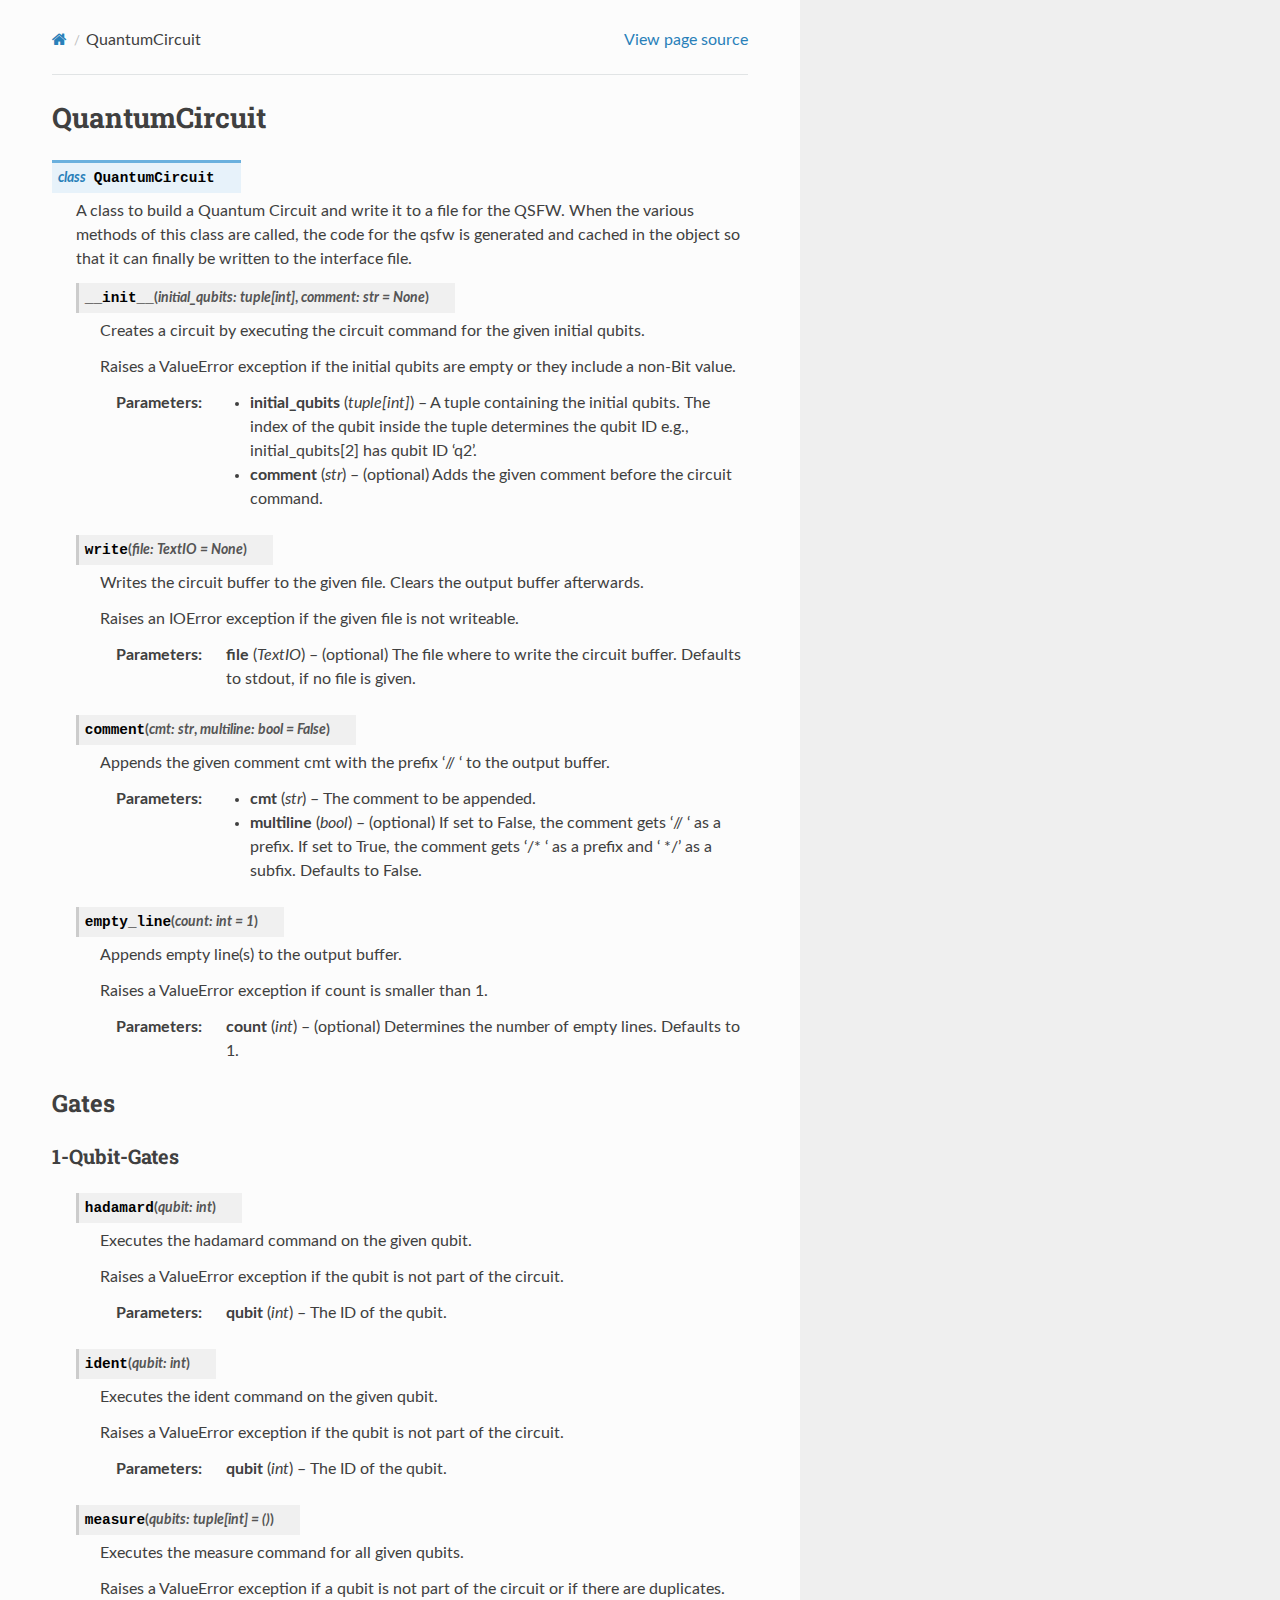
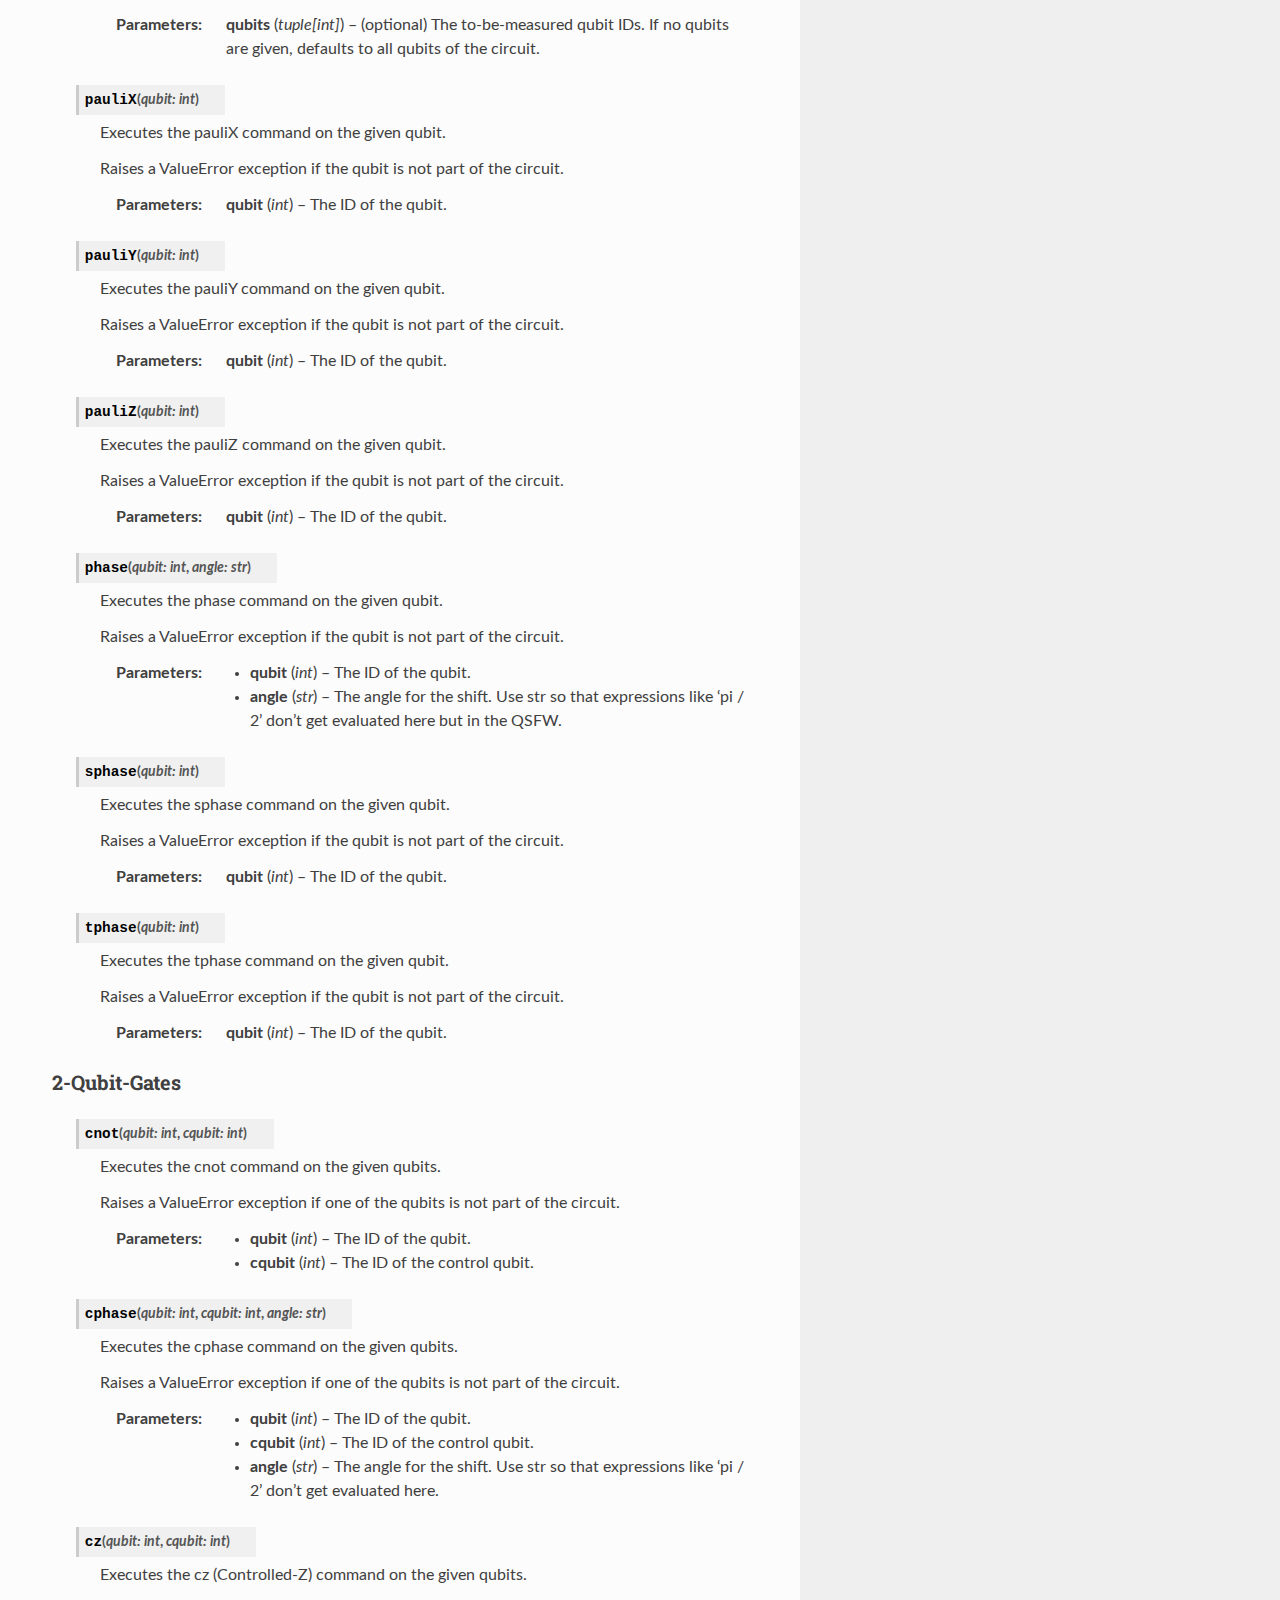
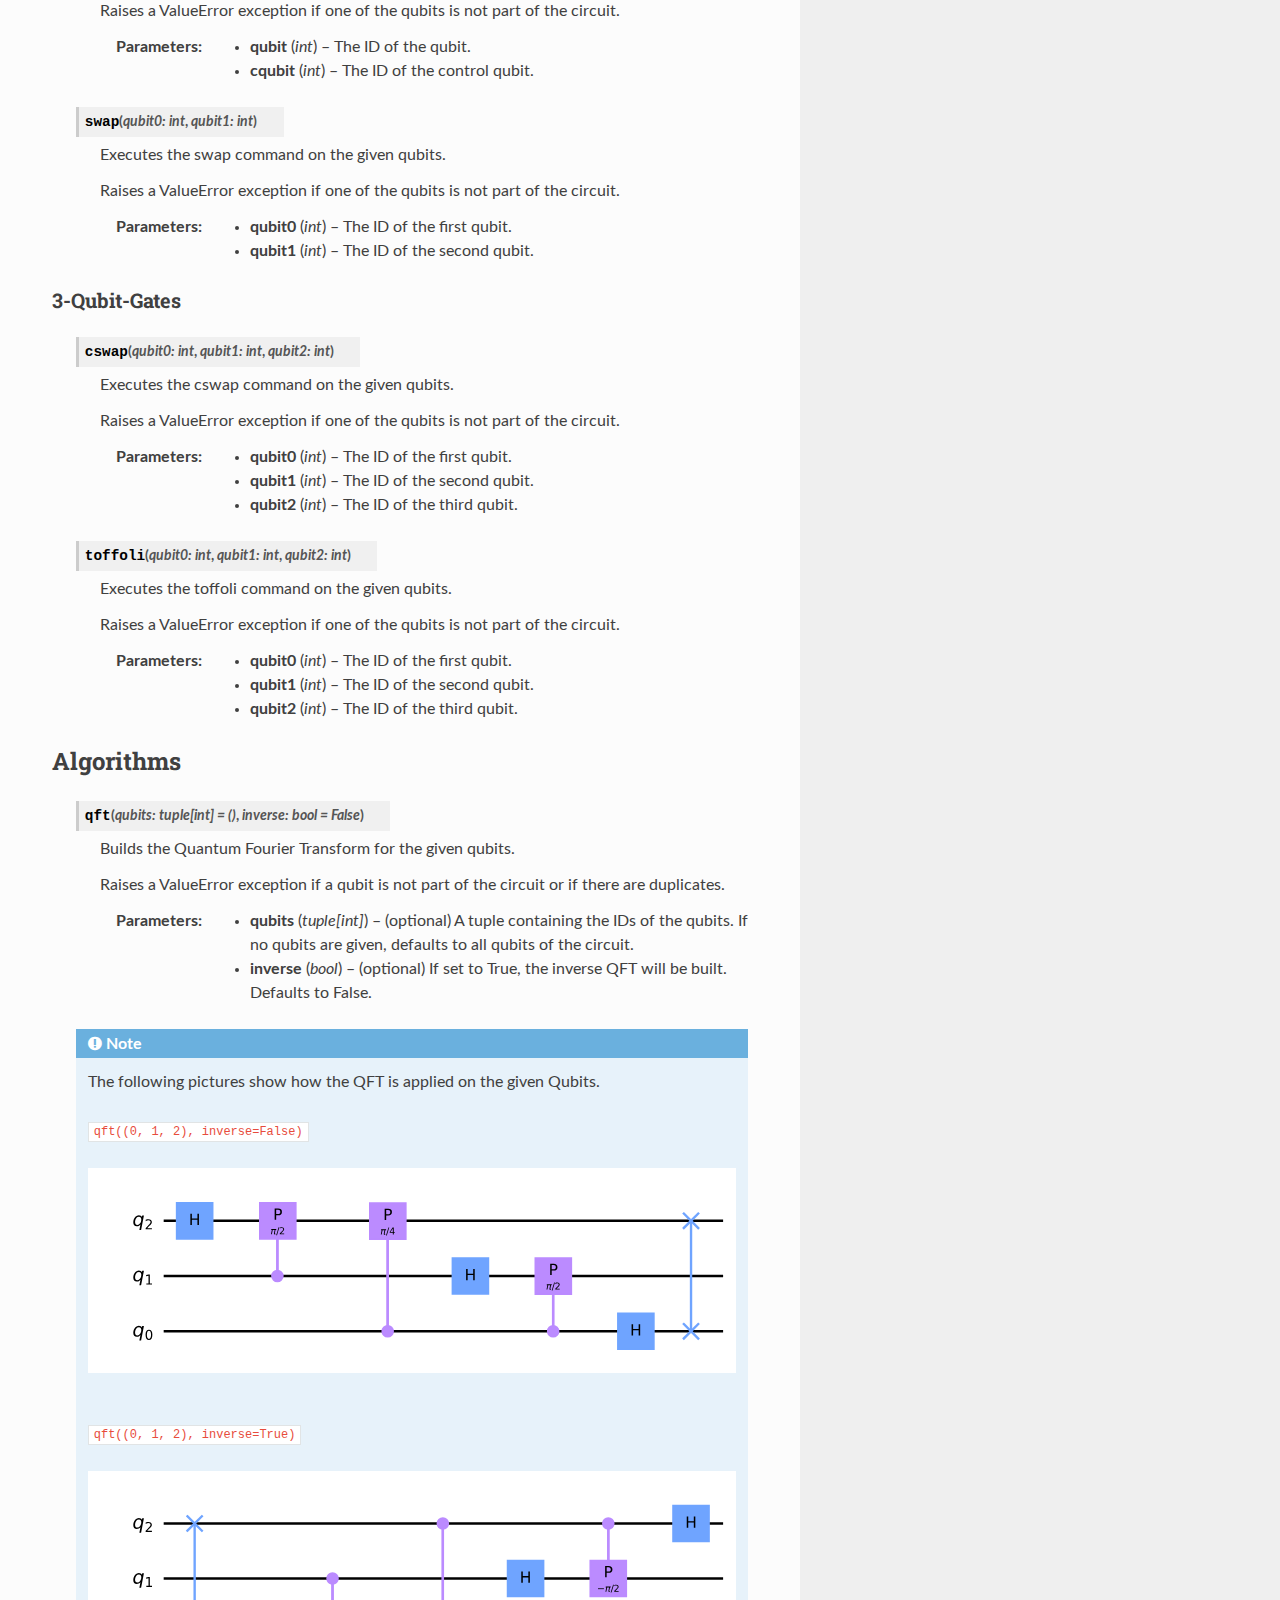
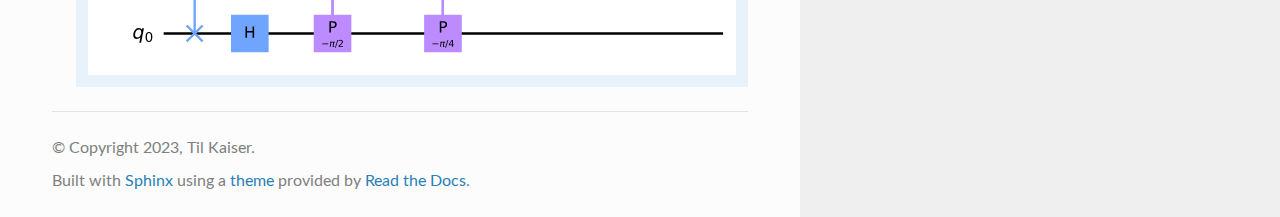
<file: docs/_build/html/index.html>
<!DOCTYPE html>
<html class="writer-html5" lang="en" >
<head>
  <meta charset="utf-8" /><meta name="generator" content="Docutils 0.19: https://docutils.sourceforge.io/" />

  <meta name="viewport" content="width=device-width, initial-scale=1.0" />
  <title>QuantumCircuit &mdash; QuantumCircuit  documentation</title>
      <link rel="stylesheet" href="_static/pygments.css" type="text/css" />
      <link rel="stylesheet" href="_static/css/theme.css" type="text/css" />
      <link rel="stylesheet" href="_static/css/custom.css" type="text/css" />
  
        <script data-url_root="./" id="documentation_options" src="_static/documentation_options.js"></script>
        <script src="_static/jquery.js"></script>
        <script src="_static/underscore.js"></script>
        <script src="_static/_sphinx_javascript_frameworks_compat.js"></script>
        <script src="_static/doctools.js"></script>
        <script src="_static/sphinx_highlight.js"></script>
    <script src="_static/js/theme.js"></script>
    <link rel="index" title="Index" href="genindex.html" />
    <link rel="search" title="Search" href="search.html" /> 
</head>

<body class="wy-body-for-nav"> 
  <div class="wy-grid-for-nav">
    <nav data-toggle="wy-nav-shift" class="wy-nav-side">
      <div class="wy-side-scroll">
        <div class="wy-side-nav-search" >

          
          
          <a href="#" class="icon icon-home">
            QuantumCircuit
          </a>
<div role="search">
  <form id="rtd-search-form" class="wy-form" action="search.html" method="get">
    <input type="text" name="q" placeholder="Search docs" aria-label="Search docs" />
    <input type="hidden" name="check_keywords" value="yes" />
    <input type="hidden" name="area" value="default" />
  </form>
</div>
        </div><div class="wy-menu wy-menu-vertical" data-spy="affix" role="navigation" aria-label="Navigation menu">
              <!-- Local TOC -->
              <div class="local-toc"><ul>
<li><a class="reference internal" href="#">QuantumCircuit</a><ul>
<li><a class="reference internal" href="#QuantumCircuit.circuit.QuantumCircuit"><code class="docutils literal notranslate"><span class="pre">QuantumCircuit</span></code></a><ul>
<li><a class="reference internal" href="#QuantumCircuit.circuit.QuantumCircuit.__init__"><code class="docutils literal notranslate"><span class="pre">QuantumCircuit.__init__()</span></code></a></li>
<li><a class="reference internal" href="#QuantumCircuit.circuit.QuantumCircuit.write"><code class="docutils literal notranslate"><span class="pre">QuantumCircuit.write()</span></code></a></li>
</ul>
</li>
<li><a class="reference internal" href="#QuantumCircuit._base.Base"><code class="docutils literal notranslate"><span class="pre">Base</span></code></a><ul>
<li><a class="reference internal" href="#QuantumCircuit._base.Base.comment"><code class="docutils literal notranslate"><span class="pre">Base.comment()</span></code></a></li>
<li><a class="reference internal" href="#QuantumCircuit._base.Base.empty_line"><code class="docutils literal notranslate"><span class="pre">Base.empty_line()</span></code></a></li>
</ul>
</li>
<li><a class="reference internal" href="#gates">Gates</a><ul>
<li><a class="reference internal" href="#qubit-gates">1-Qubit-Gates</a><ul>
<li><a class="reference internal" href="#QuantumCircuit._gates.__OneQubitGates"><code class="docutils literal notranslate"><span class="pre">__OneQubitGates</span></code></a><ul>
<li><a class="reference internal" href="#QuantumCircuit._gates.__OneQubitGates.hadamard"><code class="docutils literal notranslate"><span class="pre">__OneQubitGates.hadamard()</span></code></a></li>
<li><a class="reference internal" href="#QuantumCircuit._gates.__OneQubitGates.ident"><code class="docutils literal notranslate"><span class="pre">__OneQubitGates.ident()</span></code></a></li>
<li><a class="reference internal" href="#QuantumCircuit._gates.__OneQubitGates.measure"><code class="docutils literal notranslate"><span class="pre">__OneQubitGates.measure()</span></code></a></li>
<li><a class="reference internal" href="#QuantumCircuit._gates.__OneQubitGates.pauliX"><code class="docutils literal notranslate"><span class="pre">__OneQubitGates.pauliX()</span></code></a></li>
<li><a class="reference internal" href="#QuantumCircuit._gates.__OneQubitGates.pauliY"><code class="docutils literal notranslate"><span class="pre">__OneQubitGates.pauliY()</span></code></a></li>
<li><a class="reference internal" href="#QuantumCircuit._gates.__OneQubitGates.pauliZ"><code class="docutils literal notranslate"><span class="pre">__OneQubitGates.pauliZ()</span></code></a></li>
<li><a class="reference internal" href="#QuantumCircuit._gates.__OneQubitGates.phase"><code class="docutils literal notranslate"><span class="pre">__OneQubitGates.phase()</span></code></a></li>
<li><a class="reference internal" href="#QuantumCircuit._gates.__OneQubitGates.sphase"><code class="docutils literal notranslate"><span class="pre">__OneQubitGates.sphase()</span></code></a></li>
<li><a class="reference internal" href="#QuantumCircuit._gates.__OneQubitGates.tphase"><code class="docutils literal notranslate"><span class="pre">__OneQubitGates.tphase()</span></code></a></li>
</ul>
</li>
</ul>
</li>
<li><a class="reference internal" href="#id1">2-Qubit-Gates</a><ul>
<li><a class="reference internal" href="#QuantumCircuit._gates.__TwoQubitGates"><code class="docutils literal notranslate"><span class="pre">__TwoQubitGates</span></code></a><ul>
<li><a class="reference internal" href="#QuantumCircuit._gates.__TwoQubitGates.cnot"><code class="docutils literal notranslate"><span class="pre">__TwoQubitGates.cnot()</span></code></a></li>
<li><a class="reference internal" href="#QuantumCircuit._gates.__TwoQubitGates.cphase"><code class="docutils literal notranslate"><span class="pre">__TwoQubitGates.cphase()</span></code></a></li>
<li><a class="reference internal" href="#QuantumCircuit._gates.__TwoQubitGates.cz"><code class="docutils literal notranslate"><span class="pre">__TwoQubitGates.cz()</span></code></a></li>
<li><a class="reference internal" href="#QuantumCircuit._gates.__TwoQubitGates.swap"><code class="docutils literal notranslate"><span class="pre">__TwoQubitGates.swap()</span></code></a></li>
</ul>
</li>
</ul>
</li>
<li><a class="reference internal" href="#id2">3-Qubit-Gates</a><ul>
<li><a class="reference internal" href="#QuantumCircuit._gates.__ThreeQubitGates"><code class="docutils literal notranslate"><span class="pre">__ThreeQubitGates</span></code></a><ul>
<li><a class="reference internal" href="#QuantumCircuit._gates.__ThreeQubitGates.cswap"><code class="docutils literal notranslate"><span class="pre">__ThreeQubitGates.cswap()</span></code></a></li>
<li><a class="reference internal" href="#QuantumCircuit._gates.__ThreeQubitGates.toffoli"><code class="docutils literal notranslate"><span class="pre">__ThreeQubitGates.toffoli()</span></code></a></li>
</ul>
</li>
</ul>
</li>
</ul>
</li>
<li><a class="reference internal" href="#algorithms">Algorithms</a><ul>
<li><a class="reference internal" href="#QuantumCircuit._algorithms.Algorithms"><code class="docutils literal notranslate"><span class="pre">Algorithms</span></code></a><ul>
<li><a class="reference internal" href="#QuantumCircuit._algorithms.Algorithms.qft"><code class="docutils literal notranslate"><span class="pre">Algorithms.qft()</span></code></a></li>
</ul>
</li>
</ul>
</li>
</ul>
</li>
</ul>
</div>
        </div>
      </div>
    </nav>

    <section data-toggle="wy-nav-shift" class="wy-nav-content-wrap"><nav class="wy-nav-top" aria-label="Mobile navigation menu" >
          <i data-toggle="wy-nav-top" class="fa fa-bars"></i>
          <a href="#">QuantumCircuit</a>
      </nav>

      <div class="wy-nav-content">
        <div class="rst-content">
          <div role="navigation" aria-label="Page navigation">
  <ul class="wy-breadcrumbs">
      <li><a href="#" class="icon icon-home" aria-label="Home"></a></li>
      <li class="breadcrumb-item active">QuantumCircuit</li>
      <li class="wy-breadcrumbs-aside">
            <a href="_sources/index.rst.txt" rel="nofollow"> View page source</a>
      </li>
  </ul>
  <hr/>
</div>
          <div role="main" class="document" itemscope="itemscope" itemtype="http://schema.org/Article">
           <div itemprop="articleBody">
             
  <section id="quantumcircuit">
<h1>QuantumCircuit<a class="headerlink" href="#quantumcircuit" title="Permalink to this heading"></a></h1>
<dl class="py class">
<dt class="sig sig-object py" id="QuantumCircuit.circuit.QuantumCircuit">
<em class="property"><span class="pre">class</span><span class="w"> </span></em><span class="sig-name descname"><span class="pre">QuantumCircuit</span></span><a class="headerlink" href="#QuantumCircuit.circuit.QuantumCircuit" title="Permalink to this definition"></a></dt>
<dd><p>A class to build a Quantum Circuit and write it to a file for the QSFW.
When the various methods of this class are called, the code for the qsfw is generated
and cached in the object so that it can finally be written to the interface file.</p>
<dl class="py method">
<dt class="sig sig-object py" id="QuantumCircuit.circuit.QuantumCircuit.__init__">
<span class="sig-name descname"><span class="pre">__init__</span></span><span class="sig-paren">(</span><em class="sig-param"><span class="n"><span class="pre">initial_qubits</span></span><span class="p"><span class="pre">:</span></span><span class="w"> </span><span class="n"><span class="pre">tuple</span><span class="p"><span class="pre">[</span></span><span class="pre">int</span><span class="p"><span class="pre">]</span></span></span></em>, <em class="sig-param"><span class="n"><span class="pre">comment</span></span><span class="p"><span class="pre">:</span></span><span class="w"> </span><span class="n"><span class="pre">str</span></span><span class="w"> </span><span class="o"><span class="pre">=</span></span><span class="w"> </span><span class="default_value"><span class="pre">None</span></span></em><span class="sig-paren">)</span><a class="headerlink" href="#QuantumCircuit.circuit.QuantumCircuit.__init__" title="Permalink to this definition"></a></dt>
<dd><p>Creates a circuit by executing the circuit command for the given initial qubits.</p>
<p>Raises a ValueError exception if the initial qubits are empty or they include a non-Bit value.</p>
<dl class="field-list simple">
<dt class="field-odd">Parameters<span class="colon">:</span></dt>
<dd class="field-odd"><ul class="simple">
<li><p><strong>initial_qubits</strong> (<em>tuple</em><em>[</em><em>int</em><em>]</em>) – A tuple containing the initial qubits.
The index of the qubit inside the tuple determines the qubit ID e.g., initial_qubits[2] has qubit ID ‘q2’.</p></li>
<li><p><strong>comment</strong> (<em>str</em>) – (optional) Adds the given comment before the circuit command.</p></li>
</ul>
</dd>
</dl>
</dd></dl>

<dl class="py method">
<dt class="sig sig-object py" id="QuantumCircuit.circuit.QuantumCircuit.write">
<span class="sig-name descname"><span class="pre">write</span></span><span class="sig-paren">(</span><em class="sig-param"><span class="n"><span class="pre">file</span></span><span class="p"><span class="pre">:</span></span><span class="w"> </span><span class="n"><span class="pre">TextIO</span></span><span class="w"> </span><span class="o"><span class="pre">=</span></span><span class="w"> </span><span class="default_value"><span class="pre">None</span></span></em><span class="sig-paren">)</span><a class="headerlink" href="#QuantumCircuit.circuit.QuantumCircuit.write" title="Permalink to this definition"></a></dt>
<dd><p>Writes the circuit buffer to the given file. Clears the output buffer afterwards.</p>
<p>Raises an IOError exception if the given file is not writeable.</p>
<dl class="field-list simple">
<dt class="field-odd">Parameters<span class="colon">:</span></dt>
<dd class="field-odd"><p><strong>file</strong> (<em>TextIO</em>) – (optional) The file where to write the circuit buffer.
Defaults to stdout, if no file is given.</p>
</dd>
</dl>
</dd></dl>

</dd></dl>

<dl class="py class">
<dt class="sig sig-object py" id="QuantumCircuit._base.Base">
<em class="property"><span class="pre">class</span><span class="w"> </span></em><span class="sig-name descname"><span class="pre">Base</span></span><a class="headerlink" href="#QuantumCircuit._base.Base" title="Permalink to this definition"></a></dt>
<dd><dl class="py method">
<dt class="sig sig-object py" id="QuantumCircuit._base.Base.comment">
<span class="sig-name descname"><span class="pre">comment</span></span><span class="sig-paren">(</span><em class="sig-param"><span class="n"><span class="pre">cmt</span></span><span class="p"><span class="pre">:</span></span><span class="w"> </span><span class="n"><span class="pre">str</span></span></em>, <em class="sig-param"><span class="n"><span class="pre">multiline</span></span><span class="p"><span class="pre">:</span></span><span class="w"> </span><span class="n"><span class="pre">bool</span></span><span class="w"> </span><span class="o"><span class="pre">=</span></span><span class="w"> </span><span class="default_value"><span class="pre">False</span></span></em><span class="sig-paren">)</span><a class="headerlink" href="#QuantumCircuit._base.Base.comment" title="Permalink to this definition"></a></dt>
<dd><p>Appends the given comment cmt with the prefix ‘// ‘ to the output buffer.</p>
<dl class="field-list simple">
<dt class="field-odd">Parameters<span class="colon">:</span></dt>
<dd class="field-odd"><ul class="simple">
<li><p><strong>cmt</strong> (<em>str</em>) – The comment to be appended.</p></li>
<li><p><strong>multiline</strong> (<em>bool</em>) – (optional) If set to False, the comment gets ‘// ‘ as a prefix.
If set to True, the comment gets ‘/* ‘ as a prefix and ‘ */’ as a subfix. Defaults to False.</p></li>
</ul>
</dd>
</dl>
</dd></dl>

<dl class="py method">
<dt class="sig sig-object py" id="QuantumCircuit._base.Base.empty_line">
<span class="sig-name descname"><span class="pre">empty_line</span></span><span class="sig-paren">(</span><em class="sig-param"><span class="n"><span class="pre">count</span></span><span class="p"><span class="pre">:</span></span><span class="w"> </span><span class="n"><span class="pre">int</span></span><span class="w"> </span><span class="o"><span class="pre">=</span></span><span class="w"> </span><span class="default_value"><span class="pre">1</span></span></em><span class="sig-paren">)</span><a class="headerlink" href="#QuantumCircuit._base.Base.empty_line" title="Permalink to this definition"></a></dt>
<dd><p>Appends empty line(s) to the output buffer.</p>
<p>Raises a ValueError exception if count is smaller than 1.</p>
<dl class="field-list simple">
<dt class="field-odd">Parameters<span class="colon">:</span></dt>
<dd class="field-odd"><p><strong>count</strong> (<em>int</em>) – (optional) Determines the number of empty lines. Defaults to 1.</p>
</dd>
</dl>
</dd></dl>

</dd></dl>

<section id="gates">
<h2>Gates<a class="headerlink" href="#gates" title="Permalink to this heading"></a></h2>
<section id="qubit-gates">
<h3>1-Qubit-Gates<a class="headerlink" href="#qubit-gates" title="Permalink to this heading"></a></h3>
<dl class="py class">
<dt class="sig sig-object py" id="QuantumCircuit._gates.__OneQubitGates">
<em class="property"><span class="pre">class</span><span class="w"> </span></em><span class="sig-name descname"><span class="pre">__OneQubitGates</span></span><a class="headerlink" href="#QuantumCircuit._gates.__OneQubitGates" title="Permalink to this definition"></a></dt>
<dd><dl class="py method">
<dt class="sig sig-object py" id="QuantumCircuit._gates.__OneQubitGates.hadamard">
<span class="sig-name descname"><span class="pre">hadamard</span></span><span class="sig-paren">(</span><em class="sig-param"><span class="n"><span class="pre">qubit</span></span><span class="p"><span class="pre">:</span></span><span class="w"> </span><span class="n"><span class="pre">int</span></span></em><span class="sig-paren">)</span><a class="headerlink" href="#QuantumCircuit._gates.__OneQubitGates.hadamard" title="Permalink to this definition"></a></dt>
<dd><p>Executes the hadamard command on the given qubit.</p>
<p>Raises a ValueError exception if the qubit is not part of the circuit.</p>
<dl class="field-list simple">
<dt class="field-odd">Parameters<span class="colon">:</span></dt>
<dd class="field-odd"><p><strong>qubit</strong> (<em>int</em>) – The ID of the qubit.</p>
</dd>
</dl>
</dd></dl>

<dl class="py method">
<dt class="sig sig-object py" id="QuantumCircuit._gates.__OneQubitGates.ident">
<span class="sig-name descname"><span class="pre">ident</span></span><span class="sig-paren">(</span><em class="sig-param"><span class="n"><span class="pre">qubit</span></span><span class="p"><span class="pre">:</span></span><span class="w"> </span><span class="n"><span class="pre">int</span></span></em><span class="sig-paren">)</span><a class="headerlink" href="#QuantumCircuit._gates.__OneQubitGates.ident" title="Permalink to this definition"></a></dt>
<dd><p>Executes the ident command on the given qubit.</p>
<p>Raises a ValueError exception if the qubit is not part of the circuit.</p>
<dl class="field-list simple">
<dt class="field-odd">Parameters<span class="colon">:</span></dt>
<dd class="field-odd"><p><strong>qubit</strong> (<em>int</em>) – The ID of the qubit.</p>
</dd>
</dl>
</dd></dl>

<dl class="py method">
<dt class="sig sig-object py" id="QuantumCircuit._gates.__OneQubitGates.measure">
<span class="sig-name descname"><span class="pre">measure</span></span><span class="sig-paren">(</span><em class="sig-param"><span class="n"><span class="pre">qubits</span></span><span class="p"><span class="pre">:</span></span><span class="w"> </span><span class="n"><span class="pre">tuple</span><span class="p"><span class="pre">[</span></span><span class="pre">int</span><span class="p"><span class="pre">]</span></span></span><span class="w"> </span><span class="o"><span class="pre">=</span></span><span class="w"> </span><span class="default_value"><span class="pre">()</span></span></em><span class="sig-paren">)</span><a class="headerlink" href="#QuantumCircuit._gates.__OneQubitGates.measure" title="Permalink to this definition"></a></dt>
<dd><p>Executes the measure command for all given qubits.</p>
<p>Raises a ValueError exception if a qubit is not part of the circuit or if there are duplicates.</p>
<dl class="field-list simple">
<dt class="field-odd">Parameters<span class="colon">:</span></dt>
<dd class="field-odd"><p><strong>qubits</strong> (<em>tuple</em><em>[</em><em>int</em><em>]</em>) – (optional) The to-be-measured qubit IDs.
If no qubits are given, defaults to all qubits of the circuit.</p>
</dd>
</dl>
</dd></dl>

<dl class="py method">
<dt class="sig sig-object py" id="QuantumCircuit._gates.__OneQubitGates.pauliX">
<span class="sig-name descname"><span class="pre">pauliX</span></span><span class="sig-paren">(</span><em class="sig-param"><span class="n"><span class="pre">qubit</span></span><span class="p"><span class="pre">:</span></span><span class="w"> </span><span class="n"><span class="pre">int</span></span></em><span class="sig-paren">)</span><a class="headerlink" href="#QuantumCircuit._gates.__OneQubitGates.pauliX" title="Permalink to this definition"></a></dt>
<dd><p>Executes the pauliX command on the given qubit.</p>
<p>Raises a ValueError exception if the qubit is not part of the circuit.</p>
<dl class="field-list simple">
<dt class="field-odd">Parameters<span class="colon">:</span></dt>
<dd class="field-odd"><p><strong>qubit</strong> (<em>int</em>) – The ID of the qubit.</p>
</dd>
</dl>
</dd></dl>

<dl class="py method">
<dt class="sig sig-object py" id="QuantumCircuit._gates.__OneQubitGates.pauliY">
<span class="sig-name descname"><span class="pre">pauliY</span></span><span class="sig-paren">(</span><em class="sig-param"><span class="n"><span class="pre">qubit</span></span><span class="p"><span class="pre">:</span></span><span class="w"> </span><span class="n"><span class="pre">int</span></span></em><span class="sig-paren">)</span><a class="headerlink" href="#QuantumCircuit._gates.__OneQubitGates.pauliY" title="Permalink to this definition"></a></dt>
<dd><p>Executes the pauliY command on the given qubit.</p>
<p>Raises a ValueError exception if the qubit is not part of the circuit.</p>
<dl class="field-list simple">
<dt class="field-odd">Parameters<span class="colon">:</span></dt>
<dd class="field-odd"><p><strong>qubit</strong> (<em>int</em>) – The ID of the qubit.</p>
</dd>
</dl>
</dd></dl>

<dl class="py method">
<dt class="sig sig-object py" id="QuantumCircuit._gates.__OneQubitGates.pauliZ">
<span class="sig-name descname"><span class="pre">pauliZ</span></span><span class="sig-paren">(</span><em class="sig-param"><span class="n"><span class="pre">qubit</span></span><span class="p"><span class="pre">:</span></span><span class="w"> </span><span class="n"><span class="pre">int</span></span></em><span class="sig-paren">)</span><a class="headerlink" href="#QuantumCircuit._gates.__OneQubitGates.pauliZ" title="Permalink to this definition"></a></dt>
<dd><p>Executes the pauliZ command on the given qubit.</p>
<p>Raises a ValueError exception if the qubit is not part of the circuit.</p>
<dl class="field-list simple">
<dt class="field-odd">Parameters<span class="colon">:</span></dt>
<dd class="field-odd"><p><strong>qubit</strong> (<em>int</em>) – The ID of the qubit.</p>
</dd>
</dl>
</dd></dl>

<dl class="py method">
<dt class="sig sig-object py" id="QuantumCircuit._gates.__OneQubitGates.phase">
<span class="sig-name descname"><span class="pre">phase</span></span><span class="sig-paren">(</span><em class="sig-param"><span class="n"><span class="pre">qubit</span></span><span class="p"><span class="pre">:</span></span><span class="w"> </span><span class="n"><span class="pre">int</span></span></em>, <em class="sig-param"><span class="n"><span class="pre">angle</span></span><span class="p"><span class="pre">:</span></span><span class="w"> </span><span class="n"><span class="pre">str</span></span></em><span class="sig-paren">)</span><a class="headerlink" href="#QuantumCircuit._gates.__OneQubitGates.phase" title="Permalink to this definition"></a></dt>
<dd><p>Executes the phase command on the given qubit.</p>
<p>Raises a ValueError exception if the qubit is not part of the circuit.</p>
<dl class="field-list simple">
<dt class="field-odd">Parameters<span class="colon">:</span></dt>
<dd class="field-odd"><ul class="simple">
<li><p><strong>qubit</strong> (<em>int</em>) – The ID of the qubit.</p></li>
<li><p><strong>angle</strong> (<em>str</em>) – The angle for the shift. 
Use str so that expressions like ‘pi / 2’ 
don’t get evaluated here but in the QSFW.</p></li>
</ul>
</dd>
</dl>
</dd></dl>

<dl class="py method">
<dt class="sig sig-object py" id="QuantumCircuit._gates.__OneQubitGates.sphase">
<span class="sig-name descname"><span class="pre">sphase</span></span><span class="sig-paren">(</span><em class="sig-param"><span class="n"><span class="pre">qubit</span></span><span class="p"><span class="pre">:</span></span><span class="w"> </span><span class="n"><span class="pre">int</span></span></em><span class="sig-paren">)</span><a class="headerlink" href="#QuantumCircuit._gates.__OneQubitGates.sphase" title="Permalink to this definition"></a></dt>
<dd><p>Executes the sphase command on the given qubit.</p>
<p>Raises a ValueError exception if the qubit is not part of the circuit.</p>
<dl class="field-list simple">
<dt class="field-odd">Parameters<span class="colon">:</span></dt>
<dd class="field-odd"><p><strong>qubit</strong> (<em>int</em>) – The ID of the qubit.</p>
</dd>
</dl>
</dd></dl>

<dl class="py method">
<dt class="sig sig-object py" id="QuantumCircuit._gates.__OneQubitGates.tphase">
<span class="sig-name descname"><span class="pre">tphase</span></span><span class="sig-paren">(</span><em class="sig-param"><span class="n"><span class="pre">qubit</span></span><span class="p"><span class="pre">:</span></span><span class="w"> </span><span class="n"><span class="pre">int</span></span></em><span class="sig-paren">)</span><a class="headerlink" href="#QuantumCircuit._gates.__OneQubitGates.tphase" title="Permalink to this definition"></a></dt>
<dd><p>Executes the tphase command on the given qubit.</p>
<p>Raises a ValueError exception if the qubit is not part of the circuit.</p>
<dl class="field-list simple">
<dt class="field-odd">Parameters<span class="colon">:</span></dt>
<dd class="field-odd"><p><strong>qubit</strong> (<em>int</em>) – The ID of the qubit.</p>
</dd>
</dl>
</dd></dl>

</dd></dl>

</section>
<section id="id1">
<h3>2-Qubit-Gates<a class="headerlink" href="#id1" title="Permalink to this heading"></a></h3>
<dl class="py class">
<dt class="sig sig-object py" id="QuantumCircuit._gates.__TwoQubitGates">
<em class="property"><span class="pre">class</span><span class="w"> </span></em><span class="sig-name descname"><span class="pre">__TwoQubitGates</span></span><a class="headerlink" href="#QuantumCircuit._gates.__TwoQubitGates" title="Permalink to this definition"></a></dt>
<dd><dl class="py method">
<dt class="sig sig-object py" id="QuantumCircuit._gates.__TwoQubitGates.cnot">
<span class="sig-name descname"><span class="pre">cnot</span></span><span class="sig-paren">(</span><em class="sig-param"><span class="n"><span class="pre">qubit</span></span><span class="p"><span class="pre">:</span></span><span class="w"> </span><span class="n"><span class="pre">int</span></span></em>, <em class="sig-param"><span class="n"><span class="pre">cqubit</span></span><span class="p"><span class="pre">:</span></span><span class="w"> </span><span class="n"><span class="pre">int</span></span></em><span class="sig-paren">)</span><a class="headerlink" href="#QuantumCircuit._gates.__TwoQubitGates.cnot" title="Permalink to this definition"></a></dt>
<dd><p>Executes the cnot command on the given qubits.</p>
<p>Raises a ValueError exception if one of the qubits is not part of the circuit.</p>
<dl class="field-list simple">
<dt class="field-odd">Parameters<span class="colon">:</span></dt>
<dd class="field-odd"><ul class="simple">
<li><p><strong>qubit</strong> (<em>int</em>) – The ID of the qubit.</p></li>
<li><p><strong>cqubit</strong> (<em>int</em>) – The ID of the control qubit.</p></li>
</ul>
</dd>
</dl>
</dd></dl>

<dl class="py method">
<dt class="sig sig-object py" id="QuantumCircuit._gates.__TwoQubitGates.cphase">
<span class="sig-name descname"><span class="pre">cphase</span></span><span class="sig-paren">(</span><em class="sig-param"><span class="n"><span class="pre">qubit</span></span><span class="p"><span class="pre">:</span></span><span class="w"> </span><span class="n"><span class="pre">int</span></span></em>, <em class="sig-param"><span class="n"><span class="pre">cqubit</span></span><span class="p"><span class="pre">:</span></span><span class="w"> </span><span class="n"><span class="pre">int</span></span></em>, <em class="sig-param"><span class="n"><span class="pre">angle</span></span><span class="p"><span class="pre">:</span></span><span class="w"> </span><span class="n"><span class="pre">str</span></span></em><span class="sig-paren">)</span><a class="headerlink" href="#QuantumCircuit._gates.__TwoQubitGates.cphase" title="Permalink to this definition"></a></dt>
<dd><p>Executes the cphase command on the given qubits.</p>
<p>Raises a ValueError exception if one of the qubits is not part of the circuit.</p>
<dl class="field-list simple">
<dt class="field-odd">Parameters<span class="colon">:</span></dt>
<dd class="field-odd"><ul class="simple">
<li><p><strong>qubit</strong> (<em>int</em>) – The ID of the qubit.</p></li>
<li><p><strong>cqubit</strong> (<em>int</em>) – The ID of the control qubit.</p></li>
<li><p><strong>angle</strong> (<em>str</em>) – The angle for the shift. 
Use str so that expressions like ‘pi / 2’ don’t get evaluated here.</p></li>
</ul>
</dd>
</dl>
</dd></dl>

<dl class="py method">
<dt class="sig sig-object py" id="QuantumCircuit._gates.__TwoQubitGates.cz">
<span class="sig-name descname"><span class="pre">cz</span></span><span class="sig-paren">(</span><em class="sig-param"><span class="n"><span class="pre">qubit</span></span><span class="p"><span class="pre">:</span></span><span class="w"> </span><span class="n"><span class="pre">int</span></span></em>, <em class="sig-param"><span class="n"><span class="pre">cqubit</span></span><span class="p"><span class="pre">:</span></span><span class="w"> </span><span class="n"><span class="pre">int</span></span></em><span class="sig-paren">)</span><a class="headerlink" href="#QuantumCircuit._gates.__TwoQubitGates.cz" title="Permalink to this definition"></a></dt>
<dd><p>Executes the cz (Controlled-Z) command on the given qubits.</p>
<p>Raises a ValueError exception if one of the qubits is not part of the circuit.</p>
<dl class="field-list simple">
<dt class="field-odd">Parameters<span class="colon">:</span></dt>
<dd class="field-odd"><ul class="simple">
<li><p><strong>qubit</strong> (<em>int</em>) – The ID of the qubit.</p></li>
<li><p><strong>cqubit</strong> (<em>int</em>) – The ID of the control qubit.</p></li>
</ul>
</dd>
</dl>
</dd></dl>

<dl class="py method">
<dt class="sig sig-object py" id="QuantumCircuit._gates.__TwoQubitGates.swap">
<span class="sig-name descname"><span class="pre">swap</span></span><span class="sig-paren">(</span><em class="sig-param"><span class="n"><span class="pre">qubit0</span></span><span class="p"><span class="pre">:</span></span><span class="w"> </span><span class="n"><span class="pre">int</span></span></em>, <em class="sig-param"><span class="n"><span class="pre">qubit1</span></span><span class="p"><span class="pre">:</span></span><span class="w"> </span><span class="n"><span class="pre">int</span></span></em><span class="sig-paren">)</span><a class="headerlink" href="#QuantumCircuit._gates.__TwoQubitGates.swap" title="Permalink to this definition"></a></dt>
<dd><p>Executes the swap command on the given qubits.</p>
<p>Raises a ValueError exception if one of the qubits is not part of the circuit.</p>
<dl class="field-list simple">
<dt class="field-odd">Parameters<span class="colon">:</span></dt>
<dd class="field-odd"><ul class="simple">
<li><p><strong>qubit0</strong> (<em>int</em>) – The ID of the first qubit.</p></li>
<li><p><strong>qubit1</strong> (<em>int</em>) – The ID of the second qubit.</p></li>
</ul>
</dd>
</dl>
</dd></dl>

</dd></dl>

</section>
<section id="id2">
<h3>3-Qubit-Gates<a class="headerlink" href="#id2" title="Permalink to this heading"></a></h3>
<dl class="py class">
<dt class="sig sig-object py" id="QuantumCircuit._gates.__ThreeQubitGates">
<em class="property"><span class="pre">class</span><span class="w"> </span></em><span class="sig-name descname"><span class="pre">__ThreeQubitGates</span></span><a class="headerlink" href="#QuantumCircuit._gates.__ThreeQubitGates" title="Permalink to this definition"></a></dt>
<dd><dl class="py method">
<dt class="sig sig-object py" id="QuantumCircuit._gates.__ThreeQubitGates.cswap">
<span class="sig-name descname"><span class="pre">cswap</span></span><span class="sig-paren">(</span><em class="sig-param"><span class="n"><span class="pre">qubit0</span></span><span class="p"><span class="pre">:</span></span><span class="w"> </span><span class="n"><span class="pre">int</span></span></em>, <em class="sig-param"><span class="n"><span class="pre">qubit1</span></span><span class="p"><span class="pre">:</span></span><span class="w"> </span><span class="n"><span class="pre">int</span></span></em>, <em class="sig-param"><span class="n"><span class="pre">qubit2</span></span><span class="p"><span class="pre">:</span></span><span class="w"> </span><span class="n"><span class="pre">int</span></span></em><span class="sig-paren">)</span><a class="headerlink" href="#QuantumCircuit._gates.__ThreeQubitGates.cswap" title="Permalink to this definition"></a></dt>
<dd><p>Executes the cswap command on the given qubits.</p>
<p>Raises a ValueError exception if one of the qubits is not part of the circuit.</p>
<dl class="field-list simple">
<dt class="field-odd">Parameters<span class="colon">:</span></dt>
<dd class="field-odd"><ul class="simple">
<li><p><strong>qubit0</strong> (<em>int</em>) – The ID of the first qubit.</p></li>
<li><p><strong>qubit1</strong> (<em>int</em>) – The ID of the second qubit.</p></li>
<li><p><strong>qubit2</strong> (<em>int</em>) – The ID of the third qubit.</p></li>
</ul>
</dd>
</dl>
</dd></dl>

<dl class="py method">
<dt class="sig sig-object py" id="QuantumCircuit._gates.__ThreeQubitGates.toffoli">
<span class="sig-name descname"><span class="pre">toffoli</span></span><span class="sig-paren">(</span><em class="sig-param"><span class="n"><span class="pre">qubit0</span></span><span class="p"><span class="pre">:</span></span><span class="w"> </span><span class="n"><span class="pre">int</span></span></em>, <em class="sig-param"><span class="n"><span class="pre">qubit1</span></span><span class="p"><span class="pre">:</span></span><span class="w"> </span><span class="n"><span class="pre">int</span></span></em>, <em class="sig-param"><span class="n"><span class="pre">qubit2</span></span><span class="p"><span class="pre">:</span></span><span class="w"> </span><span class="n"><span class="pre">int</span></span></em><span class="sig-paren">)</span><a class="headerlink" href="#QuantumCircuit._gates.__ThreeQubitGates.toffoli" title="Permalink to this definition"></a></dt>
<dd><p>Executes the toffoli command on the given qubits.</p>
<p>Raises a ValueError exception if one of the qubits is not part of the circuit.</p>
<dl class="field-list simple">
<dt class="field-odd">Parameters<span class="colon">:</span></dt>
<dd class="field-odd"><ul class="simple">
<li><p><strong>qubit0</strong> (<em>int</em>) – The ID of the first qubit.</p></li>
<li><p><strong>qubit1</strong> (<em>int</em>) – The ID of the second qubit.</p></li>
<li><p><strong>qubit2</strong> (<em>int</em>) – The ID of the third qubit.</p></li>
</ul>
</dd>
</dl>
</dd></dl>

</dd></dl>

</section>
</section>
<section id="algorithms">
<h2>Algorithms<a class="headerlink" href="#algorithms" title="Permalink to this heading"></a></h2>
<dl class="py class">
<dt class="sig sig-object py" id="QuantumCircuit._algorithms.Algorithms">
<em class="property"><span class="pre">class</span><span class="w"> </span></em><span class="sig-name descname"><span class="pre">Algorithms</span></span><a class="headerlink" href="#QuantumCircuit._algorithms.Algorithms" title="Permalink to this definition"></a></dt>
<dd><dl class="py method">
<dt class="sig sig-object py" id="QuantumCircuit._algorithms.Algorithms.qft">
<span class="sig-name descname"><span class="pre">qft</span></span><span class="sig-paren">(</span><em class="sig-param"><span class="n"><span class="pre">qubits</span></span><span class="p"><span class="pre">:</span></span><span class="w"> </span><span class="n"><span class="pre">tuple</span><span class="p"><span class="pre">[</span></span><span class="pre">int</span><span class="p"><span class="pre">]</span></span></span><span class="w"> </span><span class="o"><span class="pre">=</span></span><span class="w"> </span><span class="default_value"><span class="pre">()</span></span></em>, <em class="sig-param"><span class="n"><span class="pre">inverse</span></span><span class="p"><span class="pre">:</span></span><span class="w"> </span><span class="n"><span class="pre">bool</span></span><span class="w"> </span><span class="o"><span class="pre">=</span></span><span class="w"> </span><span class="default_value"><span class="pre">False</span></span></em><span class="sig-paren">)</span><a class="headerlink" href="#QuantumCircuit._algorithms.Algorithms.qft" title="Permalink to this definition"></a></dt>
<dd><p>Builds the Quantum Fourier Transform for the given qubits.</p>
<p>Raises a ValueError exception if a qubit is not part of the circuit or if there are duplicates.</p>
<dl class="field-list simple">
<dt class="field-odd">Parameters<span class="colon">:</span></dt>
<dd class="field-odd"><ul class="simple">
<li><p><strong>qubits</strong> (<em>tuple</em><em>[</em><em>int</em><em>]</em>) – (optional) A tuple containing the IDs of the qubits.
If no qubits are given, defaults to all qubits of the circuit.</p></li>
<li><p><strong>inverse</strong> (<em>bool</em>) – (optional) If set to True, the inverse QFT will be built.
Defaults to False.</p></li>
</ul>
</dd>
</dl>
</dd></dl>

<div class="admonition note">
<p class="admonition-title">Note</p>
<div class="line-block">
<div class="line">The following pictures show how the QFT is applied on the given Qubits.</div>
<div class="line"><br /></div>
<div class="line"><code class="docutils literal notranslate"><span class="pre">qft((0,</span> <span class="pre">1,</span> <span class="pre">2),</span> <span class="pre">inverse=False)</span></code></div>
</div>
<img alt="_images/qft.svg" src="_images/qft.svg" /><div class="line-block">
<div class="line"><br /></div>
<div class="line"><br /></div>
<div class="line"><code class="docutils literal notranslate"><span class="pre">qft((0,</span> <span class="pre">1,</span> <span class="pre">2),</span> <span class="pre">inverse=True)</span></code></div>
</div>
<img alt="_images/iqft.svg" src="_images/iqft.svg" /></div>
</dd></dl>

</section>
</section>


           </div>
          </div>
          <footer>

  <hr/>

  <div role="contentinfo">
    <p>&#169; Copyright 2023, Til Kaiser.</p>
  </div>

  Built with <a href="https://www.sphinx-doc.org/">Sphinx</a> using a
    <a href="https://github.com/readthedocs/sphinx_rtd_theme">theme</a>
    provided by <a href="https://readthedocs.org">Read the Docs</a>.
   

</footer>
        </div>
      </div>
    </section>
  </div>
  <script>
      jQuery(function () {
          SphinxRtdTheme.Navigation.enable(true);
      });
  </script> 

</body>
</html>
</file>
<file: docs/_build/html/_static/pygments.css>
pre { line-height: 125%; }
td.linenos .normal { color: inherit; background-color: transparent; padding-left: 5px; padding-right: 5px; }
span.linenos { color: inherit; background-color: transparent; padding-left: 5px; padding-right: 5px; }
td.linenos .special { color: #000000; background-color: #ffffc0; padding-left: 5px; padding-right: 5px; }
span.linenos.special { color: #000000; background-color: #ffffc0; padding-left: 5px; padding-right: 5px; }
.highlight .hll { background-color: #ffffcc }
.highlight { background: #f8f8f8; }
.highlight .c { color: #3D7B7B; font-style: italic } /* Comment */
.highlight .err { border: 1px solid #FF0000 } /* Error */
.highlight .k { color: #008000; font-weight: bold } /* Keyword */
.highlight .o { color: #666666 } /* Operator */
.highlight .ch { color: #3D7B7B; font-style: italic } /* Comment.Hashbang */
.highlight .cm { color: #3D7B7B; font-style: italic } /* Comment.Multiline */
.highlight .cp { color: #9C6500 } /* Comment.Preproc */
.highlight .cpf { color: #3D7B7B; font-style: italic } /* Comment.PreprocFile */
.highlight .c1 { color: #3D7B7B; font-style: italic } /* Comment.Single */
.highlight .cs { color: #3D7B7B; font-style: italic } /* Comment.Special */
.highlight .gd { color: #A00000 } /* Generic.Deleted */
.highlight .ge { font-style: italic } /* Generic.Emph */
.highlight .gr { color: #E40000 } /* Generic.Error */
.highlight .gh { color: #000080; font-weight: bold } /* Generic.Heading */
.highlight .gi { color: #008400 } /* Generic.Inserted */
.highlight .go { color: #717171 } /* Generic.Output */
.highlight .gp { color: #000080; font-weight: bold } /* Generic.Prompt */
.highlight .gs { font-weight: bold } /* Generic.Strong */
.highlight .gu { color: #800080; font-weight: bold } /* Generic.Subheading */
.highlight .gt { color: #0044DD } /* Generic.Traceback */
.highlight .kc { color: #008000; font-weight: bold } /* Keyword.Constant */
.highlight .kd { color: #008000; font-weight: bold } /* Keyword.Declaration */
.highlight .kn { color: #008000; font-weight: bold } /* Keyword.Namespace */
.highlight .kp { color: #008000 } /* Keyword.Pseudo */
.highlight .kr { color: #008000; font-weight: bold } /* Keyword.Reserved */
.highlight .kt { color: #B00040 } /* Keyword.Type */
.highlight .m { color: #666666 } /* Literal.Number */
.highlight .s { color: #BA2121 } /* Literal.String */
.highlight .na { color: #687822 } /* Name.Attribute */
.highlight .nb { color: #008000 } /* Name.Builtin */
.highlight .nc { color: #0000FF; font-weight: bold } /* Name.Class */
.highlight .no { color: #880000 } /* Name.Constant */
.highlight .nd { color: #AA22FF } /* Name.Decorator */
.highlight .ni { color: #717171; font-weight: bold } /* Name.Entity */
.highlight .ne { color: #CB3F38; font-weight: bold } /* Name.Exception */
.highlight .nf { color: #0000FF } /* Name.Function */
.highlight .nl { color: #767600 } /* Name.Label */
.highlight .nn { color: #0000FF; font-weight: bold } /* Name.Namespace */
.highlight .nt { color: #008000; font-weight: bold } /* Name.Tag */
.highlight .nv { color: #19177C } /* Name.Variable */
.highlight .ow { color: #AA22FF; font-weight: bold } /* Operator.Word */
.highlight .w { color: #bbbbbb } /* Text.Whitespace */
.highlight .mb { color: #666666 } /* Literal.Number.Bin */
.highlight .mf { color: #666666 } /* Literal.Number.Float */
.highlight .mh { color: #666666 } /* Literal.Number.Hex */
.highlight .mi { color: #666666 } /* Literal.Number.Integer */
.highlight .mo { color: #666666 } /* Literal.Number.Oct */
.highlight .sa { color: #BA2121 } /* Literal.String.Affix */
.highlight .sb { color: #BA2121 } /* Literal.String.Backtick */
.highlight .sc { color: #BA2121 } /* Literal.String.Char */
.highlight .dl { color: #BA2121 } /* Literal.String.Delimiter */
.highlight .sd { color: #BA2121; font-style: italic } /* Literal.String.Doc */
.highlight .s2 { color: #BA2121 } /* Literal.String.Double */
.highlight .se { color: #AA5D1F; font-weight: bold } /* Literal.String.Escape */
.highlight .sh { color: #BA2121 } /* Literal.String.Heredoc */
.highlight .si { color: #A45A77; font-weight: bold } /* Literal.String.Interpol */
.highlight .sx { color: #008000 } /* Literal.String.Other */
.highlight .sr { color: #A45A77 } /* Literal.String.Regex */
.highlight .s1 { color: #BA2121 } /* Literal.String.Single */
.highlight .ss { color: #19177C } /* Literal.String.Symbol */
.highlight .bp { color: #008000 } /* Name.Builtin.Pseudo */
.highlight .fm { color: #0000FF } /* Name.Function.Magic */
.highlight .vc { color: #19177C } /* Name.Variable.Class */
.highlight .vg { color: #19177C } /* Name.Variable.Global */
.highlight .vi { color: #19177C } /* Name.Variable.Instance */
.highlight .vm { color: #19177C } /* Name.Variable.Magic */
.highlight .il { color: #666666 } /* Literal.Number.Integer.Long */
</file>
<file: docs/_build/html/_static/css/theme.css>
﻿html{box-sizing:border-box}*,*::after,*::before{box-sizing:inherit}article,aside,details,figcaption,figure,footer,header,hgroup,nav,section{display:block}audio,canvas,video{display:inline-block;*display:inline;*zoom:1}audio:not([controls]){display:none}[hidden]{display:none}*{-webkit-box-sizing:border-box;-moz-box-sizing:border-box;box-sizing:border-box}html{font-size:100%;-webkit-text-size-adjust:100%;-ms-text-size-adjust:100%}body{margin:0}a:hover,a:active{outline:0}abbr[title]{border-bottom:1px dotted}b,strong{font-weight:bold}blockquote{margin:0}dfn{font-style:italic}ins{background:#ff9;color:#000;text-decoration:none}mark{background:#ff0;color:#000;font-style:italic;font-weight:bold}pre,code,.rst-content tt,.rst-content code,kbd,samp{font-family:monospace,serif;_font-family:"courier new",monospace;font-size:1em}pre{white-space:pre}q{quotes:none}q:before,q:after{content:"";content:none}small{font-size:85%}sub,sup{font-size:75%;line-height:0;position:relative;vertical-align:baseline}sup{top:-0.5em}sub{bottom:-0.25em}ul,ol,dl{margin:0;padding:0;list-style:none;list-style-image:none}li{list-style:none}dd{margin:0}img{border:0;-ms-interpolation-mode:bicubic;vertical-align:middle;max-width:100%}svg:not(:root){overflow:hidden}figure{margin:0}form{margin:0}fieldset{border:0;margin:0;padding:0}label{cursor:pointer}legend{border:0;*margin-left:-7px;padding:0;white-space:normal}button,input,select,textarea{font-size:100%;margin:0;vertical-align:baseline;*vertical-align:middle}button,input{line-height:normal}button,input[type="button"],input[type="reset"],input[type="submit"]{cursor:pointer;-webkit-appearance:button;*overflow:visible}button[disabled],input[disabled]{cursor:default}input[type="checkbox"],input[type="radio"]{box-sizing:border-box;padding:0;*width:13px;*height:13px}input[type="search"]{-webkit-appearance:textfield;-moz-box-sizing:content-box;-webkit-box-sizing:content-box;box-sizing:content-box}input[type="search"]::-webkit-search-decoration,input[type="search"]::-webkit-search-cancel-button{-webkit-appearance:none}button::-moz-focus-inner,input::-moz-focus-inner{border:0;padding:0}textarea{overflow:auto;vertical-align:top;resize:vertical}table{border-collapse:collapse;border-spacing:0}td{vertical-align:top}.chromeframe{margin:.2em 0;background:#ccc;color:#000;padding:.2em 0}.ir{display:block;border:0;text-indent:-999em;overflow:hidden;background-color:transparent;background-repeat:no-repeat;text-align:left;direction:ltr;*line-height:0}.ir br{display:none}.hidden{display:none !important;visibility:hidden}.visuallyhidden{border:0;clip:rect(0 0 0 0);height:1px;margin:-1px;overflow:hidden;padding:0;position:absolute;width:1px}.visuallyhidden.focusable:active,.visuallyhidden.focusable:focus{clip:auto;height:auto;margin:0;overflow:visible;position:static;width:auto}.invisible{visibility:hidden}.relative{position:relative}big,small{font-size:100%}@media print{html,body,section{background:none !important}*{box-shadow:none !important;text-shadow:none !important;filter:none !important;-ms-filter:none !important}a,a:visited{text-decoration:underline}.ir a:after,a[href^="javascript:"]:after,a[href^="#"]:after{content:""}pre,blockquote{page-break-inside:avoid}thead{display:table-header-group}tr,img{page-break-inside:avoid}img{max-width:100% !important}@page{margin:.5cm}p,h2,.rst-content .toctree-wrapper>p.caption,h3{orphans:3;widows:3}h2,.rst-content .toctree-wrapper>p.caption,h3{page-break-after:avoid}}.fa:before,.wy-menu-vertical li button.toctree-expand:before,.wy-menu-vertical li.on a button.toctree-expand:before,.wy-menu-vertical li.current>a button.toctree-expand:before,.rst-content .admonition-title:before,.rst-content h1 .headerlink:before,.rst-content h2 .headerlink:before,.rst-content h3 .headerlink:before,.rst-content h4 .headerlink:before,.rst-content h5 .headerlink:before,.rst-content h6 .headerlink:before,.rst-content dl dt .headerlink:before,.rst-content p .headerlink:before,.rst-content p.caption .headerlink:before,.rst-content table>caption .headerlink:before,.rst-content .code-block-caption .headerlink:before,.rst-content .eqno .headerlink:before,.rst-content tt.download span:first-child:before,.rst-content code.download span:first-child:before,.icon:before,.wy-dropdown .caret:before,.wy-inline-validate.wy-inline-validate-success .wy-input-context:before,.wy-inline-validate.wy-inline-validate-danger .wy-input-context:before,.wy-inline-validate.wy-inline-validate-warning .wy-input-context:before,.wy-inline-validate.wy-inline-validate-info .wy-input-context:before,.wy-alert,.rst-content .note,.rst-content .attention,.rst-content .caution,.rst-content .danger,.rst-content .error,.rst-content .hint,.rst-content .important,.rst-content .tip,.rst-content .warning,.rst-content .seealso,.rst-content .admonition-todo,.rst-content .admonition,.btn,input[type="text"],input[type="password"],input[type="email"],input[type="url"],input[type="date"],input[type="month"],input[type="time"],input[type="datetime"],input[type="datetime-local"],input[type="week"],input[type="number"],input[type="search"],input[type="tel"],input[type="color"],select,textarea{-webkit-font-smoothing:antialiased}.clearfix{*zoom:1}.clearfix:before,.clearfix:after{display:table;content:""}.clearfix:after{clear:both}/*!
 *  Font Awesome 4.7.0 by @davegandy - http://fontawesome.io - @fontawesome
 *  License - http://fontawesome.io/license (Font: SIL OFL 1.1, CSS: MIT License)
 */@font-face{font-family:'FontAwesome';src:url("../fonts/fontawesome-webfont.eot?v=4.7.0");src:url("../fonts/fontawesome-webfont.eot?#iefix&v=4.7.0") format("embedded-opentype"),url("../fonts/fontawesome-webfont.woff2?v=4.7.0") format("woff2"),url("../fonts/fontawesome-webfont.woff?v=4.7.0") format("woff"),url("../fonts/fontawesome-webfont.ttf?v=4.7.0") format("truetype"),url("../fonts/fontawesome-webfont.svg?v=4.7.0#fontawesomeregular") format("svg");font-weight:normal;font-style:normal}.fa,.wy-menu-vertical li button.toctree-expand,.wy-menu-vertical li.on a button.toctree-expand,.wy-menu-vertical li.current>a button.toctree-expand,.rst-content .admonition-title,.rst-content h1 .headerlink,.rst-content h2 .headerlink,.rst-content h3 .headerlink,.rst-content h4 .headerlink,.rst-content h5 .headerlink,.rst-content h6 .headerlink,.rst-content dl dt .headerlink,.rst-content p .headerlink,.rst-content p.caption .headerlink,.rst-content table>caption .headerlink,.rst-content .code-block-caption .headerlink,.rst-content .eqno .headerlink,.rst-content tt.download span:first-child,.rst-content code.download span:first-child,.icon{display:inline-block;font:normal normal normal 14px/1 FontAwesome;font-size:inherit;text-rendering:auto;-webkit-font-smoothing:antialiased;-moz-osx-font-smoothing:grayscale}.fa-lg{font-size:1.3333333333em;line-height:.75em;vertical-align:-15%}.fa-2x{font-size:2em}.fa-3x{font-size:3em}.fa-4x{font-size:4em}.fa-5x{font-size:5em}.fa-fw{width:1.2857142857em;text-align:center}.fa-ul{padding-left:0;margin-left:2.1428571429em;list-style-type:none}.fa-ul>li{position:relative}.fa-li{position:absolute;left:-2.1428571429em;width:2.1428571429em;top:.1428571429em;text-align:center}.fa-li.fa-lg{left:-1.8571428571em}.fa-border{padding:.2em .25em .15em;border:solid 0.08em #eee;border-radius:.1em}.fa-pull-left{float:left}.fa-pull-right{float:right}.fa.fa-pull-left,.wy-menu-vertical li button.fa-pull-left.toctree-expand,.wy-menu-vertical li.on a button.fa-pull-left.toctree-expand,.wy-menu-vertical li.current>a button.fa-pull-left.toctree-expand,.rst-content .fa-pull-left.admonition-title,.rst-content h1 .fa-pull-left.headerlink,.rst-content h2 .fa-pull-left.headerlink,.rst-content h3 .fa-pull-left.headerlink,.rst-content h4 .fa-pull-left.headerlink,.rst-content h5 .fa-pull-left.headerlink,.rst-content h6 .fa-pull-left.headerlink,.rst-content dl dt .fa-pull-left.headerlink,.rst-content p .fa-pull-left.headerlink,.rst-content table>caption .fa-pull-left.headerlink,.rst-content .code-block-caption .fa-pull-left.headerlink,.rst-content .eqno .fa-pull-left.headerlink,.rst-content tt.download span.fa-pull-left:first-child,.rst-content code.download span.fa-pull-left:first-child,.fa-pull-left.icon{margin-right:.3em}.fa.fa-pull-right,.wy-menu-vertical li button.fa-pull-right.toctree-expand,.wy-menu-vertical li.on a button.fa-pull-right.toctree-expand,.wy-menu-vertical li.current>a button.fa-pull-right.toctree-expand,.rst-content .fa-pull-right.admonition-title,.rst-content h1 .fa-pull-right.headerlink,.rst-content h2 .fa-pull-right.headerlink,.rst-content h3 .fa-pull-right.headerlink,.rst-content h4 .fa-pull-right.headerlink,.rst-content h5 .fa-pull-right.headerlink,.rst-content h6 .fa-pull-right.headerlink,.rst-content dl dt .fa-pull-right.headerlink,.rst-content p .fa-pull-right.headerlink,.rst-content table>caption .fa-pull-right.headerlink,.rst-content .code-block-caption .fa-pull-right.headerlink,.rst-content .eqno .fa-pull-right.headerlink,.rst-content tt.download span.fa-pull-right:first-child,.rst-content code.download span.fa-pull-right:first-child,.fa-pull-right.icon{margin-left:.3em}.pull-right{float:right}.pull-left{float:left}.fa.pull-left,.wy-menu-vertical li button.pull-left.toctree-expand,.wy-menu-vertical li.on a button.pull-left.toctree-expand,.wy-menu-vertical li.current>a button.pull-left.toctree-expand,.rst-content .pull-left.admonition-title,.rst-content h1 .pull-left.headerlink,.rst-content h2 .pull-left.headerlink,.rst-content h3 .pull-left.headerlink,.rst-content h4 .pull-left.headerlink,.rst-content h5 .pull-left.headerlink,.rst-content h6 .pull-left.headerlink,.rst-content dl dt .pull-left.headerlink,.rst-content p .pull-left.headerlink,.rst-content table>caption .pull-left.headerlink,.rst-content .code-block-caption .pull-left.headerlink,.rst-content .eqno .pull-left.headerlink,.rst-content tt.download span.pull-left:first-child,.rst-content code.download span.pull-left:first-child,.pull-left.icon{margin-right:.3em}.fa.pull-right,.wy-menu-vertical li button.pull-right.toctree-expand,.wy-menu-vertical li.on a button.pull-right.toctree-expand,.wy-menu-vertical li.current>a button.pull-right.toctree-expand,.rst-content .pull-right.admonition-title,.rst-content h1 .pull-right.headerlink,.rst-content h2 .pull-right.headerlink,.rst-content h3 .pull-right.headerlink,.rst-content h4 .pull-right.headerlink,.rst-content h5 .pull-right.headerlink,.rst-content h6 .pull-right.headerlink,.rst-content dl dt .pull-right.headerlink,.rst-content p .pull-right.headerlink,.rst-content table>caption .pull-right.headerlink,.rst-content .code-block-caption .pull-right.headerlink,.rst-content .eqno .pull-right.headerlink,.rst-content tt.download span.pull-right:first-child,.rst-content code.download span.pull-right:first-child,.pull-right.icon{margin-left:.3em}.fa-spin{-webkit-animation:fa-spin 2s infinite linear;animation:fa-spin 2s infinite linear}.fa-pulse{-webkit-animation:fa-spin 1s infinite steps(8);animation:fa-spin 1s infinite steps(8)}@-webkit-keyframes fa-spin{0%{-webkit-transform:rotate(0deg);transform:rotate(0deg)}100%{-webkit-transform:rotate(359deg);transform:rotate(359deg)}}@keyframes fa-spin{0%{-webkit-transform:rotate(0deg);transform:rotate(0deg)}100%{-webkit-transform:rotate(359deg);transform:rotate(359deg)}}.fa-rotate-90{-ms-filter:"progid:DXImageTransform.Microsoft.BasicImage(rotation=1)";-webkit-transform:rotate(90deg);-ms-transform:rotate(90deg);transform:rotate(90deg)}.fa-rotate-180{-ms-filter:"progid:DXImageTransform.Microsoft.BasicImage(rotation=2)";-webkit-transform:rotate(180deg);-ms-transform:rotate(180deg);transform:rotate(180deg)}.fa-rotate-270{-ms-filter:"progid:DXImageTransform.Microsoft.BasicImage(rotation=3)";-webkit-transform:rotate(270deg);-ms-transform:rotate(270deg);transform:rotate(270deg)}.fa-flip-horizontal{-ms-filter:"progid:DXImageTransform.Microsoft.BasicImage(rotation=0, mirror=1)";-webkit-transform:scale(-1, 1);-ms-transform:scale(-1, 1);transform:scale(-1, 1)}.fa-flip-vertical{-ms-filter:"progid:DXImageTransform.Microsoft.BasicImage(rotation=2, mirror=1)";-webkit-transform:scale(1, -1);-ms-transform:scale(1, -1);transform:scale(1, -1)}:root .fa-rotate-90,:root .fa-rotate-180,:root .fa-rotate-270,:root .fa-flip-horizontal,:root .fa-flip-vertical{filter:none}.fa-stack{position:relative;display:inline-block;width:2em;height:2em;line-height:2em;vertical-align:middle}.fa-stack-1x,.fa-stack-2x{position:absolute;left:0;width:100%;text-align:center}.fa-stack-1x{line-height:inherit}.fa-stack-2x{font-size:2em}.fa-inverse{color:#fff}.fa-glass:before{content:""}.fa-music:before{content:""}.fa-search:before,.icon-search:before{content:""}.fa-envelope-o:before{content:""}.fa-heart:before{content:""}.fa-star:before{content:""}.fa-star-o:before{content:""}.fa-user:before{content:""}.fa-film:before{content:""}.fa-th-large:before{content:""}.fa-th:before{content:""}.fa-th-list:before{content:""}.fa-check:before{content:""}.fa-remove:before,.fa-close:before,.fa-times:before{content:""}.fa-search-plus:before{content:""}.fa-search-minus:before{content:""}.fa-power-off:before{content:""}.fa-signal:before{content:""}.fa-gear:before,.fa-cog:before{content:""}.fa-trash-o:before{content:""}.fa-home:before,.icon-home:before{content:""}.fa-file-o:before{content:""}.fa-clock-o:before{content:""}.fa-road:before{content:""}.fa-download:before,.rst-content tt.download span:first-child:before,.rst-content code.download span:first-child:before{content:""}.fa-arrow-circle-o-down:before{content:""}.fa-arrow-circle-o-up:before{content:""}.fa-inbox:before{content:""}.fa-play-circle-o:before{content:""}.fa-rotate-right:before,.fa-repeat:before{content:""}.fa-refresh:before{content:""}.fa-list-alt:before{content:""}.fa-lock:before{content:""}.fa-flag:before{content:""}.fa-headphones:before{content:""}.fa-volume-off:before{content:""}.fa-volume-down:before{content:""}.fa-volume-up:before{content:""}.fa-qrcode:before{content:""}.fa-barcode:before{content:""}.fa-tag:before{content:""}.fa-tags:before{content:""}.fa-book:before,.icon-book:before{content:""}.fa-bookmark:before{content:""}.fa-print:before{content:""}.fa-camera:before{content:""}.fa-font:before{content:""}.fa-bold:before{content:""}.fa-italic:before{content:""}.fa-text-height:before{content:""}.fa-text-width:before{content:""}.fa-align-left:before{content:""}.fa-align-center:before{content:""}.fa-align-right:before{content:""}.fa-align-justify:before{content:""}.fa-list:before{content:""}.fa-dedent:before,.fa-outdent:before{content:""}.fa-indent:before{content:""}.fa-video-camera:before{content:""}.fa-photo:before,.fa-image:before,.fa-picture-o:before{content:""}.fa-pencil:before{content:""}.fa-map-marker:before{content:""}.fa-adjust:before{content:""}.fa-tint:before{content:""}.fa-edit:before,.fa-pencil-square-o:before{content:""}.fa-share-square-o:before{content:""}.fa-check-square-o:before{content:""}.fa-arrows:before{content:""}.fa-step-backward:before{content:""}.fa-fast-backward:before{content:""}.fa-backward:before{content:""}.fa-play:before{content:""}.fa-pause:before{content:""}.fa-stop:before{content:""}.fa-forward:before{content:""}.fa-fast-forward:before{content:""}.fa-step-forward:before{content:""}.fa-eject:before{content:""}.fa-chevron-left:before{content:""}.fa-chevron-right:before{content:""}.fa-plus-circle:before{content:""}.fa-minus-circle:before{content:""}.fa-times-circle:before,.wy-inline-validate.wy-inline-validate-danger .wy-input-context:before{content:""}.fa-check-circle:before,.wy-inline-validate.wy-inline-validate-success .wy-input-context:before{content:""}.fa-question-circle:before{content:""}.fa-info-circle:before{content:""}.fa-crosshairs:before{content:""}.fa-times-circle-o:before{content:""}.fa-check-circle-o:before{content:""}.fa-ban:before{content:""}.fa-arrow-left:before{content:""}.fa-arrow-right:before{content:""}.fa-arrow-up:before{content:""}.fa-arrow-down:before{content:""}.fa-mail-forward:before,.fa-share:before{content:""}.fa-expand:before{content:""}.fa-compress:before{content:""}.fa-plus:before{content:""}.fa-minus:before{content:""}.fa-asterisk:before{content:""}.fa-exclamation-circle:before,.wy-inline-validate.wy-inline-validate-warning .wy-input-context:before,.wy-inline-validate.wy-inline-validate-info .wy-input-context:before,.rst-content .admonition-title:before{content:""}.fa-gift:before{content:""}.fa-leaf:before{content:""}.fa-fire:before,.icon-fire:before{content:""}.fa-eye:before{content:""}.fa-eye-slash:before{content:""}.fa-warning:before,.fa-exclamation-triangle:before{content:""}.fa-plane:before{content:""}.fa-calendar:before{content:""}.fa-random:before{content:""}.fa-comment:before{content:""}.fa-magnet:before{content:""}.fa-chevron-up:before{content:""}.fa-chevron-down:before{content:""}.fa-retweet:before{content:""}.fa-shopping-cart:before{content:""}.fa-folder:before{content:""}.fa-folder-open:before{content:""}.fa-arrows-v:before{content:""}.fa-arrows-h:before{content:""}.fa-bar-chart-o:before,.fa-bar-chart:before{content:""}.fa-twitter-square:before{content:""}.fa-facebook-square:before{content:""}.fa-camera-retro:before{content:""}.fa-key:before{content:""}.fa-gears:before,.fa-cogs:before{content:""}.fa-comments:before{content:""}.fa-thumbs-o-up:before{content:""}.fa-thumbs-o-down:before{content:""}.fa-star-half:before{content:""}.fa-heart-o:before{content:""}.fa-sign-out:before{content:""}.fa-linkedin-square:before{content:""}.fa-thumb-tack:before{content:""}.fa-external-link:before{content:""}.fa-sign-in:before{content:""}.fa-trophy:before{content:""}.fa-github-square:before{content:""}.fa-upload:before{content:""}.fa-lemon-o:before{content:""}.fa-phone:before{content:""}.fa-square-o:before{content:""}.fa-bookmark-o:before{content:""}.fa-phone-square:before{content:""}.fa-twitter:before{content:""}.fa-facebook-f:before,.fa-facebook:before{content:""}.fa-github:before,.icon-github:before{content:""}.fa-unlock:before{content:""}.fa-credit-card:before{content:""}.fa-feed:before,.fa-rss:before{content:""}.fa-hdd-o:before{content:""}.fa-bullhorn:before{content:""}.fa-bell:before{content:""}.fa-certificate:before{content:""}.fa-hand-o-right:before{content:""}.fa-hand-o-left:before{content:""}.fa-hand-o-up:before{content:""}.fa-hand-o-down:before{content:""}.fa-arrow-circle-left:before,.icon-circle-arrow-left:before{content:""}.fa-arrow-circle-right:before,.icon-circle-arrow-right:before{content:""}.fa-arrow-circle-up:before{content:""}.fa-arrow-circle-down:before{content:""}.fa-globe:before{content:""}.fa-wrench:before{content:""}.fa-tasks:before{content:""}.fa-filter:before{content:""}.fa-briefcase:before{content:""}.fa-arrows-alt:before{content:""}.fa-group:before,.fa-users:before{content:""}.fa-chain:before,.fa-link:before,.icon-link:before{content:""}.fa-cloud:before{content:""}.fa-flask:before{content:""}.fa-cut:before,.fa-scissors:before{content:""}.fa-copy:before,.fa-files-o:before{content:""}.fa-paperclip:before{content:""}.fa-save:before,.fa-floppy-o:before{content:""}.fa-square:before{content:""}.fa-navicon:before,.fa-reorder:before,.fa-bars:before{content:""}.fa-list-ul:before{content:""}.fa-list-ol:before{content:""}.fa-strikethrough:before{content:""}.fa-underline:before{content:""}.fa-table:before{content:""}.fa-magic:before{content:""}.fa-truck:before{content:""}.fa-pinterest:before{content:""}.fa-pinterest-square:before{content:""}.fa-google-plus-square:before{content:""}.fa-google-plus:before{content:""}.fa-money:before{content:""}.fa-caret-down:before,.wy-dropdown .caret:before,.icon-caret-down:before{content:""}.fa-caret-up:before{content:""}.fa-caret-left:before{content:""}.fa-caret-right:before{content:""}.fa-columns:before{content:""}.fa-unsorted:before,.fa-sort:before{content:""}.fa-sort-down:before,.fa-sort-desc:before{content:""}.fa-sort-up:before,.fa-sort-asc:before{content:""}.fa-envelope:before{content:""}.fa-linkedin:before{content:""}.fa-rotate-left:before,.fa-undo:before{content:""}.fa-legal:before,.fa-gavel:before{content:""}.fa-dashboard:before,.fa-tachometer:before{content:""}.fa-comment-o:before{content:""}.fa-comments-o:before{content:""}.fa-flash:before,.fa-bolt:before{content:""}.fa-sitemap:before{content:""}.fa-umbrella:before{content:""}.fa-paste:before,.fa-clipboard:before{content:""}.fa-lightbulb-o:before{content:""}.fa-exchange:before{content:""}.fa-cloud-download:before{content:""}.fa-cloud-upload:before{content:""}.fa-user-md:before{content:""}.fa-stethoscope:before{content:""}.fa-suitcase:before{content:""}.fa-bell-o:before{content:""}.fa-coffee:before{content:""}.fa-cutlery:before{content:""}.fa-file-text-o:before{content:""}.fa-building-o:before{content:""}.fa-hospital-o:before{content:""}.fa-ambulance:before{content:""}.fa-medkit:before{content:""}.fa-fighter-jet:before{content:""}.fa-beer:before{content:""}.fa-h-square:before{content:""}.fa-plus-square:before{content:""}.fa-angle-double-left:before{content:""}.fa-angle-double-right:before{content:""}.fa-angle-double-up:before{content:""}.fa-angle-double-down:before{content:""}.fa-angle-left:before{content:""}.fa-angle-right:before{content:""}.fa-angle-up:before{content:""}.fa-angle-down:before{content:""}.fa-desktop:before{content:""}.fa-laptop:before{content:""}.fa-tablet:before{content:""}.fa-mobile-phone:before,.fa-mobile:before{content:""}.fa-circle-o:before{content:""}.fa-quote-left:before{content:""}.fa-quote-right:before{content:""}.fa-spinner:before{content:""}.fa-circle:before{content:""}.fa-mail-reply:before,.fa-reply:before{content:""}.fa-github-alt:before{content:""}.fa-folder-o:before{content:""}.fa-folder-open-o:before{content:""}.fa-smile-o:before{content:""}.fa-frown-o:before{content:""}.fa-meh-o:before{content:""}.fa-gamepad:before{content:""}.fa-keyboard-o:before{content:""}.fa-flag-o:before{content:""}.fa-flag-checkered:before{content:""}.fa-terminal:before{content:""}.fa-code:before{content:""}.fa-mail-reply-all:before,.fa-reply-all:before{content:""}.fa-star-half-empty:before,.fa-star-half-full:before,.fa-star-half-o:before{content:""}.fa-location-arrow:before{content:""}.fa-crop:before{content:""}.fa-code-fork:before{content:""}.fa-unlink:before,.fa-chain-broken:before{content:""}.fa-question:before{content:""}.fa-info:before{content:""}.fa-exclamation:before{content:""}.fa-superscript:before{content:""}.fa-subscript:before{content:""}.fa-eraser:before{content:""}.fa-puzzle-piece:before{content:""}.fa-microphone:before{content:""}.fa-microphone-slash:before{content:""}.fa-shield:before{content:""}.fa-calendar-o:before{content:""}.fa-fire-extinguisher:before{content:""}.fa-rocket:before{content:""}.fa-maxcdn:before{content:""}.fa-chevron-circle-left:before{content:""}.fa-chevron-circle-right:before{content:""}.fa-chevron-circle-up:before{content:""}.fa-chevron-circle-down:before{content:""}.fa-html5:before{content:""}.fa-css3:before{content:""}.fa-anchor:before{content:""}.fa-unlock-alt:before{content:""}.fa-bullseye:before{content:""}.fa-ellipsis-h:before{content:""}.fa-ellipsis-v:before{content:""}.fa-rss-square:before{content:""}.fa-play-circle:before{content:""}.fa-ticket:before{content:""}.fa-minus-square:before{content:""}.fa-minus-square-o:before,.wy-menu-vertical li.on a button.toctree-expand:before,.wy-menu-vertical li.current>a button.toctree-expand:before{content:""}.fa-level-up:before{content:""}.fa-level-down:before{content:""}.fa-check-square:before{content:""}.fa-pencil-square:before{content:""}.fa-external-link-square:before{content:""}.fa-share-square:before{content:""}.fa-compass:before{content:""}.fa-toggle-down:before,.fa-caret-square-o-down:before{content:""}.fa-toggle-up:before,.fa-caret-square-o-up:before{content:""}.fa-toggle-right:before,.fa-caret-square-o-right:before{content:""}.fa-euro:before,.fa-eur:before{content:""}.fa-gbp:before{content:""}.fa-dollar:before,.fa-usd:before{content:""}.fa-rupee:before,.fa-inr:before{content:""}.fa-cny:before,.fa-rmb:before,.fa-yen:before,.fa-jpy:before{content:""}.fa-ruble:before,.fa-rouble:before,.fa-rub:before{content:""}.fa-won:before,.fa-krw:before{content:""}.fa-bitcoin:before,.fa-btc:before{content:""}.fa-file:before{content:""}.fa-file-text:before{content:""}.fa-sort-alpha-asc:before{content:""}.fa-sort-alpha-desc:before{content:""}.fa-sort-amount-asc:before{content:""}.fa-sort-amount-desc:before{content:""}.fa-sort-numeric-asc:before{content:""}.fa-sort-numeric-desc:before{content:""}.fa-thumbs-up:before{content:""}.fa-thumbs-down:before{content:""}.fa-youtube-square:before{content:""}.fa-youtube:before{content:""}.fa-xing:before{content:""}.fa-xing-square:before{content:""}.fa-youtube-play:before{content:""}.fa-dropbox:before{content:""}.fa-stack-overflow:before{content:""}.fa-instagram:before{content:""}.fa-flickr:before{content:""}.fa-adn:before{content:""}.fa-bitbucket:before,.icon-bitbucket:before{content:""}.fa-bitbucket-square:before{content:""}.fa-tumblr:before{content:""}.fa-tumblr-square:before{content:""}.fa-long-arrow-down:before{content:""}.fa-long-arrow-up:before{content:""}.fa-long-arrow-left:before{content:""}.fa-long-arrow-right:before{content:""}.fa-apple:before{content:""}.fa-windows:before{content:""}.fa-android:before{content:""}.fa-linux:before{content:""}.fa-dribbble:before{content:""}.fa-skype:before{content:""}.fa-foursquare:before{content:""}.fa-trello:before{content:""}.fa-female:before{content:""}.fa-male:before{content:""}.fa-gittip:before,.fa-gratipay:before{content:""}.fa-sun-o:before{content:""}.fa-moon-o:before{content:""}.fa-archive:before{content:""}.fa-bug:before{content:""}.fa-vk:before{content:""}.fa-weibo:before{content:""}.fa-renren:before{content:""}.fa-pagelines:before{content:""}.fa-stack-exchange:before{content:""}.fa-arrow-circle-o-right:before{content:""}.fa-arrow-circle-o-left:before{content:""}.fa-toggle-left:before,.fa-caret-square-o-left:before{content:""}.fa-dot-circle-o:before{content:""}.fa-wheelchair:before{content:""}.fa-vimeo-square:before{content:""}.fa-turkish-lira:before,.fa-try:before{content:""}.fa-plus-square-o:before,.wy-menu-vertical li button.toctree-expand:before{content:""}.fa-space-shuttle:before{content:""}.fa-slack:before{content:""}.fa-envelope-square:before{content:""}.fa-wordpress:before{content:""}.fa-openid:before{content:""}.fa-institution:before,.fa-bank:before,.fa-university:before{content:""}.fa-mortar-board:before,.fa-graduation-cap:before{content:""}.fa-yahoo:before{content:""}.fa-google:before{content:""}.fa-reddit:before{content:""}.fa-reddit-square:before{content:""}.fa-stumbleupon-circle:before{content:""}.fa-stumbleupon:before{content:""}.fa-delicious:before{content:""}.fa-digg:before{content:""}.fa-pied-piper-pp:before{content:""}.fa-pied-piper-alt:before{content:""}.fa-drupal:before{content:""}.fa-joomla:before{content:""}.fa-language:before{content:""}.fa-fax:before{content:""}.fa-building:before{content:""}.fa-child:before{content:""}.fa-paw:before{content:""}.fa-spoon:before{content:""}.fa-cube:before{content:""}.fa-cubes:before{content:""}.fa-behance:before{content:""}.fa-behance-square:before{content:""}.fa-steam:before{content:""}.fa-steam-square:before{content:""}.fa-recycle:before{content:""}.fa-automobile:before,.fa-car:before{content:""}.fa-cab:before,.fa-taxi:before{content:""}.fa-tree:before{content:""}.fa-spotify:before{content:""}.fa-deviantart:before{content:""}.fa-soundcloud:before{content:""}.fa-database:before{content:""}.fa-file-pdf-o:before{content:""}.fa-file-word-o:before{content:""}.fa-file-excel-o:before{content:""}.fa-file-powerpoint-o:before{content:""}.fa-file-photo-o:before,.fa-file-picture-o:before,.fa-file-image-o:before{content:""}.fa-file-zip-o:before,.fa-file-archive-o:before{content:""}.fa-file-sound-o:before,.fa-file-audio-o:before{content:""}.fa-file-movie-o:before,.fa-file-video-o:before{content:""}.fa-file-code-o:before{content:""}.fa-vine:before{content:""}.fa-codepen:before{content:""}.fa-jsfiddle:before{content:""}.fa-life-bouy:before,.fa-life-buoy:before,.fa-life-saver:before,.fa-support:before,.fa-life-ring:before{content:""}.fa-circle-o-notch:before{content:""}.fa-ra:before,.fa-resistance:before,.fa-rebel:before{content:""}.fa-ge:before,.fa-empire:before{content:""}.fa-git-square:before{content:""}.fa-git:before{content:""}.fa-y-combinator-square:before,.fa-yc-square:before,.fa-hacker-news:before{content:""}.fa-tencent-weibo:before{content:""}.fa-qq:before{content:""}.fa-wechat:before,.fa-weixin:before{content:""}.fa-send:before,.fa-paper-plane:before{content:""}.fa-send-o:before,.fa-paper-plane-o:before{content:""}.fa-history:before{content:""}.fa-circle-thin:before{content:""}.fa-header:before{content:""}.fa-paragraph:before{content:""}.fa-sliders:before{content:""}.fa-share-alt:before{content:""}.fa-share-alt-square:before{content:""}.fa-bomb:before{content:""}.fa-soccer-ball-o:before,.fa-futbol-o:before{content:""}.fa-tty:before{content:""}.fa-binoculars:before{content:""}.fa-plug:before{content:""}.fa-slideshare:before{content:""}.fa-twitch:before{content:""}.fa-yelp:before{content:""}.fa-newspaper-o:before{content:""}.fa-wifi:before{content:""}.fa-calculator:before{content:""}.fa-paypal:before{content:""}.fa-google-wallet:before{content:""}.fa-cc-visa:before{content:""}.fa-cc-mastercard:before{content:""}.fa-cc-discover:before{content:""}.fa-cc-amex:before{content:""}.fa-cc-paypal:before{content:""}.fa-cc-stripe:before{content:""}.fa-bell-slash:before{content:""}.fa-bell-slash-o:before{content:""}.fa-trash:before{content:""}.fa-copyright:before{content:""}.fa-at:before{content:""}.fa-eyedropper:before{content:""}.fa-paint-brush:before{content:""}.fa-birthday-cake:before{content:""}.fa-area-chart:before{content:""}.fa-pie-chart:before{content:""}.fa-line-chart:before{content:""}.fa-lastfm:before{content:""}.fa-lastfm-square:before{content:""}.fa-toggle-off:before{content:""}.fa-toggle-on:before{content:""}.fa-bicycle:before{content:""}.fa-bus:before{content:""}.fa-ioxhost:before{content:""}.fa-angellist:before{content:""}.fa-cc:before{content:""}.fa-shekel:before,.fa-sheqel:before,.fa-ils:before{content:""}.fa-meanpath:before{content:""}.fa-buysellads:before{content:""}.fa-connectdevelop:before{content:""}.fa-dashcube:before{content:""}.fa-forumbee:before{content:""}.fa-leanpub:before{content:""}.fa-sellsy:before{content:""}.fa-shirtsinbulk:before{content:""}.fa-simplybuilt:before{content:""}.fa-skyatlas:before{content:""}.fa-cart-plus:before{content:""}.fa-cart-arrow-down:before{content:""}.fa-diamond:before{content:""}.fa-ship:before{content:""}.fa-user-secret:before{content:""}.fa-motorcycle:before{content:""}.fa-street-view:before{content:""}.fa-heartbeat:before{content:""}.fa-venus:before{content:""}.fa-mars:before{content:""}.fa-mercury:before{content:""}.fa-intersex:before,.fa-transgender:before{content:""}.fa-transgender-alt:before{content:""}.fa-venus-double:before{content:""}.fa-mars-double:before{content:""}.fa-venus-mars:before{content:""}.fa-mars-stroke:before{content:""}.fa-mars-stroke-v:before{content:""}.fa-mars-stroke-h:before{content:""}.fa-neuter:before{content:""}.fa-genderless:before{content:""}.fa-facebook-official:before{content:""}.fa-pinterest-p:before{content:""}.fa-whatsapp:before{content:""}.fa-server:before{content:""}.fa-user-plus:before{content:""}.fa-user-times:before{content:""}.fa-hotel:before,.fa-bed:before{content:""}.fa-viacoin:before{content:""}.fa-train:before{content:""}.fa-subway:before{content:""}.fa-medium:before{content:""}.fa-yc:before,.fa-y-combinator:before{content:""}.fa-optin-monster:before{content:""}.fa-opencart:before{content:""}.fa-expeditedssl:before{content:""}.fa-battery-4:before,.fa-battery:before,.fa-battery-full:before{content:""}.fa-battery-3:before,.fa-battery-three-quarters:before{content:""}.fa-battery-2:before,.fa-battery-half:before{content:""}.fa-battery-1:before,.fa-battery-quarter:before{content:""}.fa-battery-0:before,.fa-battery-empty:before{content:""}.fa-mouse-pointer:before{content:""}.fa-i-cursor:before{content:""}.fa-object-group:before{content:""}.fa-object-ungroup:before{content:""}.fa-sticky-note:before{content:""}.fa-sticky-note-o:before{content:""}.fa-cc-jcb:before{content:""}.fa-cc-diners-club:before{content:""}.fa-clone:before{content:""}.fa-balance-scale:before{content:""}.fa-hourglass-o:before{content:""}.fa-hourglass-1:before,.fa-hourglass-start:before{content:""}.fa-hourglass-2:before,.fa-hourglass-half:before{content:""}.fa-hourglass-3:before,.fa-hourglass-end:before{content:""}.fa-hourglass:before{content:""}.fa-hand-grab-o:before,.fa-hand-rock-o:before{content:""}.fa-hand-stop-o:before,.fa-hand-paper-o:before{content:""}.fa-hand-scissors-o:before{content:""}.fa-hand-lizard-o:before{content:""}.fa-hand-spock-o:before{content:""}.fa-hand-pointer-o:before{content:""}.fa-hand-peace-o:before{content:""}.fa-trademark:before{content:""}.fa-registered:before{content:""}.fa-creative-commons:before{content:""}.fa-gg:before{content:""}.fa-gg-circle:before{content:""}.fa-tripadvisor:before{content:""}.fa-odnoklassniki:before{content:""}.fa-odnoklassniki-square:before{content:""}.fa-get-pocket:before{content:""}.fa-wikipedia-w:before{content:""}.fa-safari:before{content:""}.fa-chrome:before{content:""}.fa-firefox:before{content:""}.fa-opera:before{content:""}.fa-internet-explorer:before{content:""}.fa-tv:before,.fa-television:before{content:""}.fa-contao:before{content:""}.fa-500px:before{content:""}.fa-amazon:before{content:""}.fa-calendar-plus-o:before{content:""}.fa-calendar-minus-o:before{content:""}.fa-calendar-times-o:before{content:""}.fa-calendar-check-o:before{content:""}.fa-industry:before{content:""}.fa-map-pin:before{content:""}.fa-map-signs:before{content:""}.fa-map-o:before{content:""}.fa-map:before{content:""}.fa-commenting:before{content:""}.fa-commenting-o:before{content:""}.fa-houzz:before{content:""}.fa-vimeo:before{content:""}.fa-black-tie:before{content:""}.fa-fonticons:before{content:""}.fa-reddit-alien:before{content:""}.fa-edge:before{content:""}.fa-credit-card-alt:before{content:""}.fa-codiepie:before{content:""}.fa-modx:before{content:""}.fa-fort-awesome:before{content:""}.fa-usb:before{content:""}.fa-product-hunt:before{content:""}.fa-mixcloud:before{content:""}.fa-scribd:before{content:""}.fa-pause-circle:before{content:""}.fa-pause-circle-o:before{content:""}.fa-stop-circle:before{content:""}.fa-stop-circle-o:before{content:""}.fa-shopping-bag:before{content:""}.fa-shopping-basket:before{content:""}.fa-hashtag:before{content:""}.fa-bluetooth:before{content:""}.fa-bluetooth-b:before{content:""}.fa-percent:before{content:""}.fa-gitlab:before,.icon-gitlab:before{content:""}.fa-wpbeginner:before{content:""}.fa-wpforms:before{content:""}.fa-envira:before{content:""}.fa-universal-access:before{content:""}.fa-wheelchair-alt:before{content:""}.fa-question-circle-o:before{content:""}.fa-blind:before{content:""}.fa-audio-description:before{content:""}.fa-volume-control-phone:before{content:""}.fa-braille:before{content:""}.fa-assistive-listening-systems:before{content:""}.fa-asl-interpreting:before,.fa-american-sign-language-interpreting:before{content:""}.fa-deafness:before,.fa-hard-of-hearing:before,.fa-deaf:before{content:""}.fa-glide:before{content:""}.fa-glide-g:before{content:""}.fa-signing:before,.fa-sign-language:before{content:""}.fa-low-vision:before{content:""}.fa-viadeo:before{content:""}.fa-viadeo-square:before{content:""}.fa-snapchat:before{content:""}.fa-snapchat-ghost:before{content:""}.fa-snapchat-square:before{content:""}.fa-pied-piper:before{content:""}.fa-first-order:before{content:""}.fa-yoast:before{content:""}.fa-themeisle:before{content:""}.fa-google-plus-circle:before,.fa-google-plus-official:before{content:""}.fa-fa:before,.fa-font-awesome:before{content:""}.fa-handshake-o:before{content:""}.fa-envelope-open:before{content:""}.fa-envelope-open-o:before{content:""}.fa-linode:before{content:""}.fa-address-book:before{content:""}.fa-address-book-o:before{content:""}.fa-vcard:before,.fa-address-card:before{content:""}.fa-vcard-o:before,.fa-address-card-o:before{content:""}.fa-user-circle:before{content:""}.fa-user-circle-o:before{content:""}.fa-user-o:before{content:""}.fa-id-badge:before{content:""}.fa-drivers-license:before,.fa-id-card:before{content:""}.fa-drivers-license-o:before,.fa-id-card-o:before{content:""}.fa-quora:before{content:""}.fa-free-code-camp:before{content:""}.fa-telegram:before{content:""}.fa-thermometer-4:before,.fa-thermometer:before,.fa-thermometer-full:before{content:""}.fa-thermometer-3:before,.fa-thermometer-three-quarters:before{content:""}.fa-thermometer-2:before,.fa-thermometer-half:before{content:""}.fa-thermometer-1:before,.fa-thermometer-quarter:before{content:""}.fa-thermometer-0:before,.fa-thermometer-empty:before{content:""}.fa-shower:before{content:""}.fa-bathtub:before,.fa-s15:before,.fa-bath:before{content:""}.fa-podcast:before{content:""}.fa-window-maximize:before{content:""}.fa-window-minimize:before{content:""}.fa-window-restore:before{content:""}.fa-times-rectangle:before,.fa-window-close:before{content:""}.fa-times-rectangle-o:before,.fa-window-close-o:before{content:""}.fa-bandcamp:before{content:""}.fa-grav:before{content:""}.fa-etsy:before{content:""}.fa-imdb:before{content:""}.fa-ravelry:before{content:""}.fa-eercast:before{content:""}.fa-microchip:before{content:""}.fa-snowflake-o:before{content:""}.fa-superpowers:before{content:""}.fa-wpexplorer:before{content:""}.fa-meetup:before{content:""}.sr-only{position:absolute;width:1px;height:1px;padding:0;margin:-1px;overflow:hidden;clip:rect(0, 0, 0, 0);border:0}.sr-only-focusable:active,.sr-only-focusable:focus{position:static;width:auto;height:auto;margin:0;overflow:visible;clip:auto}.fa,.wy-menu-vertical li button.toctree-expand,.wy-menu-vertical li.on a button.toctree-expand,.wy-menu-vertical li.current>a button.toctree-expand,.rst-content .admonition-title,.rst-content h1 .headerlink,.rst-content h2 .headerlink,.rst-content h3 .headerlink,.rst-content h4 .headerlink,.rst-content h5 .headerlink,.rst-content h6 .headerlink,.rst-content dl dt .headerlink,.rst-content p .headerlink,.rst-content p.caption .headerlink,.rst-content table>caption .headerlink,.rst-content .code-block-caption .headerlink,.rst-content .eqno .headerlink,.rst-content tt.download span:first-child,.rst-content code.download span:first-child,.icon,.wy-dropdown .caret,.wy-inline-validate.wy-inline-validate-success .wy-input-context,.wy-inline-validate.wy-inline-validate-danger .wy-input-context,.wy-inline-validate.wy-inline-validate-warning .wy-input-context,.wy-inline-validate.wy-inline-validate-info .wy-input-context{font-family:inherit}.fa:before,.wy-menu-vertical li button.toctree-expand:before,.wy-menu-vertical li.on a button.toctree-expand:before,.wy-menu-vertical li.current>a button.toctree-expand:before,.rst-content .admonition-title:before,.rst-content h1 .headerlink:before,.rst-content h2 .headerlink:before,.rst-content h3 .headerlink:before,.rst-content h4 .headerlink:before,.rst-content h5 .headerlink:before,.rst-content h6 .headerlink:before,.rst-content dl dt .headerlink:before,.rst-content p .headerlink:before,.rst-content p.caption .headerlink:before,.rst-content table>caption .headerlink:before,.rst-content .code-block-caption .headerlink:before,.rst-content .eqno .headerlink:before,.rst-content tt.download span:first-child:before,.rst-content code.download span:first-child:before,.icon:before,.wy-dropdown .caret:before,.wy-inline-validate.wy-inline-validate-success .wy-input-context:before,.wy-inline-validate.wy-inline-validate-danger .wy-input-context:before,.wy-inline-validate.wy-inline-validate-warning .wy-input-context:before,.wy-inline-validate.wy-inline-validate-info .wy-input-context:before{font-family:"FontAwesome";display:inline-block;font-style:normal;font-weight:normal;line-height:1;text-decoration:inherit}a .fa,a .wy-menu-vertical li button.toctree-expand,.wy-menu-vertical li a button.toctree-expand,.wy-menu-vertical li.on a button.toctree-expand,.wy-menu-vertical li.current>a button.toctree-expand,a .rst-content .admonition-title,.rst-content a .admonition-title,a .rst-content h1 .headerlink,.rst-content h1 a .headerlink,a .rst-content h2 .headerlink,.rst-content h2 a .headerlink,a .rst-content h3 .headerlink,.rst-content h3 a .headerlink,a .rst-content h4 .headerlink,.rst-content h4 a .headerlink,a .rst-content h5 .headerlink,.rst-content h5 a .headerlink,a .rst-content h6 .headerlink,.rst-content h6 a .headerlink,a .rst-content dl dt .headerlink,.rst-content dl dt a .headerlink,a .rst-content p .headerlink,.rst-content p a .headerlink,a .rst-content p.caption .headerlink,.rst-content p.caption a .headerlink,a .rst-content table>caption .headerlink,.rst-content table>caption a .headerlink,a .rst-content .code-block-caption .headerlink,.rst-content .code-block-caption a .headerlink,a .rst-content .eqno .headerlink,.rst-content .eqno a .headerlink,a .rst-content tt.download span:first-child,.rst-content tt.download a span:first-child,a .rst-content code.download span:first-child,.rst-content code.download a span:first-child,a .icon{display:inline-block;text-decoration:inherit}.btn .fa,.btn .wy-menu-vertical li button.toctree-expand,.wy-menu-vertical li .btn button.toctree-expand,.btn .wy-menu-vertical li.on a button.toctree-expand,.wy-menu-vertical li.on a .btn button.toctree-expand,.btn .wy-menu-vertical li.current>a button.toctree-expand,.wy-menu-vertical li.current>a .btn button.toctree-expand,.btn .rst-content .admonition-title,.rst-content .btn .admonition-title,.btn .rst-content h1 .headerlink,.rst-content h1 .btn .headerlink,.btn .rst-content h2 .headerlink,.rst-content h2 .btn .headerlink,.btn .rst-content h3 .headerlink,.rst-content h3 .btn .headerlink,.btn .rst-content h4 .headerlink,.rst-content h4 .btn .headerlink,.btn .rst-content h5 .headerlink,.rst-content h5 .btn .headerlink,.btn .rst-content h6 .headerlink,.rst-content h6 .btn .headerlink,.btn .rst-content dl dt .headerlink,.rst-content dl dt .btn .headerlink,.btn .rst-content p .headerlink,.rst-content p .btn .headerlink,.btn .rst-content table>caption .headerlink,.rst-content table>caption .btn .headerlink,.btn .rst-content .code-block-caption .headerlink,.rst-content .code-block-caption .btn .headerlink,.btn .rst-content .eqno .headerlink,.rst-content .eqno .btn .headerlink,.btn .rst-content tt.download span:first-child,.rst-content tt.download .btn span:first-child,.btn .rst-content code.download span:first-child,.rst-content code.download .btn span:first-child,.btn .icon,.nav .fa,.nav .wy-menu-vertical li button.toctree-expand,.wy-menu-vertical li .nav button.toctree-expand,.nav .wy-menu-vertical li.on a button.toctree-expand,.wy-menu-vertical li.on a .nav button.toctree-expand,.nav .wy-menu-vertical li.current>a button.toctree-expand,.wy-menu-vertical li.current>a .nav button.toctree-expand,.nav .rst-content .admonition-title,.rst-content .nav .admonition-title,.nav .rst-content h1 .headerlink,.rst-content h1 .nav .headerlink,.nav .rst-content h2 .headerlink,.rst-content h2 .nav .headerlink,.nav .rst-content h3 .headerlink,.rst-content h3 .nav .headerlink,.nav .rst-content h4 .headerlink,.rst-content h4 .nav .headerlink,.nav .rst-content h5 .headerlink,.rst-content h5 .nav .headerlink,.nav .rst-content h6 .headerlink,.rst-content h6 .nav .headerlink,.nav .rst-content dl dt .headerlink,.rst-content dl dt .nav .headerlink,.nav .rst-content p .headerlink,.rst-content p .nav .headerlink,.nav .rst-content table>caption .headerlink,.rst-content table>caption .nav .headerlink,.nav .rst-content .code-block-caption .headerlink,.rst-content .code-block-caption .nav .headerlink,.nav .rst-content .eqno .headerlink,.rst-content .eqno .nav .headerlink,.nav .rst-content tt.download span:first-child,.rst-content tt.download .nav span:first-child,.nav .rst-content code.download span:first-child,.rst-content code.download .nav span:first-child,.nav .icon{display:inline}.btn .fa.fa-large,.btn .wy-menu-vertical li button.fa-large.toctree-expand,.wy-menu-vertical li .btn button.fa-large.toctree-expand,.btn .rst-content .fa-large.admonition-title,.rst-content .btn .fa-large.admonition-title,.btn .rst-content h1 .fa-large.headerlink,.rst-content h1 .btn .fa-large.headerlink,.btn .rst-content h2 .fa-large.headerlink,.rst-content h2 .btn .fa-large.headerlink,.btn .rst-content h3 .fa-large.headerlink,.rst-content h3 .btn .fa-large.headerlink,.btn .rst-content h4 .fa-large.headerlink,.rst-content h4 .btn .fa-large.headerlink,.btn .rst-content h5 .fa-large.headerlink,.rst-content h5 .btn .fa-large.headerlink,.btn .rst-content h6 .fa-large.headerlink,.rst-content h6 .btn .fa-large.headerlink,.btn .rst-content dl dt .fa-large.headerlink,.rst-content dl dt .btn .fa-large.headerlink,.btn .rst-content p .fa-large.headerlink,.rst-content p .btn .fa-large.headerlink,.btn .rst-content table>caption .fa-large.headerlink,.rst-content table>caption .btn .fa-large.headerlink,.btn .rst-content .code-block-caption .fa-large.headerlink,.rst-content .code-block-caption .btn .fa-large.headerlink,.btn .rst-content .eqno .fa-large.headerlink,.rst-content .eqno .btn .fa-large.headerlink,.btn .rst-content tt.download span.fa-large:first-child,.rst-content tt.download .btn span.fa-large:first-child,.btn .rst-content code.download span.fa-large:first-child,.rst-content code.download .btn span.fa-large:first-child,.btn .fa-large.icon,.nav .fa.fa-large,.nav .wy-menu-vertical li button.fa-large.toctree-expand,.wy-menu-vertical li .nav button.fa-large.toctree-expand,.nav .rst-content .fa-large.admonition-title,.rst-content .nav .fa-large.admonition-title,.nav .rst-content h1 .fa-large.headerlink,.rst-content h1 .nav .fa-large.headerlink,.nav .rst-content h2 .fa-large.headerlink,.rst-content h2 .nav .fa-large.headerlink,.nav .rst-content h3 .fa-large.headerlink,.rst-content h3 .nav .fa-large.headerlink,.nav .rst-content h4 .fa-large.headerlink,.rst-content h4 .nav .fa-large.headerlink,.nav .rst-content h5 .fa-large.headerlink,.rst-content h5 .nav .fa-large.headerlink,.nav .rst-content h6 .fa-large.headerlink,.rst-content h6 .nav .fa-large.headerlink,.nav .rst-content dl dt .fa-large.headerlink,.rst-content dl dt .nav .fa-large.headerlink,.nav .rst-content p .fa-large.headerlink,.rst-content p .nav .fa-large.headerlink,.nav .rst-content table>caption .fa-large.headerlink,.rst-content table>caption .nav .fa-large.headerlink,.nav .rst-content .code-block-caption .fa-large.headerlink,.rst-content .code-block-caption .nav .fa-large.headerlink,.nav .rst-content .eqno .fa-large.headerlink,.rst-content .eqno .nav .fa-large.headerlink,.nav .rst-content tt.download span.fa-large:first-child,.rst-content tt.download .nav span.fa-large:first-child,.nav .rst-content code.download span.fa-large:first-child,.rst-content code.download .nav span.fa-large:first-child,.nav .fa-large.icon{line-height:.9em}.btn .fa.fa-spin,.btn .wy-menu-vertical li button.fa-spin.toctree-expand,.wy-menu-vertical li .btn button.fa-spin.toctree-expand,.btn .rst-content .fa-spin.admonition-title,.rst-content .btn .fa-spin.admonition-title,.btn .rst-content h1 .fa-spin.headerlink,.rst-content h1 .btn .fa-spin.headerlink,.btn .rst-content h2 .fa-spin.headerlink,.rst-content h2 .btn .fa-spin.headerlink,.btn .rst-content h3 .fa-spin.headerlink,.rst-content h3 .btn .fa-spin.headerlink,.btn .rst-content h4 .fa-spin.headerlink,.rst-content h4 .btn .fa-spin.headerlink,.btn .rst-content h5 .fa-spin.headerlink,.rst-content h5 .btn .fa-spin.headerlink,.btn .rst-content h6 .fa-spin.headerlink,.rst-content h6 .btn .fa-spin.headerlink,.btn .rst-content dl dt .fa-spin.headerlink,.rst-content dl dt .btn .fa-spin.headerlink,.btn .rst-content p .fa-spin.headerlink,.rst-content p .btn .fa-spin.headerlink,.btn .rst-content table>caption .fa-spin.headerlink,.rst-content table>caption .btn .fa-spin.headerlink,.btn .rst-content .code-block-caption .fa-spin.headerlink,.rst-content .code-block-caption .btn .fa-spin.headerlink,.btn .rst-content .eqno .fa-spin.headerlink,.rst-content .eqno .btn .fa-spin.headerlink,.btn .rst-content tt.download span.fa-spin:first-child,.rst-content tt.download .btn span.fa-spin:first-child,.btn .rst-content code.download span.fa-spin:first-child,.rst-content code.download .btn span.fa-spin:first-child,.btn .fa-spin.icon,.nav .fa.fa-spin,.nav .wy-menu-vertical li button.fa-spin.toctree-expand,.wy-menu-vertical li .nav button.fa-spin.toctree-expand,.nav .rst-content .fa-spin.admonition-title,.rst-content .nav .fa-spin.admonition-title,.nav .rst-content h1 .fa-spin.headerlink,.rst-content h1 .nav .fa-spin.headerlink,.nav .rst-content h2 .fa-spin.headerlink,.rst-content h2 .nav .fa-spin.headerlink,.nav .rst-content h3 .fa-spin.headerlink,.rst-content h3 .nav .fa-spin.headerlink,.nav .rst-content h4 .fa-spin.headerlink,.rst-content h4 .nav .fa-spin.headerlink,.nav .rst-content h5 .fa-spin.headerlink,.rst-content h5 .nav .fa-spin.headerlink,.nav .rst-content h6 .fa-spin.headerlink,.rst-content h6 .nav .fa-spin.headerlink,.nav .rst-content dl dt .fa-spin.headerlink,.rst-content dl dt .nav .fa-spin.headerlink,.nav .rst-content p .fa-spin.headerlink,.rst-content p .nav .fa-spin.headerlink,.nav .rst-content table>caption .fa-spin.headerlink,.rst-content table>caption .nav .fa-spin.headerlink,.nav .rst-content .code-block-caption .fa-spin.headerlink,.rst-content .code-block-caption .nav .fa-spin.headerlink,.nav .rst-content .eqno .fa-spin.headerlink,.rst-content .eqno .nav .fa-spin.headerlink,.nav .rst-content tt.download span.fa-spin:first-child,.rst-content tt.download .nav span.fa-spin:first-child,.nav .rst-content code.download span.fa-spin:first-child,.rst-content code.download .nav span.fa-spin:first-child,.nav .fa-spin.icon{display:inline-block}.btn.fa:before,.wy-menu-vertical li button.btn.toctree-expand:before,.rst-content .btn.admonition-title:before,.rst-content h1 .btn.headerlink:before,.rst-content h2 .btn.headerlink:before,.rst-content h3 .btn.headerlink:before,.rst-content h4 .btn.headerlink:before,.rst-content h5 .btn.headerlink:before,.rst-content h6 .btn.headerlink:before,.rst-content dl dt .btn.headerlink:before,.rst-content p .btn.headerlink:before,.rst-content table>caption .btn.headerlink:before,.rst-content .code-block-caption .btn.headerlink:before,.rst-content .eqno .btn.headerlink:before,.rst-content tt.download span.btn:first-child:before,.rst-content code.download span.btn:first-child:before,.btn.icon:before{opacity:.5;-webkit-transition:opacity .05s ease-in;-moz-transition:opacity .05s ease-in;transition:opacity .05s ease-in}.btn.fa:hover:before,.wy-menu-vertical li button.btn.toctree-expand:hover:before,.rst-content .btn.admonition-title:hover:before,.rst-content h1 .btn.headerlink:hover:before,.rst-content h2 .btn.headerlink:hover:before,.rst-content h3 .btn.headerlink:hover:before,.rst-content h4 .btn.headerlink:hover:before,.rst-content h5 .btn.headerlink:hover:before,.rst-content h6 .btn.headerlink:hover:before,.rst-content dl dt .btn.headerlink:hover:before,.rst-content p .btn.headerlink:hover:before,.rst-content table>caption .btn.headerlink:hover:before,.rst-content .code-block-caption .btn.headerlink:hover:before,.rst-content .eqno .btn.headerlink:hover:before,.rst-content tt.download span.btn:first-child:hover:before,.rst-content code.download span.btn:first-child:hover:before,.btn.icon:hover:before{opacity:1}.btn-mini .fa:before,.btn-mini .wy-menu-vertical li button.toctree-expand:before,.wy-menu-vertical li .btn-mini button.toctree-expand:before,.btn-mini .rst-content .admonition-title:before,.rst-content .btn-mini .admonition-title:before,.btn-mini .rst-content h1 .headerlink:before,.rst-content h1 .btn-mini .headerlink:before,.btn-mini .rst-content h2 .headerlink:before,.rst-content h2 .btn-mini .headerlink:before,.btn-mini .rst-content h3 .headerlink:before,.rst-content h3 .btn-mini .headerlink:before,.btn-mini .rst-content h4 .headerlink:before,.rst-content h4 .btn-mini .headerlink:before,.btn-mini .rst-content h5 .headerlink:before,.rst-content h5 .btn-mini .headerlink:before,.btn-mini .rst-content h6 .headerlink:before,.rst-content h6 .btn-mini .headerlink:before,.btn-mini .rst-content dl dt .headerlink:before,.rst-content dl dt .btn-mini .headerlink:before,.btn-mini .rst-content p .headerlink:before,.rst-content p .btn-mini .headerlink:before,.btn-mini .rst-content table>caption .headerlink:before,.rst-content table>caption .btn-mini .headerlink:before,.btn-mini .rst-content .code-block-caption .headerlink:before,.rst-content .code-block-caption .btn-mini .headerlink:before,.btn-mini .rst-content .eqno .headerlink:before,.rst-content .eqno .btn-mini .headerlink:before,.btn-mini .rst-content tt.download span:first-child:before,.rst-content tt.download .btn-mini span:first-child:before,.btn-mini .rst-content code.download span:first-child:before,.rst-content code.download .btn-mini span:first-child:before,.btn-mini .icon:before{font-size:14px;vertical-align:-15%}.wy-alert,.rst-content .note,.rst-content .attention,.rst-content .caution,.rst-content .danger,.rst-content .error,.rst-content .hint,.rst-content .important,.rst-content .tip,.rst-content .warning,.rst-content .seealso,.rst-content .admonition-todo,.rst-content .admonition{padding:12px;line-height:24px;margin-bottom:24px;background:#e7f2fa}.wy-alert-title,.rst-content .admonition-title{color:#fff;font-weight:bold;display:block;color:#fff;background:#6ab0de;margin:-12px;padding:6px 12px;margin-bottom:12px}.wy-alert.wy-alert-danger,.rst-content .wy-alert-danger.note,.rst-content .wy-alert-danger.attention,.rst-content .wy-alert-danger.caution,.rst-content .danger,.rst-content .error,.rst-content .wy-alert-danger.hint,.rst-content .wy-alert-danger.important,.rst-content .wy-alert-danger.tip,.rst-content .wy-alert-danger.warning,.rst-content .wy-alert-danger.seealso,.rst-content .wy-alert-danger.admonition-todo,.rst-content .wy-alert-danger.admonition{background:#fdf3f2}.wy-alert.wy-alert-danger .wy-alert-title,.rst-content .wy-alert-danger.note .wy-alert-title,.rst-content .wy-alert-danger.attention .wy-alert-title,.rst-content .wy-alert-danger.caution .wy-alert-title,.rst-content .danger .wy-alert-title,.rst-content .error .wy-alert-title,.rst-content .wy-alert-danger.hint .wy-alert-title,.rst-content .wy-alert-danger.important .wy-alert-title,.rst-content .wy-alert-danger.tip .wy-alert-title,.rst-content .wy-alert-danger.warning .wy-alert-title,.rst-content .wy-alert-danger.seealso .wy-alert-title,.rst-content .wy-alert-danger.admonition-todo .wy-alert-title,.rst-content .wy-alert-danger.admonition .wy-alert-title,.wy-alert.wy-alert-danger .rst-content .admonition-title,.rst-content .wy-alert.wy-alert-danger .admonition-title,.rst-content .wy-alert-danger.note .admonition-title,.rst-content .wy-alert-danger.attention .admonition-title,.rst-content .wy-alert-danger.caution .admonition-title,.rst-content .danger .admonition-title,.rst-content .error .admonition-title,.rst-content .wy-alert-danger.hint .admonition-title,.rst-content .wy-alert-danger.important .admonition-title,.rst-content .wy-alert-danger.tip .admonition-title,.rst-content .wy-alert-danger.warning .admonition-title,.rst-content .wy-alert-danger.seealso .admonition-title,.rst-content .wy-alert-danger.admonition-todo .admonition-title,.rst-content .wy-alert-danger.admonition .admonition-title{background:#f29f97}.wy-alert.wy-alert-warning,.rst-content .wy-alert-warning.note,.rst-content .attention,.rst-content .caution,.rst-content .wy-alert-warning.danger,.rst-content .wy-alert-warning.error,.rst-content .wy-alert-warning.hint,.rst-content .wy-alert-warning.important,.rst-content .wy-alert-warning.tip,.rst-content .warning,.rst-content .wy-alert-warning.seealso,.rst-content .admonition-todo,.rst-content .wy-alert-warning.admonition{background:#ffedcc}.wy-alert.wy-alert-warning .wy-alert-title,.rst-content .wy-alert-warning.note .wy-alert-title,.rst-content .attention .wy-alert-title,.rst-content .caution .wy-alert-title,.rst-content .wy-alert-warning.danger .wy-alert-title,.rst-content .wy-alert-warning.error .wy-alert-title,.rst-content .wy-alert-warning.hint .wy-alert-title,.rst-content .wy-alert-warning.important .wy-alert-title,.rst-content .wy-alert-warning.tip .wy-alert-title,.rst-content .warning .wy-alert-title,.rst-content .wy-alert-warning.seealso .wy-alert-title,.rst-content .admonition-todo .wy-alert-title,.rst-content .wy-alert-warning.admonition .wy-alert-title,.wy-alert.wy-alert-warning .rst-content .admonition-title,.rst-content .wy-alert.wy-alert-warning .admonition-title,.rst-content .wy-alert-warning.note .admonition-title,.rst-content .attention .admonition-title,.rst-content .caution .admonition-title,.rst-content .wy-alert-warning.danger .admonition-title,.rst-content .wy-alert-warning.error .admonition-title,.rst-content .wy-alert-warning.hint .admonition-title,.rst-content .wy-alert-warning.important .admonition-title,.rst-content .wy-alert-warning.tip .admonition-title,.rst-content .warning .admonition-title,.rst-content .wy-alert-warning.seealso .admonition-title,.rst-content .admonition-todo .admonition-title,.rst-content .wy-alert-warning.admonition .admonition-title{background:#f0b37e}.wy-alert.wy-alert-info,.rst-content .note,.rst-content .wy-alert-info.attention,.rst-content .wy-alert-info.caution,.rst-content .wy-alert-info.danger,.rst-content .wy-alert-info.error,.rst-content .wy-alert-info.hint,.rst-content .wy-alert-info.important,.rst-content .wy-alert-info.tip,.rst-content .wy-alert-info.warning,.rst-content .seealso,.rst-content .wy-alert-info.admonition-todo,.rst-content .wy-alert-info.admonition{background:#e7f2fa}.wy-alert.wy-alert-info .wy-alert-title,.rst-content .note .wy-alert-title,.rst-content .wy-alert-info.attention .wy-alert-title,.rst-content .wy-alert-info.caution .wy-alert-title,.rst-content .wy-alert-info.danger .wy-alert-title,.rst-content .wy-alert-info.error .wy-alert-title,.rst-content .wy-alert-info.hint .wy-alert-title,.rst-content .wy-alert-info.important .wy-alert-title,.rst-content .wy-alert-info.tip .wy-alert-title,.rst-content .wy-alert-info.warning .wy-alert-title,.rst-content .seealso .wy-alert-title,.rst-content .wy-alert-info.admonition-todo .wy-alert-title,.rst-content .wy-alert-info.admonition .wy-alert-title,.wy-alert.wy-alert-info .rst-content .admonition-title,.rst-content .wy-alert.wy-alert-info .admonition-title,.rst-content .note .admonition-title,.rst-content .wy-alert-info.attention .admonition-title,.rst-content .wy-alert-info.caution .admonition-title,.rst-content .wy-alert-info.danger .admonition-title,.rst-content .wy-alert-info.error .admonition-title,.rst-content .wy-alert-info.hint .admonition-title,.rst-content .wy-alert-info.important .admonition-title,.rst-content .wy-alert-info.tip .admonition-title,.rst-content .wy-alert-info.warning .admonition-title,.rst-content .seealso .admonition-title,.rst-content .wy-alert-info.admonition-todo .admonition-title,.rst-content .wy-alert-info.admonition .admonition-title{background:#6ab0de}.wy-alert.wy-alert-success,.rst-content .wy-alert-success.note,.rst-content .wy-alert-success.attention,.rst-content .wy-alert-success.caution,.rst-content .wy-alert-success.danger,.rst-content .wy-alert-success.error,.rst-content .hint,.rst-content .important,.rst-content .tip,.rst-content .wy-alert-success.warning,.rst-content .wy-alert-success.seealso,.rst-content .wy-alert-success.admonition-todo,.rst-content .wy-alert-success.admonition{background:#dbfaf4}.wy-alert.wy-alert-success .wy-alert-title,.rst-content .wy-alert-success.note .wy-alert-title,.rst-content .wy-alert-success.attention .wy-alert-title,.rst-content .wy-alert-success.caution .wy-alert-title,.rst-content .wy-alert-success.danger .wy-alert-title,.rst-content .wy-alert-success.error .wy-alert-title,.rst-content .hint .wy-alert-title,.rst-content .important .wy-alert-title,.rst-content .tip .wy-alert-title,.rst-content .wy-alert-success.warning .wy-alert-title,.rst-content .wy-alert-success.seealso .wy-alert-title,.rst-content .wy-alert-success.admonition-todo .wy-alert-title,.rst-content .wy-alert-success.admonition .wy-alert-title,.wy-alert.wy-alert-success .rst-content .admonition-title,.rst-content .wy-alert.wy-alert-success .admonition-title,.rst-content .wy-alert-success.note .admonition-title,.rst-content .wy-alert-success.attention .admonition-title,.rst-content .wy-alert-success.caution .admonition-title,.rst-content .wy-alert-success.danger .admonition-title,.rst-content .wy-alert-success.error .admonition-title,.rst-content .hint .admonition-title,.rst-content .important .admonition-title,.rst-content .tip .admonition-title,.rst-content .wy-alert-success.warning .admonition-title,.rst-content .wy-alert-success.seealso .admonition-title,.rst-content .wy-alert-success.admonition-todo .admonition-title,.rst-content .wy-alert-success.admonition .admonition-title{background:#1abc9c}.wy-alert.wy-alert-neutral,.rst-content .wy-alert-neutral.note,.rst-content .wy-alert-neutral.attention,.rst-content .wy-alert-neutral.caution,.rst-content .wy-alert-neutral.danger,.rst-content .wy-alert-neutral.error,.rst-content .wy-alert-neutral.hint,.rst-content .wy-alert-neutral.important,.rst-content .wy-alert-neutral.tip,.rst-content .wy-alert-neutral.warning,.rst-content .wy-alert-neutral.seealso,.rst-content .wy-alert-neutral.admonition-todo,.rst-content .wy-alert-neutral.admonition{background:#f3f6f6}.wy-alert.wy-alert-neutral .wy-alert-title,.rst-content .wy-alert-neutral.note .wy-alert-title,.rst-content .wy-alert-neutral.attention .wy-alert-title,.rst-content .wy-alert-neutral.caution .wy-alert-title,.rst-content .wy-alert-neutral.danger .wy-alert-title,.rst-content .wy-alert-neutral.error .wy-alert-title,.rst-content .wy-alert-neutral.hint .wy-alert-title,.rst-content .wy-alert-neutral.important .wy-alert-title,.rst-content .wy-alert-neutral.tip .wy-alert-title,.rst-content .wy-alert-neutral.warning .wy-alert-title,.rst-content .wy-alert-neutral.seealso .wy-alert-title,.rst-content .wy-alert-neutral.admonition-todo .wy-alert-title,.rst-content .wy-alert-neutral.admonition .wy-alert-title,.wy-alert.wy-alert-neutral .rst-content .admonition-title,.rst-content .wy-alert.wy-alert-neutral .admonition-title,.rst-content .wy-alert-neutral.note .admonition-title,.rst-content .wy-alert-neutral.attention .admonition-title,.rst-content .wy-alert-neutral.caution .admonition-title,.rst-content .wy-alert-neutral.danger .admonition-title,.rst-content .wy-alert-neutral.error .admonition-title,.rst-content .wy-alert-neutral.hint .admonition-title,.rst-content .wy-alert-neutral.important .admonition-title,.rst-content .wy-alert-neutral.tip .admonition-title,.rst-content .wy-alert-neutral.warning .admonition-title,.rst-content .wy-alert-neutral.seealso .admonition-title,.rst-content .wy-alert-neutral.admonition-todo .admonition-title,.rst-content .wy-alert-neutral.admonition .admonition-title{color:#404040;background:#e1e4e5}.wy-alert.wy-alert-neutral a,.rst-content .wy-alert-neutral.note a,.rst-content .wy-alert-neutral.attention a,.rst-content .wy-alert-neutral.caution a,.rst-content .wy-alert-neutral.danger a,.rst-content .wy-alert-neutral.error a,.rst-content .wy-alert-neutral.hint a,.rst-content .wy-alert-neutral.important a,.rst-content .wy-alert-neutral.tip a,.rst-content .wy-alert-neutral.warning a,.rst-content .wy-alert-neutral.seealso a,.rst-content .wy-alert-neutral.admonition-todo a,.rst-content .wy-alert-neutral.admonition a{color:#2980B9}.wy-alert p:last-child,.rst-content .note p:last-child,.rst-content .attention p:last-child,.rst-content .caution p:last-child,.rst-content .danger p:last-child,.rst-content .error p:last-child,.rst-content .hint p:last-child,.rst-content .important p:last-child,.rst-content .tip p:last-child,.rst-content .warning p:last-child,.rst-content .seealso p:last-child,.rst-content .admonition-todo p:last-child,.rst-content .admonition p:last-child{margin-bottom:0}.wy-tray-container{position:fixed;bottom:0px;left:0;z-index:600}.wy-tray-container li{display:block;width:300px;background:transparent;color:#fff;text-align:center;box-shadow:0 5px 5px 0 rgba(0,0,0,0.1);padding:0 24px;min-width:20%;opacity:0;height:0;line-height:56px;overflow:hidden;-webkit-transition:all .3s ease-in;-moz-transition:all .3s ease-in;transition:all .3s ease-in}.wy-tray-container li.wy-tray-item-success{background:#27AE60}.wy-tray-container li.wy-tray-item-info{background:#2980B9}.wy-tray-container li.wy-tray-item-warning{background:#E67E22}.wy-tray-container li.wy-tray-item-danger{background:#E74C3C}.wy-tray-container li.on{opacity:1;height:56px}@media screen and (max-width: 768px){.wy-tray-container{bottom:auto;top:0;width:100%}.wy-tray-container li{width:100%}}button{font-size:100%;margin:0;vertical-align:baseline;*vertical-align:middle;cursor:pointer;line-height:normal;-webkit-appearance:button;*overflow:visible}button::-moz-focus-inner,input::-moz-focus-inner{border:0;padding:0}button[disabled]{cursor:default}.btn{display:inline-block;border-radius:2px;line-height:normal;white-space:nowrap;text-align:center;cursor:pointer;font-size:100%;padding:6px 12px 8px 12px;color:#fff;border:1px solid rgba(0,0,0,0.1);background-color:#27AE60;text-decoration:none;font-weight:normal;font-family:"Lato","proxima-nova","Helvetica Neue",Arial,sans-serif;box-shadow:0px 1px 2px -1px rgba(255,255,255,0.5) inset,0px -2px 0px 0px rgba(0,0,0,0.1) inset;outline-none:false;vertical-align:middle;*display:inline;zoom:1;-webkit-user-drag:none;-webkit-user-select:none;-moz-user-select:none;-ms-user-select:none;user-select:none;-webkit-transition:all .1s linear;-moz-transition:all .1s linear;transition:all .1s linear}.btn-hover{background:#2e8ece;color:#fff}.btn:hover{background:#2cc36b;color:#fff}.btn:focus{background:#2cc36b;outline:0}.btn:active{box-shadow:0px -1px 0px 0px rgba(0,0,0,0.05) inset,0px 2px 0px 0px rgba(0,0,0,0.1) inset;padding:8px 12px 6px 12px}.btn:visited{color:#fff}.btn:disabled{background-image:none;filter:progid:DXImageTransform.Microsoft.gradient(enabled = false);filter:alpha(opacity=40);opacity:.4;cursor:not-allowed;box-shadow:none}.btn-disabled{background-image:none;filter:progid:DXImageTransform.Microsoft.gradient(enabled = false);filter:alpha(opacity=40);opacity:.4;cursor:not-allowed;box-shadow:none}.btn-disabled:hover,.btn-disabled:focus,.btn-disabled:active{background-image:none;filter:progid:DXImageTransform.Microsoft.gradient(enabled = false);filter:alpha(opacity=40);opacity:.4;cursor:not-allowed;box-shadow:none}.btn::-moz-focus-inner{padding:0;border:0}.btn-small{font-size:80%}.btn-info{background-color:#2980B9 !important}.btn-info:hover{background-color:#2e8ece !important}.btn-neutral{background-color:#f3f6f6 !important;color:#404040 !important}.btn-neutral:hover{background-color:#e5ebeb !important;color:#404040}.btn-neutral:visited{color:#404040 !important}.btn-success{background-color:#27AE60 !important}.btn-success:hover{background-color:#295 !important}.btn-danger{background-color:#E74C3C !important}.btn-danger:hover{background-color:#ea6153 !important}.btn-warning{background-color:#E67E22 !important}.btn-warning:hover{background-color:#e98b39 !important}.btn-invert{background-color:#222}.btn-invert:hover{background-color:#2f2f2f !important}.btn-link{background-color:transparent !important;color:#2980B9;box-shadow:none;border-color:transparent !important}.btn-link:hover{background-color:transparent !important;color:#409ad5 !important;box-shadow:none}.btn-link:active{background-color:transparent !important;color:#409ad5 !important;box-shadow:none}.btn-link:visited{color:#9B59B6}.wy-btn-group .btn,.wy-control .btn{vertical-align:middle}.wy-btn-group{margin-bottom:24px;*zoom:1}.wy-btn-group:before,.wy-btn-group:after{display:table;content:""}.wy-btn-group:after{clear:both}.wy-dropdown{position:relative;display:inline-block}.wy-dropdown-active .wy-dropdown-menu{display:block}.wy-dropdown-menu{position:absolute;left:0;display:none;float:left;top:100%;min-width:100%;background:#fcfcfc;z-index:100;border:solid 1px #cfd7dd;box-shadow:0 2px 2px 0 rgba(0,0,0,0.1);padding:12px}.wy-dropdown-menu>dd>a{display:block;clear:both;color:#404040;white-space:nowrap;font-size:90%;padding:0 12px;cursor:pointer}.wy-dropdown-menu>dd>a:hover{background:#2980B9;color:#fff}.wy-dropdown-menu>dd.divider{border-top:solid 1px #cfd7dd;margin:6px 0}.wy-dropdown-menu>dd.search{padding-bottom:12px}.wy-dropdown-menu>dd.search input[type="search"]{width:100%}.wy-dropdown-menu>dd.call-to-action{background:#e3e3e3;text-transform:uppercase;font-weight:500;font-size:80%}.wy-dropdown-menu>dd.call-to-action:hover{background:#e3e3e3}.wy-dropdown-menu>dd.call-to-action .btn{color:#fff}.wy-dropdown.wy-dropdown-up .wy-dropdown-menu{bottom:100%;top:auto;left:auto;right:0}.wy-dropdown.wy-dropdown-bubble .wy-dropdown-menu{background:#fcfcfc;margin-top:2px}.wy-dropdown.wy-dropdown-bubble .wy-dropdown-menu a{padding:6px 12px}.wy-dropdown.wy-dropdown-bubble .wy-dropdown-menu a:hover{background:#2980B9;color:#fff}.wy-dropdown.wy-dropdown-left .wy-dropdown-menu{right:0;left:auto;text-align:right}.wy-dropdown-arrow:before{content:" ";border-bottom:5px solid #f5f5f5;border-left:5px solid transparent;border-right:5px solid transparent;position:absolute;display:block;top:-4px;left:50%;margin-left:-3px}.wy-dropdown-arrow.wy-dropdown-arrow-left:before{left:11px}.wy-form-stacked select{display:block}.wy-form-aligned input,.wy-form-aligned textarea,.wy-form-aligned select,.wy-form-aligned .wy-help-inline,.wy-form-aligned label{display:inline-block;*display:inline;*zoom:1;vertical-align:middle}.wy-form-aligned .wy-control-group>label{display:inline-block;vertical-align:middle;width:10em;margin:6px 12px 0 0;float:left}.wy-form-aligned .wy-control{float:left}.wy-form-aligned .wy-control label{display:block}.wy-form-aligned .wy-control select{margin-top:6px}fieldset{border:0;margin:0;padding:0}legend{display:block;width:100%;border:0;padding:0;white-space:normal;margin-bottom:24px;font-size:150%;*margin-left:-7px}label{display:block;margin:0 0 .3125em 0;color:#333;font-size:90%}input,select,textarea{font-size:100%;margin:0;vertical-align:baseline;*vertical-align:middle}.wy-control-group{margin-bottom:24px;*zoom:1;max-width:1200px;margin-left:auto;margin-right:auto;*zoom:1}.wy-control-group:before,.wy-control-group:after{display:table;content:""}.wy-control-group:after{clear:both}.wy-control-group:before,.wy-control-group:after{display:table;content:""}.wy-control-group:after{clear:both}.wy-control-group.wy-control-group-required>label:after{content:" *";color:#E74C3C}.wy-control-group .wy-form-full,.wy-control-group .wy-form-halves,.wy-control-group .wy-form-thirds{padding-bottom:12px}.wy-control-group .wy-form-full select,.wy-control-group .wy-form-halves select,.wy-control-group .wy-form-thirds select{width:100%}.wy-control-group .wy-form-full input[type="text"],.wy-control-group .wy-form-full input[type="password"],.wy-control-group .wy-form-full input[type="email"],.wy-control-group .wy-form-full input[type="url"],.wy-control-group .wy-form-full input[type="date"],.wy-control-group .wy-form-full input[type="month"],.wy-control-group .wy-form-full input[type="time"],.wy-control-group .wy-form-full input[type="datetime"],.wy-control-group .wy-form-full input[type="datetime-local"],.wy-control-group .wy-form-full input[type="week"],.wy-control-group .wy-form-full input[type="number"],.wy-control-group .wy-form-full input[type="search"],.wy-control-group .wy-form-full input[type="tel"],.wy-control-group .wy-form-full input[type="color"],.wy-control-group .wy-form-halves input[type="text"],.wy-control-group .wy-form-halves input[type="password"],.wy-control-group .wy-form-halves input[type="email"],.wy-control-group .wy-form-halves input[type="url"],.wy-control-group .wy-form-halves input[type="date"],.wy-control-group .wy-form-halves input[type="month"],.wy-control-group .wy-form-halves input[type="time"],.wy-control-group .wy-form-halves input[type="datetime"],.wy-control-group .wy-form-halves input[type="datetime-local"],.wy-control-group .wy-form-halves input[type="week"],.wy-control-group .wy-form-halves input[type="number"],.wy-control-group .wy-form-halves input[type="search"],.wy-control-group .wy-form-halves input[type="tel"],.wy-control-group .wy-form-halves input[type="color"],.wy-control-group .wy-form-thirds input[type="text"],.wy-control-group .wy-form-thirds input[type="password"],.wy-control-group .wy-form-thirds input[type="email"],.wy-control-group .wy-form-thirds input[type="url"],.wy-control-group .wy-form-thirds input[type="date"],.wy-control-group .wy-form-thirds input[type="month"],.wy-control-group .wy-form-thirds input[type="time"],.wy-control-group .wy-form-thirds input[type="datetime"],.wy-control-group .wy-form-thirds input[type="datetime-local"],.wy-control-group .wy-form-thirds input[type="week"],.wy-control-group .wy-form-thirds input[type="number"],.wy-control-group .wy-form-thirds input[type="search"],.wy-control-group .wy-form-thirds input[type="tel"],.wy-control-group .wy-form-thirds input[type="color"]{width:100%}.wy-control-group .wy-form-full{float:left;display:block;margin-right:2.3576520234%;width:100%;margin-right:0}.wy-control-group .wy-form-full:last-child{margin-right:0}.wy-control-group .wy-form-halves{float:left;display:block;margin-right:2.3576520234%;width:48.8211739883%}.wy-control-group .wy-form-halves:last-child{margin-right:0}.wy-control-group .wy-form-halves:nth-of-type(2n){margin-right:0}.wy-control-group .wy-form-halves:nth-of-type(2n+1){clear:left}.wy-control-group .wy-form-thirds{float:left;display:block;margin-right:2.3576520234%;width:31.7615653177%}.wy-control-group .wy-form-thirds:last-child{margin-right:0}.wy-control-group .wy-form-thirds:nth-of-type(3n){margin-right:0}.wy-control-group .wy-form-thirds:nth-of-type(3n+1){clear:left}.wy-control-group.wy-control-group-no-input .wy-control{margin:6px 0 0 0;font-size:90%}.wy-control-no-input{display:inline-block;margin:6px 0 0 0;font-size:90%}.wy-control-group.fluid-input input[type="text"],.wy-control-group.fluid-input input[type="password"],.wy-control-group.fluid-input input[type="email"],.wy-control-group.fluid-input input[type="url"],.wy-control-group.fluid-input input[type="date"],.wy-control-group.fluid-input input[type="month"],.wy-control-group.fluid-input input[type="time"],.wy-control-group.fluid-input input[type="datetime"],.wy-control-group.fluid-input input[type="datetime-local"],.wy-control-group.fluid-input input[type="week"],.wy-control-group.fluid-input input[type="number"],.wy-control-group.fluid-input input[type="search"],.wy-control-group.fluid-input input[type="tel"],.wy-control-group.fluid-input input[type="color"]{width:100%}.wy-form-message-inline{display:inline-block;padding-left:.3em;color:#666;vertical-align:middle;font-size:90%}.wy-form-message{display:block;color:#999;font-size:70%;margin-top:.3125em;font-style:italic}.wy-form-message p{font-size:inherit;font-style:italic;margin-bottom:6px}.wy-form-message p:last-child{margin-bottom:0}input{line-height:normal}input[type="button"],input[type="reset"],input[type="submit"]{-webkit-appearance:button;cursor:pointer;font-family:"Lato","proxima-nova","Helvetica Neue",Arial,sans-serif;*overflow:visible}input[type="text"],input[type="password"],input[type="email"],input[type="url"],input[type="date"],input[type="month"],input[type="time"],input[type="datetime"],input[type="datetime-local"],input[type="week"],input[type="number"],input[type="search"],input[type="tel"],input[type="color"]{-webkit-appearance:none;padding:6px;display:inline-block;border:1px solid #ccc;font-size:80%;font-family:"Lato","proxima-nova","Helvetica Neue",Arial,sans-serif;box-shadow:inset 0 1px 3px #ddd;border-radius:0;-webkit-transition:border .3s linear;-moz-transition:border .3s linear;transition:border .3s linear}input[type="datetime-local"]{padding:.34375em .625em}input[disabled]{cursor:default}input[type="checkbox"],input[type="radio"]{-webkit-box-sizing:border-box;-moz-box-sizing:border-box;box-sizing:border-box;padding:0;margin-right:.3125em;*height:13px;*width:13px}input[type="search"]{-webkit-box-sizing:border-box;-moz-box-sizing:border-box;box-sizing:border-box}input[type="search"]::-webkit-search-cancel-button,input[type="search"]::-webkit-search-decoration{-webkit-appearance:none}input[type="text"]:focus,input[type="password"]:focus,input[type="email"]:focus,input[type="url"]:focus,input[type="date"]:focus,input[type="month"]:focus,input[type="time"]:focus,input[type="datetime"]:focus,input[type="datetime-local"]:focus,input[type="week"]:focus,input[type="number"]:focus,input[type="search"]:focus,input[type="tel"]:focus,input[type="color"]:focus{outline:0;outline:thin dotted \9 ;border-color:#333}input.no-focus:focus{border-color:#ccc !important}input[type="file"]:focus,input[type="radio"]:focus,input[type="checkbox"]:focus{outline:thin dotted #333;outline:1px auto #129FEA}input[type="text"][disabled],input[type="password"][disabled],input[type="email"][disabled],input[type="url"][disabled],input[type="date"][disabled],input[type="month"][disabled],input[type="time"][disabled],input[type="datetime"][disabled],input[type="datetime-local"][disabled],input[type="week"][disabled],input[type="number"][disabled],input[type="search"][disabled],input[type="tel"][disabled],input[type="color"][disabled]{cursor:not-allowed;background-color:#fafafa}input:focus:invalid,textarea:focus:invalid,select:focus:invalid{color:#E74C3C;border:1px solid #E74C3C}input:focus:invalid:focus,textarea:focus:invalid:focus,select:focus:invalid:focus{border-color:#E74C3C}input[type="file"]:focus:invalid:focus,input[type="radio"]:focus:invalid:focus,input[type="checkbox"]:focus:invalid:focus{outline-color:#E74C3C}input.wy-input-large{padding:12px;font-size:100%}textarea{overflow:auto;vertical-align:top;width:100%;font-family:"Lato","proxima-nova","Helvetica Neue",Arial,sans-serif}select,textarea{padding:.5em .625em;display:inline-block;border:1px solid #ccc;font-size:80%;box-shadow:inset 0 1px 3px #ddd;-webkit-transition:border .3s linear;-moz-transition:border .3s linear;transition:border .3s linear}select{border:1px solid #ccc;background-color:#fff}select[multiple]{height:auto}select:focus,textarea:focus{outline:0}select[disabled],textarea[disabled],input[readonly],select[readonly],textarea[readonly]{cursor:not-allowed;background-color:#fafafa}input[type="radio"][disabled],input[type="checkbox"][disabled]{cursor:not-allowed}.wy-checkbox,.wy-radio{margin:6px 0;color:#404040;display:block}.wy-checkbox input,.wy-radio input{vertical-align:baseline}.wy-form-message-inline{display:inline-block;*display:inline;*zoom:1;vertical-align:middle}.wy-input-prefix,.wy-input-suffix{white-space:nowrap;padding:6px}.wy-input-prefix .wy-input-context,.wy-input-suffix .wy-input-context{line-height:27px;padding:0 8px;display:inline-block;font-size:80%;background-color:#f3f6f6;border:solid 1px #ccc;color:#999}.wy-input-suffix .wy-input-context{border-left:0}.wy-input-prefix .wy-input-context{border-right:0}.wy-switch{position:relative;display:block;height:24px;margin-top:12px;cursor:pointer}.wy-switch:before{position:absolute;content:"";display:block;left:0;top:0;width:36px;height:12px;border-radius:4px;background:#ccc;-webkit-transition:all .2s ease-in-out;-moz-transition:all .2s ease-in-out;transition:all .2s ease-in-out}.wy-switch:after{position:absolute;content:"";display:block;width:18px;height:18px;border-radius:4px;background:#999;left:-3px;top:-3px;-webkit-transition:all .2s ease-in-out;-moz-transition:all .2s ease-in-out;transition:all .2s ease-in-out}.wy-switch span{position:absolute;left:48px;display:block;font-size:12px;color:#ccc;line-height:1}.wy-switch.active:before{background:#1e8449}.wy-switch.active:after{left:24px;background:#27AE60}.wy-switch.disabled{cursor:not-allowed;opacity:.8}.wy-control-group.wy-control-group-error .wy-form-message,.wy-control-group.wy-control-group-error>label{color:#E74C3C}.wy-control-group.wy-control-group-error input[type="text"],.wy-control-group.wy-control-group-error input[type="password"],.wy-control-group.wy-control-group-error input[type="email"],.wy-control-group.wy-control-group-error input[type="url"],.wy-control-group.wy-control-group-error input[type="date"],.wy-control-group.wy-control-group-error input[type="month"],.wy-control-group.wy-control-group-error input[type="time"],.wy-control-group.wy-control-group-error input[type="datetime"],.wy-control-group.wy-control-group-error input[type="datetime-local"],.wy-control-group.wy-control-group-error input[type="week"],.wy-control-group.wy-control-group-error input[type="number"],.wy-control-group.wy-control-group-error input[type="search"],.wy-control-group.wy-control-group-error input[type="tel"],.wy-control-group.wy-control-group-error input[type="color"]{border:solid 1px #E74C3C}.wy-control-group.wy-control-group-error textarea{border:solid 1px #E74C3C}.wy-inline-validate{white-space:nowrap}.wy-inline-validate .wy-input-context{padding:.5em .625em;display:inline-block;font-size:80%}.wy-inline-validate.wy-inline-validate-success .wy-input-context{color:#27AE60}.wy-inline-validate.wy-inline-validate-danger .wy-input-context{color:#E74C3C}.wy-inline-validate.wy-inline-validate-warning .wy-input-context{color:#E67E22}.wy-inline-validate.wy-inline-validate-info .wy-input-context{color:#2980B9}.rotate-90{-webkit-transform:rotate(90deg);-moz-transform:rotate(90deg);-ms-transform:rotate(90deg);-o-transform:rotate(90deg);transform:rotate(90deg)}.rotate-180{-webkit-transform:rotate(180deg);-moz-transform:rotate(180deg);-ms-transform:rotate(180deg);-o-transform:rotate(180deg);transform:rotate(180deg)}.rotate-270{-webkit-transform:rotate(270deg);-moz-transform:rotate(270deg);-ms-transform:rotate(270deg);-o-transform:rotate(270deg);transform:rotate(270deg)}.mirror{-webkit-transform:scaleX(-1);-moz-transform:scaleX(-1);-ms-transform:scaleX(-1);-o-transform:scaleX(-1);transform:scaleX(-1)}.mirror.rotate-90{-webkit-transform:scaleX(-1) rotate(90deg);-moz-transform:scaleX(-1) rotate(90deg);-ms-transform:scaleX(-1) rotate(90deg);-o-transform:scaleX(-1) rotate(90deg);transform:scaleX(-1) rotate(90deg)}.mirror.rotate-180{-webkit-transform:scaleX(-1) rotate(180deg);-moz-transform:scaleX(-1) rotate(180deg);-ms-transform:scaleX(-1) rotate(180deg);-o-transform:scaleX(-1) rotate(180deg);transform:scaleX(-1) rotate(180deg)}.mirror.rotate-270{-webkit-transform:scaleX(-1) rotate(270deg);-moz-transform:scaleX(-1) rotate(270deg);-ms-transform:scaleX(-1) rotate(270deg);-o-transform:scaleX(-1) rotate(270deg);transform:scaleX(-1) rotate(270deg)}@media only screen and (max-width: 480px){.wy-form button[type="submit"]{margin:.7em 0 0}.wy-form input[type="text"],.wy-form input[type="password"],.wy-form input[type="email"],.wy-form input[type="url"],.wy-form input[type="date"],.wy-form input[type="month"],.wy-form input[type="time"],.wy-form input[type="datetime"],.wy-form input[type="datetime-local"],.wy-form input[type="week"],.wy-form input[type="number"],.wy-form input[type="search"],.wy-form input[type="tel"],.wy-form input[type="color"]{margin-bottom:.3em;display:block}.wy-form label{margin-bottom:.3em;display:block}.wy-form input[type="password"],.wy-form input[type="email"],.wy-form input[type="url"],.wy-form input[type="date"],.wy-form input[type="month"],.wy-form input[type="time"],.wy-form input[type="datetime"],.wy-form input[type="datetime-local"],.wy-form input[type="week"],.wy-form input[type="number"],.wy-form input[type="search"],.wy-form input[type="tel"],.wy-form input[type="color"]{margin-bottom:0}.wy-form-aligned .wy-control-group label{margin-bottom:.3em;text-align:left;display:block;width:100%}.wy-form-aligned .wy-control{margin:1.5em 0 0 0}.wy-form .wy-help-inline,.wy-form-message-inline,.wy-form-message{display:block;font-size:80%;padding:6px 0}}@media screen and (max-width: 768px){.tablet-hide{display:none}}@media screen and (max-width: 480px){.mobile-hide{display:none}}.float-left{float:left}.float-right{float:right}.full-width{width:100%}.wy-table,.rst-content table.docutils,.rst-content table.field-list{border-collapse:collapse;border-spacing:0;empty-cells:show;margin-bottom:24px}.wy-table caption,.rst-content table.docutils caption,.rst-content table.field-list caption{color:#000;font:italic 85%/1 arial,sans-serif;padding:1em 0;text-align:center}.wy-table td,.rst-content table.docutils td,.rst-content table.field-list td,.wy-table th,.rst-content table.docutils th,.rst-content table.field-list th{font-size:90%;margin:0;overflow:visible;padding:8px 16px}.wy-table td:first-child,.rst-content table.docutils td:first-child,.rst-content table.field-list td:first-child,.wy-table th:first-child,.rst-content table.docutils th:first-child,.rst-content table.field-list th:first-child{border-left-width:0}.wy-table thead,.rst-content table.docutils thead,.rst-content table.field-list thead{color:#000;text-align:left;vertical-align:bottom;white-space:nowrap}.wy-table thead th,.rst-content table.docutils thead th,.rst-content table.field-list thead th{font-weight:bold;border-bottom:solid 2px #e1e4e5}.wy-table td,.rst-content table.docutils td,.rst-content table.field-list td{background-color:transparent;vertical-align:middle}.wy-table td p,.rst-content table.docutils td p,.rst-content table.field-list td p{line-height:18px}.wy-table td p:last-child,.rst-content table.docutils td p:last-child,.rst-content table.field-list td p:last-child{margin-bottom:0}.wy-table .wy-table-cell-min,.rst-content table.docutils .wy-table-cell-min,.rst-content table.field-list .wy-table-cell-min{width:1%;padding-right:0}.wy-table .wy-table-cell-min input[type=checkbox],.rst-content table.docutils .wy-table-cell-min input[type=checkbox],.rst-content table.field-list .wy-table-cell-min input[type=checkbox],.wy-table .wy-table-cell-min input[type=checkbox],.rst-content table.docutils .wy-table-cell-min input[type=checkbox],.rst-content table.field-list .wy-table-cell-min input[type=checkbox]{margin:0}.wy-table-secondary{color:gray;font-size:90%}.wy-table-tertiary{color:gray;font-size:80%}.wy-table-odd td,.wy-table-striped tr:nth-child(2n-1) td,.rst-content table.docutils:not(.field-list) tr:nth-child(2n-1) td{background-color:#f3f6f6}.wy-table-backed{background-color:#f3f6f6}.wy-table-bordered-all,.rst-content table.docutils{border:1px solid #e1e4e5}.wy-table-bordered-all td,.rst-content table.docutils td{border-bottom:1px solid #e1e4e5;border-left:1px solid #e1e4e5}.wy-table-bordered-all tbody>tr:last-child td,.rst-content table.docutils tbody>tr:last-child td{border-bottom-width:0}.wy-table-bordered{border:1px solid #e1e4e5}.wy-table-bordered-rows td{border-bottom:1px solid #e1e4e5}.wy-table-bordered-rows tbody>tr:last-child td{border-bottom-width:0}.wy-table-horizontal tbody>tr:last-child td{border-bottom-width:0}.wy-table-horizontal td,.wy-table-horizontal th{border-width:0 0 1px 0;border-bottom:1px solid #e1e4e5}.wy-table-horizontal tbody>tr:last-child td{border-bottom-width:0}.wy-table-responsive{margin-bottom:24px;max-width:100%;overflow:auto}.wy-table-responsive table{margin-bottom:0 !important}.wy-table-responsive table td,.wy-table-responsive table th{white-space:nowrap}a{color:#2980B9;text-decoration:none;cursor:pointer}a:hover{color:#3091d1}a:visited{color:#9B59B6}html{height:100%;overflow-x:hidden}body{font-family:"Lato","proxima-nova","Helvetica Neue",Arial,sans-serif;font-weight:normal;color:#404040;min-height:100%;overflow-x:hidden;background:#edf0f2}.wy-text-left{text-align:left}.wy-text-center{text-align:center}.wy-text-right{text-align:right}.wy-text-large{font-size:120%}.wy-text-normal{font-size:100%}.wy-text-small,small{font-size:80%}.wy-text-strike{text-decoration:line-through}.wy-text-warning{color:#E67E22 !important}a.wy-text-warning:hover{color:#eb9950 !important}.wy-text-info{color:#2980B9 !important}a.wy-text-info:hover{color:#409ad5 !important}.wy-text-success{color:#27AE60 !important}a.wy-text-success:hover{color:#36d278 !important}.wy-text-danger{color:#E74C3C !important}a.wy-text-danger:hover{color:#ed7669 !important}.wy-text-neutral{color:#404040 !important}a.wy-text-neutral:hover{color:#595959 !important}h1,h2,.rst-content .toctree-wrapper>p.caption,h3,h4,h5,h6,legend{margin-top:0;font-weight:700;font-family:"Roboto Slab","ff-tisa-web-pro","Georgia",Arial,sans-serif}p{line-height:24px;margin:0;font-size:16px;margin-bottom:24px}h1{font-size:175%}h2,.rst-content .toctree-wrapper>p.caption{font-size:150%}h3{font-size:125%}h4{font-size:115%}h5{font-size:110%}h6{font-size:100%}hr{display:block;height:1px;border:0;border-top:1px solid #e1e4e5;margin:24px 0;padding:0}code,.rst-content tt,.rst-content code{white-space:nowrap;max-width:100%;background:#fff;border:solid 1px #e1e4e5;font-size:75%;padding:0 5px;font-family:SFMono-Regular,Menlo,Monaco,Consolas,"Liberation Mono","Courier New",Courier,monospace;color:#E74C3C;overflow-x:auto}code.code-large,.rst-content tt.code-large{font-size:90%}.wy-plain-list-disc,.rst-content .section ul,.rst-content section ul,.rst-content .toctree-wrapper ul,article ul{list-style:disc;line-height:24px;margin-bottom:24px}.wy-plain-list-disc li,.rst-content .section ul li,.rst-content section ul li,.rst-content .toctree-wrapper ul li,article ul li{list-style:disc;margin-left:24px}.wy-plain-list-disc li p:last-child,.rst-content .section ul li p:last-child,.rst-content section ul li p:last-child,.rst-content .toctree-wrapper ul li p:last-child,article ul li p:last-child{margin-bottom:0}.wy-plain-list-disc li ul,.rst-content .section ul li ul,.rst-content section ul li ul,.rst-content .toctree-wrapper ul li ul,article ul li ul{margin-bottom:0}.wy-plain-list-disc li li,.rst-content .section ul li li,.rst-content section ul li li,.rst-content .toctree-wrapper ul li li,article ul li li{list-style:circle}.wy-plain-list-disc li li li,.rst-content .section ul li li li,.rst-content section ul li li li,.rst-content .toctree-wrapper ul li li li,article ul li li li{list-style:square}.wy-plain-list-disc li ol li,.rst-content .section ul li ol li,.rst-content section ul li ol li,.rst-content .toctree-wrapper ul li ol li,article ul li ol li{list-style:decimal}.wy-plain-list-decimal,.rst-content .section ol,.rst-content .section ol.arabic,.rst-content section ol,.rst-content section ol.arabic,.rst-content .toctree-wrapper ol,.rst-content .toctree-wrapper ol.arabic,article ol{list-style:decimal;line-height:24px;margin-bottom:24px}.wy-plain-list-decimal li,.rst-content .section ol li,.rst-content .section ol.arabic li,.rst-content section ol li,.rst-content section ol.arabic li,.rst-content .toctree-wrapper ol li,.rst-content .toctree-wrapper ol.arabic li,article ol li{list-style:decimal;margin-left:24px}.wy-plain-list-decimal li p:last-child,.rst-content .section ol li p:last-child,.rst-content section ol li p:last-child,.rst-content .toctree-wrapper ol li p:last-child,article ol li p:last-child{margin-bottom:0}.wy-plain-list-decimal li ul,.rst-content .section ol li ul,.rst-content .section ol.arabic li ul,.rst-content section ol li ul,.rst-content section ol.arabic li ul,.rst-content .toctree-wrapper ol li ul,.rst-content .toctree-wrapper ol.arabic li ul,article ol li ul{margin-bottom:0}.wy-plain-list-decimal li ul li,.rst-content .section ol li ul li,.rst-content .section ol.arabic li ul li,.rst-content section ol li ul li,.rst-content section ol.arabic li ul li,.rst-content .toctree-wrapper ol li ul li,.rst-content .toctree-wrapper ol.arabic li ul li,article ol li ul li{list-style:disc}.wy-breadcrumbs{*zoom:1}.wy-breadcrumbs:before,.wy-breadcrumbs:after{display:table;content:""}.wy-breadcrumbs:after{clear:both}.wy-breadcrumbs>li{display:inline-block;padding-top:5px}.wy-breadcrumbs>li.wy-breadcrumbs-aside{float:right}.wy-breadcrumbs>li code,.wy-breadcrumbs>li .rst-content tt,.rst-content .wy-breadcrumbs>li tt{all:inherit;color:inherit}.breadcrumb-item::before{content:"/";color:#bbb;font-size:13px;padding:0 6px 0 3px}.wy-breadcrumbs-extra{margin-bottom:0;color:#b3b3b3;font-size:80%;display:inline-block}@media screen and (max-width: 480px){.wy-breadcrumbs-extra{display:none}.wy-breadcrumbs li.wy-breadcrumbs-aside{display:none}}@media print{.wy-breadcrumbs li.wy-breadcrumbs-aside{display:none}}html{font-size:16px}.wy-affix{position:fixed;top:1.618em}.wy-menu a:hover{text-decoration:none}.wy-menu-horiz{*zoom:1}.wy-menu-horiz:before,.wy-menu-horiz:after{display:table;content:""}.wy-menu-horiz:after{clear:both}.wy-menu-horiz ul,.wy-menu-horiz li{display:inline-block}.wy-menu-horiz li:hover{background:rgba(255,255,255,0.1)}.wy-menu-horiz li.divide-left{border-left:solid 1px #404040}.wy-menu-horiz li.divide-right{border-right:solid 1px #404040}.wy-menu-horiz a{height:32px;display:inline-block;line-height:32px;padding:0 16px}.wy-menu-vertical{width:300px}.wy-menu-vertical header,.wy-menu-vertical p.caption{color:#55a5d9;height:32px;line-height:32px;padding:0 1.618em;margin:12px 0 0 0;display:block;font-weight:bold;text-transform:uppercase;font-size:85%;white-space:nowrap}.wy-menu-vertical ul{margin-bottom:0}.wy-menu-vertical li.divide-top{border-top:solid 1px #404040}.wy-menu-vertical li.divide-bottom{border-bottom:solid 1px #404040}.wy-menu-vertical li.current{background:#e3e3e3}.wy-menu-vertical li.current a{color:gray;border-right:solid 1px #c9c9c9;padding:.4045em 2.427em}.wy-menu-vertical li.current a:hover{background:#d6d6d6}.wy-menu-vertical li code,.wy-menu-vertical li .rst-content tt,.rst-content .wy-menu-vertical li tt{border:none;background:inherit;color:inherit;padding-left:0;padding-right:0}.wy-menu-vertical li button.toctree-expand{display:block;float:left;margin-left:-1.2em;line-height:18px;color:#4d4d4d;border:none;background:none;padding:0}.wy-menu-vertical li.on a,.wy-menu-vertical li.current>a{color:#404040;padding:.4045em 1.618em;font-weight:bold;position:relative;background:#fcfcfc;border:none;padding-left:1.618em -4px}.wy-menu-vertical li.on a:hover,.wy-menu-vertical li.current>a:hover{background:#fcfcfc}.wy-menu-vertical li.on a:hover button.toctree-expand,.wy-menu-vertical li.current>a:hover button.toctree-expand{color:gray}.wy-menu-vertical li.on a button.toctree-expand,.wy-menu-vertical li.current>a button.toctree-expand{display:block;line-height:18px;color:#333}.wy-menu-vertical li.toctree-l1.current>a{border-bottom:solid 1px #c9c9c9;border-top:solid 1px #c9c9c9}.wy-menu-vertical .toctree-l1.current .toctree-l2>ul,.wy-menu-vertical .toctree-l2.current .toctree-l3>ul,.wy-menu-vertical .toctree-l3.current .toctree-l4>ul,.wy-menu-vertical .toctree-l4.current .toctree-l5>ul,.wy-menu-vertical .toctree-l5.current .toctree-l6>ul,.wy-menu-vertical .toctree-l6.current .toctree-l7>ul,.wy-menu-vertical .toctree-l7.current .toctree-l8>ul,.wy-menu-vertical .toctree-l8.current .toctree-l9>ul,.wy-menu-vertical .toctree-l9.current .toctree-l10>ul,.wy-menu-vertical .toctree-l10.current .toctree-l11>ul{display:none}.wy-menu-vertical .toctree-l1.current .current.toctree-l2>ul,.wy-menu-vertical .toctree-l2.current .current.toctree-l3>ul,.wy-menu-vertical .toctree-l3.current .current.toctree-l4>ul,.wy-menu-vertical .toctree-l4.current .current.toctree-l5>ul,.wy-menu-vertical .toctree-l5.current .current.toctree-l6>ul,.wy-menu-vertical .toctree-l6.current .current.toctree-l7>ul,.wy-menu-vertical .toctree-l7.current .current.toctree-l8>ul,.wy-menu-vertical .toctree-l8.current .current.toctree-l9>ul,.wy-menu-vertical .toctree-l9.current .current.toctree-l10>ul,.wy-menu-vertical .toctree-l10.current .current.toctree-l11>ul{display:block}.wy-menu-vertical li.toctree-l3,.wy-menu-vertical li.toctree-l4{font-size:.9em}.wy-menu-vertical li.toctree-l2 a,.wy-menu-vertical li.toctree-l3 a,.wy-menu-vertical li.toctree-l4 a,.wy-menu-vertical li.toctree-l5 a,.wy-menu-vertical li.toctree-l6 a,.wy-menu-vertical li.toctree-l7 a,.wy-menu-vertical li.toctree-l8 a,.wy-menu-vertical li.toctree-l9 a,.wy-menu-vertical li.toctree-l10 a{color:#404040}.wy-menu-vertical li.toctree-l2 a:hover button.toctree-expand,.wy-menu-vertical li.toctree-l3 a:hover button.toctree-expand,.wy-menu-vertical li.toctree-l4 a:hover button.toctree-expand,.wy-menu-vertical li.toctree-l5 a:hover button.toctree-expand,.wy-menu-vertical li.toctree-l6 a:hover button.toctree-expand,.wy-menu-vertical li.toctree-l7 a:hover button.toctree-expand,.wy-menu-vertical li.toctree-l8 a:hover button.toctree-expand,.wy-menu-vertical li.toctree-l9 a:hover button.toctree-expand,.wy-menu-vertical li.toctree-l10 a:hover button.toctree-expand{color:gray}.wy-menu-vertical li.toctree-l2.current li.toctree-l3>a,.wy-menu-vertical li.toctree-l3.current li.toctree-l4>a,.wy-menu-vertical li.toctree-l4.current li.toctree-l5>a,.wy-menu-vertical li.toctree-l5.current li.toctree-l6>a,.wy-menu-vertical li.toctree-l6.current li.toctree-l7>a,.wy-menu-vertical li.toctree-l7.current li.toctree-l8>a,.wy-menu-vertical li.toctree-l8.current li.toctree-l9>a,.wy-menu-vertical li.toctree-l9.current li.toctree-l10>a,.wy-menu-vertical li.toctree-l10.current li.toctree-l11>a{display:block}.wy-menu-vertical li.toctree-l2.current>a{padding:.4045em 2.427em}.wy-menu-vertical li.toctree-l2.current li.toctree-l3>a{padding:.4045em 4.045em;padding-right:1.618em}.wy-menu-vertical li.toctree-l3.current>a{padding:.4045em 4.045em}.wy-menu-vertical li.toctree-l3.current li.toctree-l4>a{padding:.4045em 5.663em;padding-right:1.618em}.wy-menu-vertical li.toctree-l4.current>a{padding:.4045em 5.663em}.wy-menu-vertical li.toctree-l4.current li.toctree-l5>a{padding:.4045em 7.281em;padding-right:1.618em}.wy-menu-vertical li.toctree-l5.current>a{padding:.4045em 7.281em}.wy-menu-vertical li.toctree-l5.current li.toctree-l6>a{padding:.4045em 8.899em;padding-right:1.618em}.wy-menu-vertical li.toctree-l6.current>a{padding:.4045em 8.899em}.wy-menu-vertical li.toctree-l6.current li.toctree-l7>a{padding:.4045em 10.517em;padding-right:1.618em}.wy-menu-vertical li.toctree-l7.current>a{padding:.4045em 10.517em}.wy-menu-vertical li.toctree-l7.current li.toctree-l8>a{padding:.4045em 12.135em;padding-right:1.618em}.wy-menu-vertical li.toctree-l8.current>a{padding:.4045em 12.135em}.wy-menu-vertical li.toctree-l8.current li.toctree-l9>a{padding:.4045em 13.753em;padding-right:1.618em}.wy-menu-vertical li.toctree-l9.current>a{padding:.4045em 13.753em}.wy-menu-vertical li.toctree-l9.current li.toctree-l10>a{padding:.4045em 15.371em;padding-right:1.618em}.wy-menu-vertical li.toctree-l10.current>a{padding:.4045em 15.371em}.wy-menu-vertical li.toctree-l10.current li.toctree-l11>a{padding:.4045em 16.989em;padding-right:1.618em}.wy-menu-vertical li.toctree-l2.current>a{background:#c9c9c9}.wy-menu-vertical li.toctree-l2.current li.toctree-l3>a{background:#c9c9c9}.wy-menu-vertical li.toctree-l2 button.toctree-expand{color:#a3a3a3}.wy-menu-vertical li.toctree-l3.current>a{background:#bdbdbd}.wy-menu-vertical li.toctree-l3.current li.toctree-l4>a{background:#bdbdbd}.wy-menu-vertical li.toctree-l3 button.toctree-expand{color:#969696}.wy-menu-vertical li.current ul{display:block}.wy-menu-vertical li ul{margin-bottom:0;display:none}.wy-menu-vertical li ul li a{margin-bottom:0;color:#d9d9d9;font-weight:normal}.wy-menu-vertical a{line-height:18px;padding:.4045em 1.618em;display:block;position:relative;font-size:90%;color:#d9d9d9}.wy-menu-vertical a:hover{background-color:#4e4a4a;cursor:pointer}.wy-menu-vertical a:hover button.toctree-expand{color:#d9d9d9}.wy-menu-vertical a:active{background-color:#2980B9;cursor:pointer;color:#fff}.wy-menu-vertical a:active button.toctree-expand{color:#fff}.wy-side-nav-search{display:block;width:300px;padding:.809em;margin-bottom:.809em;z-index:200;background-color:#2980B9;text-align:center;color:#fcfcfc}.wy-side-nav-search input[type=text]{width:100%;border-radius:50px;padding:6px 12px;border-color:#2472a4}.wy-side-nav-search img{display:block;margin:auto auto .809em auto;height:45px;width:45px;background-color:#2980B9;padding:5px;border-radius:100%}.wy-side-nav-search>a,.wy-side-nav-search .wy-dropdown>a{color:#fcfcfc;font-size:100%;font-weight:bold;display:inline-block;padding:4px 6px;margin-bottom:.809em;max-width:100%}.wy-side-nav-search>a:hover,.wy-side-nav-search .wy-dropdown>a:hover{background:rgba(255,255,255,0.1)}.wy-side-nav-search>a img.logo,.wy-side-nav-search .wy-dropdown>a img.logo{display:block;margin:0 auto;height:auto;width:auto;border-radius:0;max-width:100%;background:transparent}.wy-side-nav-search>a.icon img.logo,.wy-side-nav-search .wy-dropdown>a.icon img.logo{margin-top:.85em}.wy-side-nav-search>div.version{margin-top:-.4045em;margin-bottom:.809em;font-weight:normal;color:rgba(255,255,255,0.3)}.wy-nav .wy-menu-vertical header{color:#2980B9}.wy-nav .wy-menu-vertical a{color:#b3b3b3}.wy-nav .wy-menu-vertical a:hover{background-color:#2980B9;color:#fff}[data-menu-wrap]{-webkit-transition:all .2s ease-in;-moz-transition:all .2s ease-in;transition:all .2s ease-in;position:absolute;opacity:1;width:100%;opacity:0}[data-menu-wrap].move-center{left:0;right:auto;opacity:1}[data-menu-wrap].move-left{right:auto;left:-100%;opacity:0}[data-menu-wrap].move-right{right:-100%;left:auto;opacity:0}.wy-body-for-nav{background:#fcfcfc}.wy-grid-for-nav{position:absolute;width:100%;height:100%}.wy-nav-side{position:fixed;top:0;bottom:0;left:0;padding-bottom:2em;width:300px;overflow-x:hidden;overflow-y:hidden;min-height:100%;color:#9b9b9b;background:#343131;z-index:200}.wy-side-scroll{width:320px;position:relative;overflow-x:hidden;overflow-y:scroll;height:100%}.wy-nav-top{display:none;background:#2980B9;color:#fff;padding:.4045em .809em;position:relative;line-height:50px;text-align:center;font-size:100%;*zoom:1}.wy-nav-top:before,.wy-nav-top:after{display:table;content:""}.wy-nav-top:after{clear:both}.wy-nav-top a{color:#fff;font-weight:bold}.wy-nav-top img{margin-right:12px;height:45px;width:45px;background-color:#2980B9;padding:5px;border-radius:100%}.wy-nav-top i{font-size:30px;float:left;cursor:pointer;padding-top:inherit}.wy-nav-content-wrap{margin-left:300px;background:#fcfcfc;min-height:100%}.wy-nav-content{padding:1.618em 3.236em;height:100%;max-width:800px;margin:auto}.wy-body-mask{position:fixed;width:100%;height:100%;background:rgba(0,0,0,0.2);display:none;z-index:499}.wy-body-mask.on{display:block}footer{color:gray}footer p{margin-bottom:12px}footer span.commit code,footer span.commit .rst-content tt,.rst-content footer span.commit tt{padding:0px;font-family:SFMono-Regular,Menlo,Monaco,Consolas,"Liberation Mono","Courier New",Courier,monospace;font-size:1em;background:none;border:none;color:gray}.rst-footer-buttons{*zoom:1}.rst-footer-buttons:before,.rst-footer-buttons:after{width:100%}.rst-footer-buttons:before,.rst-footer-buttons:after{display:table;content:""}.rst-footer-buttons:after{clear:both}.rst-breadcrumbs-buttons{margin-top:12px;*zoom:1}.rst-breadcrumbs-buttons:before,.rst-breadcrumbs-buttons:after{display:table;content:""}.rst-breadcrumbs-buttons:after{clear:both}#search-results .search li{margin-bottom:24px;border-bottom:solid 1px #e1e4e5;padding-bottom:24px}#search-results .search li:first-child{border-top:solid 1px #e1e4e5;padding-top:24px}#search-results .search li a{font-size:120%;margin-bottom:12px;display:inline-block}#search-results .context{color:gray;font-size:90%}.genindextable li>ul{margin-left:24px}@media screen and (max-width: 768px){.wy-body-for-nav{background:#fcfcfc}.wy-nav-top{display:block}.wy-nav-side{left:-300px}.wy-nav-side.shift{width:85%;left:0}.wy-side-scroll{width:auto}.wy-side-nav-search{width:auto}.wy-menu.wy-menu-vertical{width:auto}.wy-nav-content-wrap{margin-left:0}.wy-nav-content-wrap .wy-nav-content{padding:1.618em}.wy-nav-content-wrap.shift{position:fixed;min-width:100%;left:85%;top:0;height:100%;overflow:hidden}}@media screen and (min-width: 1100px){.wy-nav-content-wrap{background:rgba(0,0,0,0.05)}.wy-nav-content{margin:0;background:#fcfcfc}}@media print{.rst-versions,footer,.wy-nav-side{display:none}.wy-nav-content-wrap{margin-left:0}}.rst-versions{position:fixed;bottom:0;left:0;width:300px;color:#fcfcfc;background:#1f1d1d;font-family:"Lato","proxima-nova","Helvetica Neue",Arial,sans-serif;z-index:400}.rst-versions a{color:#2980B9;text-decoration:none}.rst-versions .rst-badge-small{display:none}.rst-versions .rst-current-version{padding:12px;background-color:#272525;display:block;text-align:right;font-size:90%;cursor:pointer;color:#27AE60;*zoom:1}.rst-versions .rst-current-version:before,.rst-versions .rst-current-version:after{display:table;content:""}.rst-versions .rst-current-version:after{clear:both}.rst-versions .rst-current-version .fa,.rst-versions .rst-current-version .wy-menu-vertical li button.toctree-expand,.wy-menu-vertical li .rst-versions .rst-current-version button.toctree-expand,.rst-versions .rst-current-version .rst-content .admonition-title,.rst-content .rst-versions .rst-current-version .admonition-title,.rst-versions .rst-current-version .rst-content h1 .headerlink,.rst-content h1 .rst-versions .rst-current-version .headerlink,.rst-versions .rst-current-version .rst-content h2 .headerlink,.rst-content h2 .rst-versions .rst-current-version .headerlink,.rst-versions .rst-current-version .rst-content h3 .headerlink,.rst-content h3 .rst-versions .rst-current-version .headerlink,.rst-versions .rst-current-version .rst-content h4 .headerlink,.rst-content h4 .rst-versions .rst-current-version .headerlink,.rst-versions .rst-current-version .rst-content h5 .headerlink,.rst-content h5 .rst-versions .rst-current-version .headerlink,.rst-versions .rst-current-version .rst-content h6 .headerlink,.rst-content h6 .rst-versions .rst-current-version .headerlink,.rst-versions .rst-current-version .rst-content dl dt .headerlink,.rst-content dl dt .rst-versions .rst-current-version .headerlink,.rst-versions .rst-current-version .rst-content p .headerlink,.rst-content p .rst-versions .rst-current-version .headerlink,.rst-versions .rst-current-version .rst-content table>caption .headerlink,.rst-content table>caption .rst-versions .rst-current-version .headerlink,.rst-versions .rst-current-version .rst-content .code-block-caption .headerlink,.rst-content .code-block-caption .rst-versions .rst-current-version .headerlink,.rst-versions .rst-current-version .rst-content .eqno .headerlink,.rst-content .eqno .rst-versions .rst-current-version .headerlink,.rst-versions .rst-current-version .rst-content tt.download span:first-child,.rst-content tt.download .rst-versions .rst-current-version span:first-child,.rst-versions .rst-current-version .rst-content code.download span:first-child,.rst-content code.download .rst-versions .rst-current-version span:first-child,.rst-versions .rst-current-version .icon{color:#fcfcfc}.rst-versions .rst-current-version .fa-book,.rst-versions .rst-current-version .icon-book{float:left}.rst-versions .rst-current-version .icon-book{float:left}.rst-versions .rst-current-version.rst-out-of-date{background-color:#E74C3C;color:#fff}.rst-versions .rst-current-version.rst-active-old-version{background-color:#F1C40F;color:#000}.rst-versions.shift-up{height:auto;max-height:100%;overflow-y:scroll}.rst-versions.shift-up .rst-other-versions{display:block}.rst-versions .rst-other-versions{font-size:90%;padding:12px;color:gray;display:none}.rst-versions .rst-other-versions hr{display:block;height:1px;border:0;margin:20px 0;padding:0;border-top:solid 1px #413d3d}.rst-versions .rst-other-versions dd{display:inline-block;margin:0}.rst-versions .rst-other-versions dd a{display:inline-block;padding:6px;color:#fcfcfc}.rst-versions.rst-badge{width:auto;bottom:20px;right:20px;left:auto;border:none;max-width:300px;max-height:90%}.rst-versions.rst-badge .icon-book{float:none;line-height:30px}.rst-versions.rst-badge .fa-book,.rst-versions.rst-badge .icon-book{float:none;line-height:30px}.rst-versions.rst-badge.shift-up .rst-current-version{text-align:right}.rst-versions.rst-badge.shift-up .rst-current-version .fa-book,.rst-versions.rst-badge.shift-up .rst-current-version .icon-book{float:left}.rst-versions.rst-badge.shift-up .rst-current-version .icon-book{float:left}.rst-versions.rst-badge>.rst-current-version{width:auto;height:30px;line-height:30px;padding:0 6px;display:block;text-align:center}@media screen and (max-width: 768px){.rst-versions{width:85%;display:none}.rst-versions.shift{display:block}}.rst-content h1,.rst-content h2,.rst-content .toctree-wrapper>p.caption,.rst-content h3,.rst-content h4,.rst-content h5,.rst-content h6{margin-bottom:24px}.rst-content img{max-width:100%;height:auto}.rst-content div.figure,.rst-content figure{margin-bottom:24px}.rst-content div.figure .caption-text,.rst-content figure .caption-text{font-style:italic}.rst-content div.figure p:last-child.caption,.rst-content figure p:last-child.caption{margin-bottom:0px}.rst-content div.figure.align-center,.rst-content figure.align-center{text-align:center}.rst-content .section>img,.rst-content .section>a>img,.rst-content section>img,.rst-content section>a>img{margin-bottom:24px}.rst-content abbr[title]{text-decoration:none}.rst-content.style-external-links a.reference.external:after{font-family:FontAwesome;content:"";color:#b3b3b3;vertical-align:super;font-size:60%;margin:0 .2em}.rst-content blockquote{margin-left:24px;line-height:24px;margin-bottom:24px}.rst-content pre.literal-block{white-space:pre;margin:0;padding:12px 12px;font-family:SFMono-Regular,Menlo,Monaco,Consolas,"Liberation Mono","Courier New",Courier,monospace;display:block;overflow:auto}.rst-content pre.literal-block,.rst-content div[class^='highlight']{border:1px solid #e1e4e5;overflow-x:auto;margin:1px 0 24px 0}.rst-content pre.literal-block div[class^='highlight'],.rst-content div[class^='highlight'] div[class^='highlight']{padding:0px;border:none;margin:0}.rst-content div[class^='highlight'] td.code{width:100%}.rst-content .linenodiv pre{border-right:solid 1px #e6e9ea;margin:0;padding:12px 12px;font-family:SFMono-Regular,Menlo,Monaco,Consolas,"Liberation Mono","Courier New",Courier,monospace;user-select:none;pointer-events:none}.rst-content div[class^='highlight'] pre{white-space:pre;margin:0;padding:12px 12px;display:block;overflow:auto}.rst-content div[class^='highlight'] pre .hll{display:block;margin:0 -12px;padding:0 12px}.rst-content pre.literal-block,.rst-content div[class^='highlight'] pre,.rst-content .linenodiv pre{font-family:SFMono-Regular,Menlo,Monaco,Consolas,"Liberation Mono","Courier New",Courier,monospace;font-size:12px;line-height:1.4}.rst-content div.highlight span.linenos,.rst-content div.highlight .gp{user-select:none;pointer-events:none}.rst-content div.highlight span.linenos{display:inline-block;padding-left:0px;padding-right:12px;margin-right:12px;border-right:1px solid #e6e9ea}.rst-content .code-block-caption{font-style:italic;font-size:85%;line-height:1;padding:1em 0;text-align:center}@media print{.rst-content .codeblock,.rst-content div[class^='highlight'],.rst-content div[class^='highlight'] pre{white-space:pre-wrap}}.rst-content .note,.rst-content .attention,.rst-content .caution,.rst-content .danger,.rst-content .error,.rst-content .hint,.rst-content .important,.rst-content .tip,.rst-content .warning,.rst-content .seealso,.rst-content .admonition-todo,.rst-content .admonition{clear:both}.rst-content .note .last,.rst-content .note>*:last-child,.rst-content .attention .last,.rst-content .attention>*:last-child,.rst-content .caution .last,.rst-content .caution>*:last-child,.rst-content .danger .last,.rst-content .danger>*:last-child,.rst-content .error .last,.rst-content .error>*:last-child,.rst-content .hint .last,.rst-content .hint>*:last-child,.rst-content .important .last,.rst-content .important>*:last-child,.rst-content .tip .last,.rst-content .tip>*:last-child,.rst-content .warning .last,.rst-content .warning>*:last-child,.rst-content .seealso .last,.rst-content .seealso>*:last-child,.rst-content .admonition-todo .last,.rst-content .admonition-todo>*:last-child,.rst-content .admonition .last,.rst-content .admonition>*:last-child{margin-bottom:0}.rst-content .admonition-title:before{margin-right:4px}.rst-content .admonition table{border-color:rgba(0,0,0,0.1)}.rst-content .admonition table td,.rst-content .admonition table th{background:transparent !important;border-color:rgba(0,0,0,0.1) !important}.rst-content .section ol.loweralpha,.rst-content .section ol.loweralpha>li,.rst-content section ol.loweralpha,.rst-content section ol.loweralpha>li,.rst-content .toctree-wrapper ol.loweralpha,.rst-content .toctree-wrapper ol.loweralpha>li{list-style:lower-alpha}.rst-content .section ol.upperalpha,.rst-content .section ol.upperalpha>li,.rst-content section ol.upperalpha,.rst-content section ol.upperalpha>li,.rst-content .toctree-wrapper ol.upperalpha,.rst-content .toctree-wrapper ol.upperalpha>li{list-style:upper-alpha}.rst-content .section ol li>*,.rst-content .section ul li>*,.rst-content section ol li>*,.rst-content section ul li>*,.rst-content .toctree-wrapper ol li>*,.rst-content .toctree-wrapper ul li>*{margin-top:12px;margin-bottom:12px}.rst-content .section ol li>*:first-child,.rst-content .section ul li>*:first-child,.rst-content section ol li>*:first-child,.rst-content section ul li>*:first-child,.rst-content .toctree-wrapper ol li>*:first-child,.rst-content .toctree-wrapper ul li>*:first-child{margin-top:0rem}.rst-content .section ol li>p,.rst-content .section ol li>p:last-child,.rst-content .section ul li>p,.rst-content .section ul li>p:last-child,.rst-content section ol li>p,.rst-content section ol li>p:last-child,.rst-content section ul li>p,.rst-content section ul li>p:last-child,.rst-content .toctree-wrapper ol li>p,.rst-content .toctree-wrapper ol li>p:last-child,.rst-content .toctree-wrapper ul li>p,.rst-content .toctree-wrapper ul li>p:last-child{margin-bottom:12px}.rst-content .section ol li>p:only-child,.rst-content .section ol li>p:only-child:last-child,.rst-content .section ul li>p:only-child,.rst-content .section ul li>p:only-child:last-child,.rst-content section ol li>p:only-child,.rst-content section ol li>p:only-child:last-child,.rst-content section ul li>p:only-child,.rst-content section ul li>p:only-child:last-child,.rst-content .toctree-wrapper ol li>p:only-child,.rst-content .toctree-wrapper ol li>p:only-child:last-child,.rst-content .toctree-wrapper ul li>p:only-child,.rst-content .toctree-wrapper ul li>p:only-child:last-child{margin-bottom:0rem}.rst-content .section ol li>ul,.rst-content .section ol li>ol,.rst-content .section ul li>ul,.rst-content .section ul li>ol,.rst-content section ol li>ul,.rst-content section ol li>ol,.rst-content section ul li>ul,.rst-content section ul li>ol,.rst-content .toctree-wrapper ol li>ul,.rst-content .toctree-wrapper ol li>ol,.rst-content .toctree-wrapper ul li>ul,.rst-content .toctree-wrapper ul li>ol{margin-bottom:12px}.rst-content .section ol.simple li>*,.rst-content .section ul.simple li>*,.rst-content section ol.simple li>*,.rst-content section ul.simple li>*,.rst-content .toctree-wrapper ol.simple li>*,.rst-content .toctree-wrapper ul.simple li>*{margin-top:0rem;margin-bottom:0rem}.rst-content .section ol.simple li ul,.rst-content .section ol.simple li ol,.rst-content .section ul.simple li ul,.rst-content .section ul.simple li ol,.rst-content section ol.simple li ul,.rst-content section ol.simple li ol,.rst-content section ul.simple li ul,.rst-content section ul.simple li ol,.rst-content .toctree-wrapper ol.simple li ul,.rst-content .toctree-wrapper ol.simple li ol,.rst-content .toctree-wrapper ul.simple li ul,.rst-content .toctree-wrapper ul.simple li ol{margin-top:0rem;margin-bottom:0rem}.rst-content .line-block{margin-left:0px;margin-bottom:24px;line-height:24px}.rst-content .line-block .line-block{margin-left:24px;margin-bottom:0px}.rst-content .topic-title{font-weight:bold;margin-bottom:12px}.rst-content .toc-backref{color:#404040}.rst-content .align-right{float:right;margin:0px 0px 24px 24px}.rst-content .align-left{float:left;margin:0px 24px 24px 0px}.rst-content .align-center{margin:auto}.rst-content .align-center:not(table){display:block}.rst-content h1 .headerlink,.rst-content h2 .headerlink,.rst-content .toctree-wrapper>p.caption .headerlink,.rst-content h3 .headerlink,.rst-content h4 .headerlink,.rst-content h5 .headerlink,.rst-content h6 .headerlink,.rst-content dl dt .headerlink,.rst-content p .headerlink,.rst-content p.caption .headerlink,.rst-content table>caption .headerlink,.rst-content .code-block-caption .headerlink,.rst-content .eqno .headerlink{opacity:0;font-size:14px;font-family:FontAwesome;margin-left:.5em}.rst-content h1 .headerlink:focus,.rst-content h2 .headerlink:focus,.rst-content .toctree-wrapper>p.caption .headerlink:focus,.rst-content h3 .headerlink:focus,.rst-content h4 .headerlink:focus,.rst-content h5 .headerlink:focus,.rst-content h6 .headerlink:focus,.rst-content dl dt .headerlink:focus,.rst-content p .headerlink:focus,.rst-content p.caption .headerlink:focus,.rst-content table>caption .headerlink:focus,.rst-content .code-block-caption .headerlink:focus,.rst-content .eqno .headerlink:focus{opacity:1}.rst-content h1:hover .headerlink,.rst-content h2:hover .headerlink,.rst-content .toctree-wrapper>p.caption:hover .headerlink,.rst-content h3:hover .headerlink,.rst-content h4:hover .headerlink,.rst-content h5:hover .headerlink,.rst-content h6:hover .headerlink,.rst-content dl dt:hover .headerlink,.rst-content p:hover .headerlink,.rst-content p.caption:hover .headerlink,.rst-content table>caption:hover .headerlink,.rst-content .code-block-caption:hover .headerlink,.rst-content .eqno:hover .headerlink{opacity:1}.rst-content p a{overflow-wrap:anywhere}.rst-content .wy-table th p,.rst-content table.docutils th p,.rst-content table.field-list th p,.rst-content .wy-table th ul,.rst-content table.docutils th ul,.rst-content table.field-list th ul,.rst-content .wy-table td p,.rst-content table.docutils td p,.rst-content table.field-list td p,.rst-content .wy-table td ul,.rst-content table.docutils td ul,.rst-content table.field-list td ul{font-size:inherit}.rst-content .btn:focus{outline:2px solid}.rst-content table>caption .headerlink:after{font-size:12px}.rst-content .centered{text-align:center}.rst-content .sidebar{float:right;width:40%;display:block;margin:0 0 24px 24px;padding:24px;background:#f3f6f6;border:solid 1px #e1e4e5}.rst-content .sidebar p,.rst-content .sidebar ul,.rst-content .sidebar dl{font-size:90%}.rst-content .sidebar .last,.rst-content .sidebar>*:last-child{margin-bottom:0}.rst-content .sidebar .sidebar-title{display:block;font-family:"Roboto Slab","ff-tisa-web-pro","Georgia",Arial,sans-serif;font-weight:bold;background:#e1e4e5;padding:6px 12px;margin:-24px;margin-bottom:24px;font-size:100%}.rst-content .highlighted{background:#F1C40F;box-shadow:0 0 0 2px #F1C40F;display:inline;font-weight:bold}.rst-content .footnote-reference,.rst-content .citation-reference{vertical-align:baseline;position:relative;top:-0.4em;line-height:0;font-size:90%}.rst-content .footnote-reference>span.fn-bracket,.rst-content .citation-reference>span.fn-bracket{display:none}.rst-content .hlist{width:100%}.rst-content dl dt span.classifier:before{content:" : "}.rst-content dl dt span.classifier-delimiter{display:none !important}html.writer-html4 .rst-content table.docutils.citation,html.writer-html4 .rst-content table.docutils.footnote{background:none;border:none}html.writer-html4 .rst-content table.docutils.citation td,html.writer-html4 .rst-content table.docutils.citation tr,html.writer-html4 .rst-content table.docutils.footnote td,html.writer-html4 .rst-content table.docutils.footnote tr{border:none;background-color:transparent !important;white-space:normal}html.writer-html4 .rst-content table.docutils.citation td.label,html.writer-html4 .rst-content table.docutils.footnote td.label{padding-left:0;padding-right:0;vertical-align:top}html.writer-html5 .rst-content dl.footnote,html.writer-html5 .rst-content dl.citation,html.writer-html5 .rst-content dl.field-list{display:grid;grid-template-columns:auto minmax(80%, 95%)}html.writer-html5 .rst-content dl.footnote>dt,html.writer-html5 .rst-content dl.citation>dt,html.writer-html5 .rst-content dl.field-list>dt{display:inline-grid;grid-template-columns:max-content auto}html.writer-html5 .rst-content aside.footnote,html.writer-html5 .rst-content aside.citation,html.writer-html5 .rst-content div.citation{display:grid;grid-template-columns:auto auto minmax(.65rem, auto) minmax(40%, 95%)}html.writer-html5 .rst-content aside.footnote>span.label,html.writer-html5 .rst-content aside.citation>span.label,html.writer-html5 .rst-content div.citation>span.label{grid-column-start:1;grid-column-end:2}html.writer-html5 .rst-content aside.footnote>span.backrefs,html.writer-html5 .rst-content aside.citation>span.backrefs,html.writer-html5 .rst-content div.citation>span.backrefs{grid-column-start:2;grid-column-end:3;grid-row-start:1;grid-row-end:3}html.writer-html5 .rst-content aside.footnote>p,html.writer-html5 .rst-content aside.citation>p,html.writer-html5 .rst-content div.citation>p{grid-column-start:4;grid-column-end:5}html.writer-html5 .rst-content dl.footnote,html.writer-html5 .rst-content dl.citation,html.writer-html5 .rst-content dl.field-list{margin-bottom:24px}html.writer-html5 .rst-content dl.footnote>dt,html.writer-html5 .rst-content dl.citation>dt,html.writer-html5 .rst-content dl.field-list>dt{padding-left:1rem}html.writer-html5 .rst-content dl.footnote>dt,html.writer-html5 .rst-content dl.footnote>dd,html.writer-html5 .rst-content dl.citation>dt,html.writer-html5 .rst-content dl.citation>dd,html.writer-html5 .rst-content dl.field-list>dt,html.writer-html5 .rst-content dl.field-list>dd{margin-bottom:0rem}html.writer-html5 .rst-content dl.footnote,html.writer-html5 .rst-content dl.citation{font-size:.9rem}html.writer-html5 .rst-content dl.footnote>dt,html.writer-html5 .rst-content dl.citation>dt{margin:0rem .5rem .5rem 0rem;line-height:1.2rem;word-break:break-all;font-weight:normal}html.writer-html5 .rst-content dl.footnote>dt>span.brackets:before,html.writer-html5 .rst-content dl.citation>dt>span.brackets:before{content:"["}html.writer-html5 .rst-content dl.footnote>dt>span.brackets:after,html.writer-html5 .rst-content dl.citation>dt>span.brackets:after{content:"]"}html.writer-html5 .rst-content dl.footnote>dt>span.fn-backref,html.writer-html5 .rst-content dl.citation>dt>span.fn-backref{text-align:left;font-style:italic;margin-left:.65rem;word-break:break-word;word-spacing:-0.1rem;max-width:5rem}html.writer-html5 .rst-content dl.footnote>dt>span.fn-backref>a,html.writer-html5 .rst-content dl.citation>dt>span.fn-backref>a{word-break:keep-all}html.writer-html5 .rst-content dl.footnote>dt>span.fn-backref>a:not(:first-child)::before,html.writer-html5 .rst-content dl.citation>dt>span.fn-backref>a:not(:first-child)::before{content:" "}html.writer-html5 .rst-content dl.footnote>dd,html.writer-html5 .rst-content dl.citation>dd{margin:0rem 0rem .5rem 0rem;line-height:1.2rem}html.writer-html5 .rst-content dl.footnote>dd p,html.writer-html5 .rst-content dl.citation>dd p{font-size:.9rem}html.writer-html5 .rst-content aside.footnote,html.writer-html5 .rst-content aside.citation,html.writer-html5 .rst-content div.citation{padding-left:1rem;padding-right:1rem;font-size:.9rem;line-height:1.2rem}html.writer-html5 .rst-content aside.footnote p,html.writer-html5 .rst-content aside.citation p,html.writer-html5 .rst-content div.citation p{font-size:.9rem;line-height:1.2rem;margin-bottom:12px}html.writer-html5 .rst-content aside.footnote span.backrefs,html.writer-html5 .rst-content aside.citation span.backrefs,html.writer-html5 .rst-content div.citation span.backrefs{text-align:left;font-style:italic;margin-left:.65rem;word-break:break-word;word-spacing:-0.1rem;max-width:5rem}html.writer-html5 .rst-content aside.footnote span.backrefs>a,html.writer-html5 .rst-content aside.citation span.backrefs>a,html.writer-html5 .rst-content div.citation span.backrefs>a{word-break:keep-all}html.writer-html5 .rst-content aside.footnote span.backrefs>a:not(:first-child)::before,html.writer-html5 .rst-content aside.citation span.backrefs>a:not(:first-child)::before,html.writer-html5 .rst-content div.citation span.backrefs>a:not(:first-child)::before{content:" "}html.writer-html5 .rst-content aside.footnote span.label,html.writer-html5 .rst-content aside.citation span.label,html.writer-html5 .rst-content div.citation span.label{line-height:1.2rem}html.writer-html5 .rst-content aside.footnote-list,html.writer-html5 .rst-content aside.citation-list,html.writer-html5 .rst-content div.citation-list{margin-bottom:24px}html.writer-html5 .rst-content dl.option-list kbd{font-size:.9rem}html.writer-html4 .rst-content table.docutils.citation,.rst-content table.docutils.footnote,html.writer-html5 .rst-content dl.footnote,html.writer-html5 .rst-content dl.citation,html.writer-html5 .rst-content aside.footnote,html.writer-html5 .rst-content aside.footnote-list aside.footnote,html.writer-html5 .rst-content div.citation-list>div.citation{color:gray}html.writer-html4 .rst-content table.docutils.citation tt,html.writer-html4 .rst-content table.docutils.citation code,.rst-content table.docutils.footnote tt,.rst-content table.docutils.footnote code,html.writer-html5 .rst-content dl.footnote tt,html.writer-html5 .rst-content dl.footnote code,html.writer-html5 .rst-content dl.citation tt,html.writer-html5 .rst-content dl.citation code,html.writer-html5 .rst-content aside.footnote tt,html.writer-html5 .rst-content aside.footnote code,html.writer-html5 .rst-content aside.footnote-list aside.footnote tt,html.writer-html5 .rst-content aside.footnote-list aside.footnote code,html.writer-html5 .rst-content div.citation-list>div.citation tt,html.writer-html5 .rst-content div.citation-list>div.citation code{color:#555}.rst-content .wy-table-responsive.citation,.rst-content .wy-table-responsive.footnote{margin-bottom:0}.rst-content .wy-table-responsive.citation+:not(.citation),.rst-content .wy-table-responsive.footnote+:not(.footnote){margin-top:24px}.rst-content .wy-table-responsive.citation:last-child,.rst-content .wy-table-responsive.footnote:last-child{margin-bottom:24px}.rst-content table.docutils th{border-color:#e1e4e5}html.writer-html5 .rst-content table.docutils th{border:1px solid #e1e4e5}html.writer-html5 .rst-content table.docutils th>p,html.writer-html5 .rst-content table.docutils td>p{line-height:1rem;margin-bottom:0rem;font-size:.9rem}.rst-content table.docutils td .last,.rst-content table.docutils td .last>*:last-child{margin-bottom:0}.rst-content table.field-list{border:none}.rst-content table.field-list td{border:none}.rst-content table.field-list td p{line-height:inherit}.rst-content table.field-list td>strong{display:inline-block}.rst-content table.field-list .field-name{padding-right:10px;text-align:left;white-space:nowrap}.rst-content table.field-list .field-body{text-align:left}.rst-content tt,.rst-content tt,.rst-content code{color:#000;font-family:SFMono-Regular,Menlo,Monaco,Consolas,"Liberation Mono","Courier New",Courier,monospace;padding:2px 5px}.rst-content tt big,.rst-content tt em,.rst-content tt big,.rst-content code big,.rst-content tt em,.rst-content code em{font-size:100% !important;line-height:normal}.rst-content tt.literal,.rst-content tt.literal,.rst-content code.literal{color:#E74C3C;white-space:normal}.rst-content tt.xref,a .rst-content tt,.rst-content tt.xref,.rst-content code.xref,a .rst-content tt,a .rst-content code{font-weight:bold;color:#404040;overflow-wrap:normal}.rst-content pre,.rst-content kbd,.rst-content samp{font-family:SFMono-Regular,Menlo,Monaco,Consolas,"Liberation Mono","Courier New",Courier,monospace}.rst-content a tt,.rst-content a tt,.rst-content a code{color:#2980B9}.rst-content dl{margin-bottom:24px}.rst-content dl dt{font-weight:bold;margin-bottom:12px}.rst-content dl p,.rst-content dl table,.rst-content dl ul,.rst-content dl ol{margin-bottom:12px}.rst-content dl dd{margin:0 0 12px 24px;line-height:24px}.rst-content dl dd>p:last-child,.rst-content dl dd>ol:last-child,.rst-content dl dd>ul:last-child,.rst-content dl dd>table:last-child{margin-bottom:0}html.writer-html4 .rst-content dl:not(.docutils),html.writer-html5 .rst-content dl[class]:not(.option-list):not(.field-list):not(.footnote):not(.citation):not(.glossary):not(.simple){margin-bottom:24px}html.writer-html4 .rst-content dl:not(.docutils)>dt,html.writer-html5 .rst-content dl[class]:not(.option-list):not(.field-list):not(.footnote):not(.citation):not(.glossary):not(.simple)>dt{display:table;margin:6px 0;font-size:90%;line-height:normal;background:#e7f2fa;color:#2980B9;border-top:solid 3px #6ab0de;padding:6px;position:relative}html.writer-html4 .rst-content dl:not(.docutils)>dt:before,html.writer-html5 .rst-content dl[class]:not(.option-list):not(.field-list):not(.footnote):not(.citation):not(.glossary):not(.simple)>dt:before{color:#6ab0de}html.writer-html4 .rst-content dl:not(.docutils)>dt .headerlink,html.writer-html5 .rst-content dl[class]:not(.option-list):not(.field-list):not(.footnote):not(.citation):not(.glossary):not(.simple)>dt .headerlink{color:#404040;font-size:100% !important}html.writer-html4 .rst-content dl:not(.docutils) dl:not(.option-list):not(.field-list):not(.footnote):not(.citation):not(.glossary):not(.simple)>dt,html.writer-html5 .rst-content dl[class]:not(.option-list):not(.field-list):not(.footnote):not(.citation):not(.glossary):not(.simple) dl:not(.option-list):not(.field-list):not(.footnote):not(.citation):not(.glossary):not(.simple)>dt{margin-bottom:6px;border:none;border-left:solid 3px #ccc;background:#f0f0f0;color:#555}html.writer-html4 .rst-content dl:not(.docutils) dl:not(.option-list):not(.field-list):not(.footnote):not(.citation):not(.glossary):not(.simple)>dt .headerlink,html.writer-html5 .rst-content dl[class]:not(.option-list):not(.field-list):not(.footnote):not(.citation):not(.glossary):not(.simple) dl:not(.option-list):not(.field-list):not(.footnote):not(.citation):not(.glossary):not(.simple)>dt .headerlink{color:#404040;font-size:100% !important}html.writer-html4 .rst-content dl:not(.docutils)>dt:first-child,html.writer-html5 .rst-content dl[class]:not(.option-list):not(.field-list):not(.footnote):not(.citation):not(.glossary):not(.simple)>dt:first-child{margin-top:0}html.writer-html4 .rst-content dl:not(.docutils) tt.descname,html.writer-html4 .rst-content dl:not(.docutils) tt.descclassname,html.writer-html4 .rst-content dl:not(.docutils) tt.descname,html.writer-html4 .rst-content dl:not(.docutils) code.descname,html.writer-html4 .rst-content dl:not(.docutils) tt.descclassname,html.writer-html4 .rst-content dl:not(.docutils) code.descclassname,html.writer-html5 .rst-content dl[class]:not(.option-list):not(.field-list):not(.footnote):not(.citation):not(.glossary):not(.simple) tt.descname,html.writer-html5 .rst-content dl[class]:not(.option-list):not(.field-list):not(.footnote):not(.citation):not(.glossary):not(.simple) tt.descclassname,html.writer-html5 .rst-content dl[class]:not(.option-list):not(.field-list):not(.footnote):not(.citation):not(.glossary):not(.simple) tt.descname,html.writer-html5 .rst-content dl[class]:not(.option-list):not(.field-list):not(.footnote):not(.citation):not(.glossary):not(.simple) code.descname,html.writer-html5 .rst-content dl[class]:not(.option-list):not(.field-list):not(.footnote):not(.citation):not(.glossary):not(.simple) tt.descclassname,html.writer-html5 .rst-content dl[class]:not(.option-list):not(.field-list):not(.footnote):not(.citation):not(.glossary):not(.simple) code.descclassname{background-color:transparent;border:none;padding:0;font-size:100% !important}html.writer-html4 .rst-content dl:not(.docutils) tt.descname,html.writer-html4 .rst-content dl:not(.docutils) tt.descname,html.writer-html4 .rst-content dl:not(.docutils) code.descname,html.writer-html5 .rst-content dl[class]:not(.option-list):not(.field-list):not(.footnote):not(.citation):not(.glossary):not(.simple) tt.descname,html.writer-html5 .rst-content dl[class]:not(.option-list):not(.field-list):not(.footnote):not(.citation):not(.glossary):not(.simple) tt.descname,html.writer-html5 .rst-content dl[class]:not(.option-list):not(.field-list):not(.footnote):not(.citation):not(.glossary):not(.simple) code.descname{font-weight:bold}html.writer-html4 .rst-content dl:not(.docutils) .optional,html.writer-html5 .rst-content dl[class]:not(.option-list):not(.field-list):not(.footnote):not(.citation):not(.glossary):not(.simple) .optional{display:inline-block;padding:0 4px;color:#000;font-weight:bold}html.writer-html4 .rst-content dl:not(.docutils) .property,html.writer-html5 .rst-content dl[class]:not(.option-list):not(.field-list):not(.footnote):not(.citation):not(.glossary):not(.simple) .property{display:inline-block;padding-right:8px;max-width:100%}html.writer-html4 .rst-content dl:not(.docutils) .k,html.writer-html5 .rst-content dl[class]:not(.option-list):not(.field-list):not(.footnote):not(.citation):not(.glossary):not(.simple) .k{font-style:italic}html.writer-html4 .rst-content dl:not(.docutils) .sig-name,html.writer-html4 .rst-content dl:not(.docutils) .descname,html.writer-html4 .rst-content dl:not(.docutils) .descclassname,html.writer-html5 .rst-content dl[class]:not(.option-list):not(.field-list):not(.footnote):not(.citation):not(.glossary):not(.simple) .sig-name,html.writer-html5 .rst-content dl[class]:not(.option-list):not(.field-list):not(.footnote):not(.citation):not(.glossary):not(.simple) .descname,html.writer-html5 .rst-content dl[class]:not(.option-list):not(.field-list):not(.footnote):not(.citation):not(.glossary):not(.simple) .descclassname{font-family:SFMono-Regular,Menlo,Monaco,Consolas,"Liberation Mono","Courier New",Courier,monospace;color:#000}.rst-content .viewcode-link,.rst-content .viewcode-back{display:inline-block;color:#27AE60;font-size:80%;padding-left:24px}.rst-content .viewcode-back{display:block;float:right}.rst-content p.rubric{margin-bottom:12px;font-weight:bold}.rst-content tt.download,.rst-content code.download{background:inherit;padding:inherit;font-weight:normal;font-family:inherit;font-size:inherit;color:inherit;border:inherit;white-space:inherit}.rst-content tt.download span:first-child,.rst-content code.download span:first-child{-webkit-font-smoothing:subpixel-antialiased}.rst-content tt.download span:first-child:before,.rst-content code.download span:first-child:before{margin-right:4px}.rst-content .guilabel,.rst-content .menuselection{font-size:80%;font-weight:700;border-radius:4px;padding:2.4px 6px;margin:auto 2px}.rst-content .guilabel{border:1px solid #7fbbe3;background:#e7f2fa}.rst-content .menuselection{border:1px solid #7fbbe3;background:#e7f2fa}.rst-content *:not(dl.option-list)>:not(dt):not(kbd):not(.kbd)>kbd,.rst-content *:not(dl.option-list)>:not(dt):not(kbd):not(.kbd)>.kbd{color:inherit;font-size:80%;background-color:#fff;border:1px solid #a6a6a6;border-radius:4px;box-shadow:grey 0px 2px;padding:2.4px 6px;margin:auto 0}.rst-content .versionmodified{font-style:italic}@media screen and (max-width: 480px){.rst-content .sidebar{width:100%}}span[id*='MathJax-Span']{color:#404040}.math{text-align:center}@font-face{font-family:"Lato";src:url("../fonts/Lato-Regular.woff2") format("woff2"),url("../fonts/Lato-Regular.ttf") format("truetype");font-weight:400;font-style:normal;font-display:block}@font-face{font-family:"Lato";src:url("../fonts/Lato-Bold.woff2") format("woff2"),url("../fonts/Lato-Bold.ttf") format("truetype");font-weight:700;font-style:normal;font-display:block}@font-face{font-family:"Lato";src:url("../fonts/Lato-BoldItalic.woff2") format("woff2"),url("../fonts/Lato-BoldItalic.ttf") format("truetype");font-weight:700;font-style:italic;font-display:block}@font-face{font-family:"Lato";src:url("../fonts/Lato-Italic.woff2") format("woff2"),url("../fonts/Lato-Italic.ttf") format("truetype");font-weight:400;font-style:italic;font-display:block}@font-face{font-family:"Roboto Slab";font-style:normal;font-weight:400;src:url("../fonts/RobotoSlab-Regular.woff2") format("woff2");font-display:block}@font-face{font-family:"Roboto Slab";font-style:normal;font-weight:700;src:url("../fonts/RobotoSlab-Bold.woff2") format("woff2");font-display:block}
</file>
<file: docs/_build/html/_static/css/custom.css>
.wy-nav-side {
    display: none;
}

.wy-nav-content-wrap {
    margin-left: 0;
}

#QuantumCircuit\._base\.Base { 
    display: none; 
}

#QuantumCircuit\._gates\.__OneQubitGates { 
    display: none; 
}

#QuantumCircuit\._gates\.__TwoQubitGates { 
    display: none; 
}

#QuantumCircuit\._gates\.__ThreeQubitGates { 
    display: none; 
}

#QuantumCircuit\._algorithms\.Algorithms { 
    display: none; 
}
</file>
